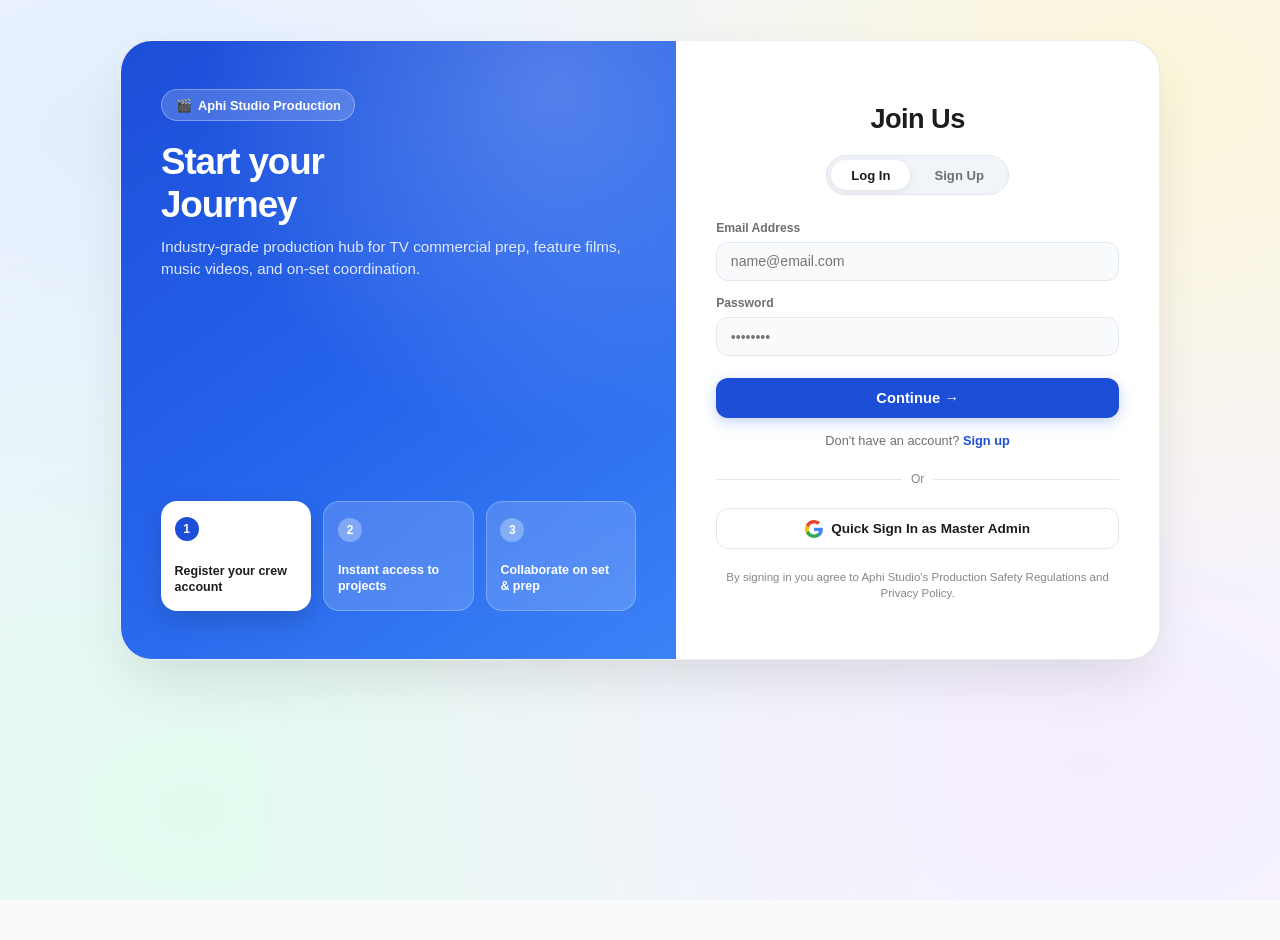
<file: index.html>
<!DOCTYPE html>
<html lang="en">
<head>
  <meta charset="UTF-8">
  <meta name="viewport" content="width=device-width, initial-scale=1.0">
  <title>Aphi Studio Production — Film, TVC & Commercial Production Hub</title>
  <style>
:root {
  --bg-canvas: #f8fafc;
  --apple-dark: #1d1d1f;
  --apple-blue: #0071e3;
  --apple-blue-hover: #0077ed;
  --apple-blue-deep: #1d4ed8;
  --apple-text-sub: #6e6e73;
  --apple-text-tertiary: #86868b;
  --apple-border: #e5e5ea;
  
  --glass-surface: rgba(255, 255, 255, 0.88);
  --glass-border: rgba(255, 255, 255, 0.95);
  --glass-shadow: 0 10px 30px -4px rgba(0, 0, 0, 0.05), 0 2px 6px -1px rgba(0, 0, 0, 0.02);

  --accent-gold: #b45309;
  --accent-gold-bg: rgba(245, 158, 11, 0.1);
  --accent-green: #059669;
  --accent-green-bg: rgba(16, 185, 129, 0.1);
  --accent-red: #e11d48;
  --accent-red-bg: rgba(225, 29, 72, 0.1);
  --accent-purple: #7c3aed;
  --accent-purple-bg: rgba(124, 58, 237, 0.1);

  --radius-lg: 24px;
  --radius-md: 14px;
  --radius-sm: 8px;
  --radius-pill: 9999px;
  
  --font-family: -apple-system, BlinkMacSystemFont, "SF Pro Display", "SF Pro Text", "Segoe UI", Roboto, "Helvetica Neue", sans-serif;
  --font-mono: "SFMono-Regular", Menlo, Monaco, Consolas, monospace;
}

* { box-sizing: border-box; margin: 0; padding: 0; }

body {
  background-color: var(--bg-canvas);
  background-image: 
    radial-gradient(at 10% 15%, rgba(219, 234, 254, 0.75) 0px, transparent 55%),
    radial-gradient(at 90% 10%, rgba(254, 243, 199, 0.65) 0px, transparent 45%),
    radial-gradient(at 85% 85%, rgba(243, 232, 255, 0.7) 0px, transparent 55%),
    radial-gradient(at 15% 90%, rgba(209, 250, 229, 0.6) 0px, transparent 50%);
  background-attachment: fixed;
  color: var(--apple-dark);
  font-family: var(--font-family);
  line-height: 1.5;
  -webkit-font-smoothing: antialiased;
  min-height: 100vh;
}

/* Glass Panels */
.glass-panel {
  background: var(--glass-surface);
  backdrop-filter: blur(24px) saturate(180%);
  -webkit-backdrop-filter: blur(24px) saturate(180%);
  border: 1px solid var(--glass-border);
  box-shadow: var(--glass-shadow);
  border-radius: var(--radius-lg);
  position: relative;
  overflow: hidden;
}

/* App Header */
.app-header {
  position: sticky;
  top: 0;
  z-index: 100;
  background: rgba(255, 255, 255, 0.88);
  backdrop-filter: blur(20px) saturate(180%);
  -webkit-backdrop-filter: blur(20px) saturate(180%);
  border-bottom: 1px solid rgba(0, 0, 0, 0.06);
  padding: 0.75rem 2rem;
  display: flex;
  align-items: center;
  justify-content: space-between;
}

.brand-section {
  display: flex;
  align-items: center;
  gap: 0.85rem;
  cursor: pointer;
  user-select: none;
}

.brand-logo-glass {
  width: 36px;
  height: 36px;
  background: linear-gradient(135deg, #ffffff, #f0f4f9);
  border: 1px solid rgba(0, 0, 0, 0.08);
  box-shadow: 0 4px 12px rgba(0, 0, 0, 0.05);
  border-radius: 10px;
  display: flex;
  align-items: center;
  justify-content: center;
  font-size: 1.2rem;
}

.brand-text h1 {
  font-size: 1.05rem;
  font-weight: 700;
  letter-spacing: -0.02em;
  color: var(--apple-dark);
}

.brand-text p {
  font-size: 0.72rem;
  color: var(--apple-text-sub);
}

.header-search-bar {
  display: flex;
  align-items: center;
  background: rgba(0, 0, 0, 0.04);
  border: 1px solid rgba(0, 0, 0, 0.06);
  border-radius: var(--radius-pill);
  padding: 0.35rem 0.85rem;
  width: 260px;
}

.header-search-bar input {
  border: none;
  background: transparent;
  outline: none;
  font-size: 0.82rem;
  width: 100%;
  margin-left: 0.4rem;
  font-family: inherit;
}

.header-controls {
  display: flex;
  align-items: center;
  gap: 0.6rem;
}

.user-profile-badge {
  display: flex;
  align-items: center;
  gap: 0.5rem;
  background: rgba(0, 0, 0, 0.04);
  padding: 0.35rem 0.85rem;
  border-radius: var(--radius-pill);
  font-size: 0.82rem;
  font-weight: 600;
  border: 1px solid rgba(0, 0, 0, 0.06);
}

/* Buttons */
.btn {
  display: inline-flex;
  align-items: center;
  justify-content: center;
  gap: 0.4rem;
  padding: 0.45rem 1rem;
  font-size: 0.85rem;
  font-weight: 600;
  border-radius: var(--radius-pill);
  border: 1px solid transparent;
  cursor: pointer;
  transition: all 0.2s cubic-bezier(0.16, 1, 0.3, 1);
  text-decoration: none;
  font-family: inherit;
}

.btn:active { transform: scale(0.97); }

.btn-primary {
  background: var(--apple-blue-deep);
  color: #ffffff;
  box-shadow: 0 4px 14px rgba(29, 78, 216, 0.28);
}
.btn-primary:hover {
  background: #1e40af;
  box-shadow: 0 6px 18px rgba(29, 78, 216, 0.38);
}

.btn-glass {
  background: rgba(255, 255, 255, 0.85);
  color: var(--apple-dark);
  border: 1px solid rgba(0, 0, 0, 0.08);
  box-shadow: 0 2px 6px rgba(0, 0, 0, 0.03);
}
.btn-glass:hover {
  background: #ffffff;
  border-color: rgba(0, 0, 0, 0.15);
}

.btn-admin-glass {
  background: var(--accent-purple-bg);
  color: var(--accent-purple);
  border: 1px solid rgba(124, 58, 237, 0.25);
  box-shadow: 0 2px 6px rgba(124, 58, 237, 0.08);
}
.btn-admin-glass:hover { background: rgba(124, 58, 237, 0.18); }

.btn-danger-glass {
  background: var(--accent-red-bg);
  color: var(--accent-red);
  border: 1px solid rgba(225, 29, 72, 0.2);
}
.btn-danger-glass:hover { background: rgba(225, 29, 72, 0.15); }
.btn-sm { padding: 0.3rem 0.75rem; font-size: 0.78rem; }

/* Badges */
.badge {
  display: inline-flex;
  align-items: center;
  gap: 0.3rem;
  padding: 0.2rem 0.6rem;
  border-radius: var(--radius-pill);
  font-size: 0.72rem;
  font-weight: 600;
  letter-spacing: 0.02em;
}
.badge-blue { background: rgba(0, 113, 227, 0.08); color: var(--apple-blue); }
.badge-gold { background: var(--accent-gold-bg); color: var(--accent-gold); }
.badge-green { background: var(--accent-green-bg); color: var(--accent-green); }
.badge-purple { background: var(--accent-purple-bg); color: var(--accent-purple); }
.badge-red { background: var(--accent-red-bg); color: var(--accent-red); }

/* Main Wrapper */
.app-wrapper {
  max-width: 1360px;
  margin: 1.5rem auto;
  padding: 0 1.5rem 3rem 1.5rem;
}

/* ========================================================
   VIEW 0: AUTHENTICATION (IMAGE 2 REFERENCE: _123456.jpeg)
   ======================================================== */
.auth-split-wrapper {
  max-width: 1040px;
  min-height: 620px;
  margin: 2.5rem auto;
  background: #ffffff;
  border-radius: 32px;
  box-shadow: 0 25px 60px -12px rgba(0, 0, 0, 0.12), 0 0 1px rgba(0,0,0,0.1);
  display: grid;
  grid-template-columns: 1.15fr 1fr;
  overflow: hidden;
  border: 1px solid rgba(0, 0, 0, 0.06);
}

@media (max-width: 900px) {
  .auth-split-wrapper { grid-template-columns: 1fr; }
  .auth-left-banner { display: none; }
}

/* Left Banner (Blue Gradient + Steps) */
.auth-left-banner {
  background: linear-gradient(145deg, #1d4ed8 0%, #2563eb 50%, #3b82f6 100%);
  padding: 3rem 2.5rem;
  color: #ffffff;
  display: flex;
  flex-direction: column;
  justify-content: space-between;
  position: relative;
  overflow: hidden;
}

.auth-left-banner::before {
  content: "";
  position: absolute;
  top: -20%;
  left: -20%;
  width: 140%;
  height: 140%;
  background: radial-gradient(circle at 70% 20%, rgba(255, 255, 255, 0.22) 0%, transparent 40%);
  pointer-events: none;
}

.auth-left-top .auth-pill-tag {
  display: inline-flex;
  align-items: center;
  gap: 0.4rem;
  background: rgba(255, 255, 255, 0.18);
  backdrop-filter: blur(12px);
  border: 1px solid rgba(255, 255, 255, 0.3);
  padding: 0.35rem 0.85rem;
  border-radius: var(--radius-pill);
  font-size: 0.8rem;
  font-weight: 600;
  margin-bottom: 1.25rem;
}

.auth-left-top h2 {
  font-size: 2.3rem;
  font-weight: 800;
  letter-spacing: -0.03em;
  line-height: 1.15;
  margin-bottom: 0.6rem;
}

.auth-left-top p {
  font-size: 0.95rem;
  color: rgba(255, 255, 255, 0.85);
  line-height: 1.5;
}

/* 3 Step Cards on Left Side */
.auth-steps-grid {
  display: grid;
  grid-template-columns: repeat(3, 1fr);
  gap: 0.75rem;
  margin-top: 2rem;
}

.auth-step-card {
  border-radius: 16px;
  padding: 1rem 0.85rem;
  display: flex;
  flex-direction: column;
  justify-content: space-between;
  min-height: 110px;
}

.auth-step-active {
  background: #ffffff;
  color: var(--apple-dark);
  box-shadow: 0 10px 25px rgba(0, 0, 0, 0.15);
}

.auth-step-glass {
  background: rgba(255, 255, 255, 0.16);
  backdrop-filter: blur(12px);
  border: 1px solid rgba(255, 255, 255, 0.25);
  color: #ffffff;
}

.auth-step-num {
  width: 24px;
  height: 24px;
  border-radius: var(--radius-pill);
  display: flex;
  align-items: center;
  justify-content: center;
  font-size: 0.75rem;
  font-weight: 800;
  margin-bottom: 0.5rem;
}

.auth-step-active .auth-step-num { background: #1d4ed8; color: #ffffff; }
.auth-step-glass .auth-step-num { background: rgba(255, 255, 255, 0.3); color: #ffffff; }

.auth-step-text {
  font-size: 0.78rem;
  font-weight: 600;
  line-height: 1.3;
}

/* Right Side: Clean Form */
.auth-right-form {
  padding: 3rem 2.5rem;
  display: flex;
  flex-direction: column;
  justify-content: center;
}

.auth-right-header {
  margin-bottom: 1.5rem;
  text-align: center;
}

.auth-right-header h3 {
  font-size: 1.7rem;
  font-weight: 800;
  letter-spacing: -0.02em;
  color: var(--apple-dark);
}

.auth-tabs-pill {
  background: #f1f5f9;
  border-radius: var(--radius-pill);
  padding: 0.25rem;
  display: inline-flex;
  gap: 0.25rem;
  margin: 1rem auto 0 auto;
  border: 1px solid #e2e8f0;
}

.auth-tab-btn {
  background: transparent;
  border: none;
  padding: 0.45rem 1.25rem;
  font-size: 0.82rem;
  font-weight: 600;
  border-radius: var(--radius-pill);
  color: var(--apple-text-sub);
  cursor: pointer;
  transition: all 0.2s cubic-bezier(0.16, 1, 0.3, 1);
  font-family: inherit;
}

.auth-tab-btn.active {
  background: #ffffff;
  color: var(--apple-dark);
  box-shadow: 0 2px 8px rgba(0, 0, 0, 0.08);
}

.auth-alert {
  padding: 0.7rem 0.9rem;
  border-radius: var(--radius-md);
  font-size: 0.82rem;
  margin-bottom: 1rem;
  text-align: left;
  display: none;
}
.auth-alert-error { background: var(--accent-red-bg); color: var(--accent-red); border: 1px solid rgba(225, 29, 72, 0.2); }
.auth-alert-warning { background: var(--accent-gold-bg); color: var(--accent-gold); border: 1px solid rgba(245, 158, 11, 0.25); }
.auth-alert-success { background: var(--accent-green-bg); color: var(--accent-green); border: 1px solid rgba(16, 185, 129, 0.25); }

/* Form Control Apple style */
.apple-input-group {
  margin-bottom: 0.85rem;
  text-align: left;
}

.apple-input-group label {
  display: block;
  font-size: 0.76rem;
  font-weight: 600;
  color: var(--apple-text-sub);
  margin-bottom: 0.3rem;
}

.apple-input-control {
  width: 100%;
  background: #f8fafc;
  border: 1px solid #e2e8f0;
  border-radius: 12px;
  padding: 0.65rem 0.85rem;
  font-size: 0.88rem;
  font-family: inherit;
  color: var(--apple-dark);
  transition: all 0.15s ease;
}

.apple-input-control:focus {
  outline: none;
  background: #ffffff;
  border-color: #1d4ed8;
  box-shadow: 0 0 0 3px rgba(29, 78, 216, 0.15);
}

.btn-continue {
  width: 100%;
  background: #1d4ed8;
  color: #ffffff;
  border: none;
  padding: 0.75rem;
  font-size: 0.92rem;
  font-weight: 600;
  border-radius: 12px;
  cursor: pointer;
  transition: all 0.2s ease;
  margin-top: 0.5rem;
  box-shadow: 0 4px 14px rgba(29, 78, 216, 0.25);
}
.btn-continue:hover {
  background: #1e40af;
  box-shadow: 0 6px 18px rgba(29, 78, 216, 0.35);
}

.auth-divider {
  display: flex;
  align-items: center;
  text-align: center;
  margin: 1.25rem 0;
  color: var(--apple-text-tertiary);
  font-size: 0.75rem;
}
.auth-divider::before, .auth-divider::after {
  content: "";
  flex: 1;
  border-bottom: 1px solid #e2e8f0;
}
.auth-divider:not(:empty)::before { margin-right: 0.75em; }
.auth-divider:not(:empty)::after { margin-left: 0.75em; }

.btn-google-sign {
  width: 100%;
  background: #ffffff;
  border: 1px solid #e2e8f0;
  border-radius: 12px;
  padding: 0.65rem;
  font-size: 0.85rem;
  font-weight: 600;
  color: var(--apple-dark);
  cursor: pointer;
  display: flex;
  align-items: center;
  justify-content: center;
  gap: 0.5rem;
  transition: all 0.15s ease;
}
.btn-google-sign:hover { background: #f8fafc; border-color: #cbd5e1; }

.auth-disclaimer {
  font-size: 0.72rem;
  color: var(--apple-text-tertiary);
  text-align: center;
  margin-top: 1.25rem;
  line-height: 1.4;
}

/* ========================================================
   VIEW 1: DASHBOARD UI (IMAGE 4 REFERENCE: _ (8).jpeg)
   ======================================================== */
.dashboard-greeting-header {
  margin-bottom: 1.75rem;
}

.dashboard-greeting-header h2 {
  font-size: 1.95rem;
  font-weight: 800;
  letter-spacing: -0.03em;
  color: var(--apple-dark);
}

.dashboard-greeting-header p {
  font-size: 0.95rem;
  color: var(--apple-text-sub);
  margin-top: 0.2rem;
}

/* 2 Large Action Cards (Image 4) */
.action-hero-cards-grid {
  display: grid;
  grid-template-columns: repeat(2, 1fr);
  gap: 1.25rem;
  margin-bottom: 2.25rem;
}

@media (max-width: 850px) {
  .action-hero-cards-grid { grid-template-columns: 1fr; }
}

.action-card-blue {
  background: linear-gradient(135deg, #1d4ed8 0%, #3b82f6 100%);
  border-radius: 24px;
  padding: 2rem;
  color: #ffffff;
  display: flex;
  justify-content: space-between;
  align-items: center;
  box-shadow: 0 12px 30px rgba(29, 78, 216, 0.25);
  position: relative;
  overflow: hidden;
}

.action-card-blue h3 {
  font-size: 1.35rem;
  font-weight: 800;
  margin-bottom: 0.4rem;
}

.action-card-blue p {
  font-size: 0.85rem;
  color: rgba(255, 255, 255, 0.88);
  max-width: 320px;
  margin-bottom: 1.25rem;
}

.action-card-green {
  background: linear-gradient(135deg, #059669 0%, #10b981 100%);
  border-radius: 24px;
  padding: 2rem;
  color: #ffffff;
  display: flex;
  justify-content: space-between;
  align-items: center;
  box-shadow: 0 12px 30px rgba(5, 150, 105, 0.25);
  position: relative;
  overflow: hidden;
}

.action-card-green h3 {
  font-size: 1.35rem;
  font-weight: 800;
  margin-bottom: 0.4rem;
}

.action-card-green p {
  font-size: 0.85rem;
  color: rgba(255, 255, 255, 0.88);
  max-width: 320px;
  margin-bottom: 1.25rem;
}

/* 3D Visual folder artwork inside action cards */
.action-art-icon {
  font-size: 4.5rem;
  opacity: 0.95;
  filter: drop-shadow(0 10px 18px rgba(0, 0, 0, 0.2));
  transform: rotate(-6deg);
  transition: transform 0.3s ease;
  user-select: none;
}
.action-card-blue:hover .action-art-icon, .action-card-green:hover .action-art-icon {
  transform: rotate(0deg) scale(1.08);
}

/* ========================================================
   FOLDER PROJECT CARDS (IMAGE 3 REFERENCE: (1) Home _ X.jpeg)
   ======================================================== */
.folder-grid-section-header {
  display: flex;
  justify-content: space-between;
  align-items: center;
  margin-bottom: 1.25rem;
}

.folder-projects-grid {
  display: grid;
  grid-template-columns: repeat(auto-fill, minmax(290px, 1fr));
  gap: 1.75rem;
  margin-bottom: 2.5rem;
}

.folder-card {
  width: 100%;
  height: 310px;
  border-radius: 28px;
  position: relative;
  overflow: hidden;
  box-shadow: 0 12px 32px rgba(0, 0, 0, 0.1);
  cursor: pointer;
  transition: all 0.3s cubic-bezier(0.16, 1, 0.3, 1);
  display: flex;
  flex-direction: column;
  justify-content: flex-end;
  border: 1px solid rgba(0, 0, 0, 0.06);
}

.folder-card:hover {
  transform: translateY(-6px);
  box-shadow: 0 20px 42px rgba(0, 0, 0, 0.16);
}

/* Themes for folder top gradients */
.theme-gradient-blue {
  background: linear-gradient(135deg, #1d4ed8 0%, #3b82f6 50%, #93c5fd 100%);
}
.theme-gradient-red {
  background: linear-gradient(135deg, #b91c1c 0%, #ef4444 50%, #fca5a5 100%);
}
.theme-gradient-purple {
  background: linear-gradient(135deg, #6d28d9 0%, #8b5cf6 50%, #c4b5fd 100%);
}
.theme-gradient-green {
  background: linear-gradient(135deg, #047857 0%, #10b981 50%, #6ee7b7 100%);
}

/* 3 White Document Sheets Peeking Out */
.peeking-sheets-wrapper {
  position: absolute;
  top: 32px;
  left: 18px;
  right: 18px;
  height: 140px;
  pointer-events: none;
}

.peeking-sheet {
  position: absolute;
  background: #ffffff;
  border-radius: 8px;
  box-shadow: 0 4px 12px rgba(0, 0, 0, 0.14);
  border: 1px solid rgba(0, 0, 0, 0.08);
  padding: 10px 8px;
  transition: transform 0.3s cubic-bezier(0.16, 1, 0.3, 1);
}

.paper-line {
  height: 3px;
  background: #e2e8f0;
  border-radius: 2px;
  margin-bottom: 6px;
}

.sheet-left {
  width: 90px;
  height: 110px;
  left: 12px;
  top: 15px;
  transform: rotate(-10deg);
}

.sheet-right {
  width: 90px;
  height: 110px;
  right: 15px;
  top: 12px;
  transform: rotate(8deg);
}

.sheet-center {
  width: 100px;
  height: 120px;
  left: 50%;
  top: 0px;
  transform: translateX(-50%) rotate(-1deg);
  z-index: 2;
}

.folder-card:hover .sheet-left { transform: rotate(-14deg) translateY(-8px); }
.folder-card:hover .sheet-right { transform: rotate(12deg) translateY(-8px); }
.folder-card:hover .sheet-center { transform: translateX(-50%) rotate(0deg) translateY(-12px); }

/* The Dark Folder Pocket (Bottom Half) with Tab Cut */
.folder-dark-pocket {
  position: relative;
  z-index: 5;
  background: #18181b;
  color: #ffffff;
  padding: 1.25rem 1.25rem 1.15rem 1.25rem;
  border-radius: 0 0 28px 28px;
  box-shadow: 0 -4px 14px rgba(0, 0, 0, 0.2);
}

.folder-pocket-tab-cut {
  position: absolute;
  top: -24px;
  left: 0;
  width: 58%;
  height: 25px;
  background: #18181b;
  border-top-left-radius: 14px;
  border-top-right-radius: 16px;
}

.folder-pocket-tab-cut::after {
  content: "";
  position: absolute;
  right: -16px;
  bottom: 0;
  width: 16px;
  height: 16px;
  background: radial-gradient(circle at 100% 0%, transparent 16px, #18181b 16px);
}

.folder-title-row {
  display: flex;
  justify-content: space-between;
  align-items: flex-start;
  margin-bottom: 0.25rem;
}

.folder-title-row h4 {
  font-size: 1.05rem;
  font-weight: 700;
  color: #ffffff;
  white-space: nowrap;
  overflow: hidden;
  text-overflow: ellipsis;
  max-width: 220px;
}

.folder-subtext {
  font-size: 0.78rem;
  color: #a1a1aa;
  margin-bottom: 1rem;
}

.folder-footer-stats {
  display: flex;
  justify-content: space-between;
  align-items: center;
  font-size: 0.76rem;
  color: #a1a1aa;
  border-top: 1px solid rgba(255, 255, 255, 0.08);
  padding-top: 0.65rem;
}

/* ========================================================
   LOWER DASHBOARD TABLES (IMAGE 4 SPLIT SECTION)
   ======================================================== */
.dashboard-lower-grid {
  display: grid;
  grid-template-columns: 1.2fr 1fr;
  gap: 1.5rem;
}

@media (max-width: 900px) {
  .dashboard-lower-grid { grid-template-columns: 1fr; }
}

.drafts-card-list {
  display: flex;
  flex-direction: column;
  gap: 0.6rem;
}

.draft-item-row {
  display: flex;
  justify-content: space-between;
  align-items: center;
  padding: 0.75rem 1rem;
  background: rgba(255, 255, 255, 0.7);
  border: 1px solid rgba(0, 0, 0, 0.06);
  border-radius: 12px;
  transition: all 0.15s ease;
}
.draft-item-row:hover {
  background: #ffffff;
  border-color: rgba(0, 113, 227, 0.3);
  box-shadow: 0 4px 12px rgba(0,0,0,0.03);
}

.draft-item-left {
  display: flex;
  align-items: center;
  gap: 0.75rem;
}

.draft-icon-box {
  width: 32px;
  height: 32px;
  background: #f1f5f9;
  border-radius: 8px;
  display: flex;
  align-items: center;
  justify-content: center;
  font-size: 1rem;
}

.timeline-feed-item {
  display: flex;
  gap: 0.85rem;
  margin-bottom: 1rem;
  font-size: 0.82rem;
}

/* Workspace Styles */
.workspace-header {
  margin-bottom: 1.25rem;
  padding: 1.25rem 1.75rem;
  display: flex;
  justify-content: space-between;
  align-items: center;
}

.workspace-breadcrumb {
  display: flex;
  align-items: center;
  gap: 0.75rem;
}

.workspace-title-box h2 {
  font-size: 1.35rem;
  font-weight: 800;
  letter-spacing: -0.02em;
}

.workspace-title-box p {
  font-size: 0.8rem;
  color: var(--apple-text-sub);
}

.segmented-tabs-bar {
  background: rgba(0, 0, 0, 0.05);
  padding: 0.25rem;
  border-radius: var(--radius-pill);
  display: inline-flex;
  gap: 0.25rem;
  margin-bottom: 1.5rem;
  border: 1px solid rgba(0, 0, 0, 0.04);
}

.seg-tab-btn {
  background: transparent;
  border: none;
  padding: 0.45rem 1rem;
  font-size: 0.82rem;
  font-weight: 600;
  border-radius: var(--radius-pill);
  color: var(--apple-text-sub);
  cursor: pointer;
  transition: all 0.2s cubic-bezier(0.16, 1, 0.3, 1);
  font-family: inherit;
  white-space: nowrap;
}

.seg-tab-btn:hover { color: var(--apple-dark); }
.seg-tab-btn.active {
  background: #ffffff;
  color: var(--apple-dark);
  box-shadow: 0 2px 8px rgba(0, 0, 0, 0.08);
}

.tab-pane { display: none; }
.tab-pane.active { display: block; }

.glass-card-compact {
  background: var(--glass-surface);
  backdrop-filter: blur(20px) saturate(180%);
  -webkit-backdrop-filter: blur(20px) saturate(180%);
  border: 1px solid var(--glass-border);
  box-shadow: var(--glass-shadow);
  border-radius: var(--radius-md);
  padding: 1.15rem;
  margin-bottom: 1.15rem;
}

.card-title-row {
  display: flex;
  justify-content: space-between;
  align-items: center;
  margin-bottom: 0.85rem;
  padding-bottom: 0.6rem;
  border-bottom: 1px solid rgba(0, 0, 0, 0.06);
}

.card-title-row h3 {
  font-size: 0.95rem;
  font-weight: 700;
  color: var(--apple-dark);
}

.grid-2 { display: grid; grid-template-columns: repeat(2, 1fr); gap: 1.15rem; }
.grid-3 { display: grid; grid-template-columns: repeat(3, 1fr); gap: 1.15rem; }
.grid-4 { display: grid; grid-template-columns: repeat(4, 1fr); gap: 1rem; }

@media (max-width: 960px) {
  .grid-2, .grid-3, .grid-4 { grid-template-columns: 1fr; }
}

.table-wrap { width: 100%; overflow-x: auto; }
.apple-table { width: 100%; border-collapse: collapse; font-size: 0.82rem; text-align: left; }
.apple-table th {
  background: rgba(0, 0, 0, 0.02);
  color: var(--apple-text-sub);
  font-weight: 600;
  font-size: 0.72rem;
  text-transform: uppercase;
  letter-spacing: 0.04em;
  padding: 0.6rem 0.75rem;
  border-bottom: 1px solid rgba(0, 0, 0, 0.08);
}
.apple-table td {
  padding: 0.65rem 0.75rem;
  border-bottom: 1px solid rgba(0, 0, 0, 0.05);
  vertical-align: middle;
}
.apple-table tr:hover td { background: rgba(0, 113, 227, 0.02); }

.scene-strip-card {
  background: rgba(255, 255, 255, 0.75);
  border: 1px solid rgba(0, 0, 0, 0.06);
  border-radius: var(--radius-md);
  margin-bottom: 0.85rem;
  overflow: hidden;
}
.scene-strip-head {
  background: rgba(0, 0, 0, 0.02);
  padding: 0.7rem 0.9rem;
  display: flex;
  justify-content: space-between;
  align-items: center;
  border-bottom: 1px solid rgba(0, 0, 0, 0.05);
}
.scene-strip-body { padding: 0.85rem 1rem; }
.tag-bubble-row { display: flex; flex-wrap: wrap; gap: 0.3rem; margin-top: 0.4rem; }
.tag-bubble {
  font-size: 0.72rem;
  background: rgba(0, 0, 0, 0.04);
  padding: 0.15rem 0.5rem;
  border-radius: var(--radius-pill);
  color: var(--apple-dark);
}

.form-group { margin-bottom: 0.85rem; text-align: left; }
.form-label { display: block; font-size: 0.74rem; font-weight: 600; color: var(--apple-text-sub); margin-bottom: 0.3rem; }
.form-control {
  width: 100%;
  background: rgba(255, 255, 255, 0.9);
  border: 1px solid rgba(0, 0, 0, 0.12);
  border-radius: var(--radius-sm);
  padding: 0.5rem 0.75rem;
  font-size: 0.85rem;
  font-family: inherit;
  color: var(--apple-dark);
}
.form-control:focus { outline: none; border-color: var(--apple-blue); box-shadow: 0 0 0 3px rgba(0, 113, 227, 0.15); background: #ffffff; }

/* Modals */
.modal-backdrop {
  display: none;
  position: fixed;
  inset: 0;
  background: rgba(0, 0, 0, 0.35);
  backdrop-filter: blur(12px);
  -webkit-backdrop-filter: blur(12px);
  z-index: 999;
  align-items: center;
  justify-content: center;
}

.modal-glass-content {
  background: rgba(255, 255, 255, 0.94);
  backdrop-filter: blur(30px);
  -webkit-backdrop-filter: blur(30px);
  border: 1px solid rgba(255, 255, 255, 0.9);
  box-shadow: 0 24px 64px rgba(0, 0, 0, 0.15);
  border-radius: var(--radius-lg);
  width: 90%;
  max-width: 680px;
  max-height: 88vh;
  overflow-y: auto;
  padding: 1.5rem;
}

.modal-header-row {
  display: flex;
  justify-content: space-between;
  align-items: center;
  margin-bottom: 1rem;
  padding-bottom: 0.6rem;
  border-bottom: 1px solid rgba(0, 0, 0, 0.08);
}

.close-btn { background: none; border: none; font-size: 1.25rem; color: var(--apple-text-sub); cursor: pointer; }

/* Call Sheet Document Preview */
.callsheet-sheet-card {
  background: #ffffff;
  color: #111827;
  border: 1px solid rgba(0, 0, 0, 0.1);
  box-shadow: 0 8px 30px rgba(0, 0, 0, 0.06);
  border-radius: 8px;
  max-width: 960px;
  margin: 0 auto;
  padding: 2rem;
  font-family: Arial, Helvetica, sans-serif;
  font-size: 12px;
}
.cs-header { border-bottom: 3px solid #111827; padding-bottom: 0.75rem; margin-bottom: 1rem; }
.cs-title-bar { display: flex; justify-content: space-between; align-items: flex-start; margin-bottom: 0.5rem; }
.cs-main-title { font-size: 20px; font-weight: 900; text-transform: uppercase; }
.cs-badge-day { background: #111827; color: #fff; padding: 4px 10px; font-size: 13px; font-weight: 800; }
.cs-sub-bar { display: flex; justify-content: space-between; font-size: 11px; font-weight: bold; }
.cs-info-grid { display: grid; grid-template-columns: 2fr 1fr; gap: 10px; margin-bottom: 1rem; }
.cs-box { border: 1px solid #9ca3af; padding: 8px 10px; background: #f9fafb; }
.cs-box-title { font-size: 10px; font-weight: 800; text-transform: uppercase; color: #4b5563; margin-bottom: 4px; border-bottom: 1px solid #e5e7eb; padding-bottom: 2px; }
.cs-hospital-box { background: #fef2f2; border: 2px solid #ef4444; }
.cs-hospital-title { color: #dc2626; font-weight: 900; }
.cs-table { width: 100%; border-collapse: collapse; margin-bottom: 1rem; font-size: 11px; }
.cs-table th { background: #1f2937; color: #ffffff; text-align: left; padding: 5px 8px; font-weight: bold; font-size: 10px; text-transform: uppercase; }
.cs-table td { padding: 6px 8px; border-bottom: 1px solid #e5e7eb; vertical-align: middle; }
.cs-table tr:nth-child(even) td { background: #f9fafb; }
.cs-footer { border-top: 2px solid #111827; padding-top: 8px; display: flex; justify-content: space-between; font-size: 10px; color: #4b5563; }

/* ========================================================
   PRINT STYLES - DUAL MODE (CALL SHEET VS STORYBOARD DECK)
   ======================================================== */
@media print {
  body {
    background: #ffffff !important;
    color: #000000 !important;
  }

  .no-print,
  .app-header,
  .segmented-tabs-bar,
  .modal-backdrop,
  .btn,
  .btn-sm,
  .btn-primary,
  .btn-glass,
  .btn-danger-glass,
  .btn-admin-glass,
  .header-controls {
    display: none !important;
  }

  .app-wrapper {
    margin: 0 !important;
    padding: 0 !important;
    max-width: 100% !important;
  }

  #view-auth,
  #view-landing {
    display: none !important;
  }

  #view-workspace {
    display: block !important;
    padding: 0 !important;
  }

  .tab-pane {
    display: none !important;
  }

  /* ----------------------------------------------------
     MODE A: STORYBOARD DECK PRINTING (Landscape 2x2 Grid)
     ---------------------------------------------------- */
  body.printing-storyboard #tab-storyboard {
    display: block !important;
    padding: 0 !important;
    margin: 0 !important;
  }

  body.printing-storyboard #tab-callsheet {
    display: none !important;
  }

  body.printing-storyboard .storyboard-print-header {
    display: block !important;
    margin-bottom: 1.25rem !important;
    padding-bottom: 0.75rem !important;
    border-bottom: 2px solid #0f172a !important;
  }

  body.printing-storyboard .glass-card-compact {
    border: none !important;
    box-shadow: none !important;
    padding: 0 !important;
    background: transparent !important;
  }

  body.printing-storyboard .storyboard-grid {
    display: grid !important;
    grid-template-columns: repeat(2, 1fr) !important;
    gap: 1.25rem !important;
    page-break-inside: auto !important;
  }

  body.printing-storyboard .storyboard-card {
    break-inside: avoid !important;
    page-break-inside: avoid !important;
    border: 1px solid #cbd5e1 !important;
    box-shadow: none !important;
    border-radius: 12px !important;
    background: #ffffff !important;
    margin-bottom: 0.5rem !important;
  }

  body.printing-storyboard .storyboard-frame-box {
    aspect-ratio: 16 / 9 !important;
    background: #0f172a !important;
    -webkit-print-color-adjust: exact !important;
    print-color-adjust: exact !important;
  }

  body.printing-storyboard .sb-shot-badge {
    background: #0f172a !important;
    color: #ffffff !important;
    -webkit-print-color-adjust: exact !important;
    print-color-adjust: exact !important;
    font-size: 0.8rem !important;
    font-weight: 800 !important;
  }

  body.printing-storyboard .sb-footer-meta div {
    display: none !important;
  }

  /* ----------------------------------------------------
     MODE B: CALL SHEET PRINTING (Portrait A4 Standard)
     ---------------------------------------------------- */
  body:not(.printing-storyboard) #tab-callsheet {
    display: block !important;
  }

  body:not(.printing-storyboard) #tab-storyboard {
    display: none !important;
  }

  .callsheet-sheet-card {
    border: none !important;
    box-shadow: none !important;
    padding: 0 !important;
    width: 100% !important;
  }

  .cs-table th {
    background: #111827 !important;
    color: #ffffff !important;
    -webkit-print-color-adjust: exact !important;
    print-color-adjust: exact !important;
  }

  .cs-hospital-box {
    background: #fff5f5 !important;
    border: 2px solid #b91c1c !important;
    -webkit-print-color-adjust: exact !important;
    print-color-adjust: exact !important;
  }

  .cs-badge-day {
    background: #111827 !important;
    color: #ffffff !important;
    -webkit-print-color-adjust: exact !important;
    print-color-adjust: exact !important;
  }
}

/* Page rules */
@page {
  margin: 10mm;
}
  </style>
</head>
<body>

  <!-- Top Glass Navigation (Shown when logged in) -->
  <header class="app-header" id="main-header" style="display: none;">
    <div class="brand-section" onclick="app.navToLanding()">
      <div class="brand-logo-glass">🎬</div>
      <div class="brand-text">
        <h1>Aphi Studio Production</h1>
        <p>Film, TVC & Commercial Production Hub</p>
      </div>
    </div>

    <!-- Search bar (Image 4 reference) -->
    <div class="header-search-bar no-print" id="header-search-wrap">
      <span>🔍</span>
      <input type="text" id="project-search-input" placeholder="Search projects, scenes..." oninput="app.handleSearch(this.value)">
    </div>

    <!-- Header Controls & User Session -->
    <div class="header-controls no-print" id="header-user-controls">
      <!-- Populated via JS -->
    </div>
  </header>

  <!-- Main Application Wrapper -->
  <div class="app-wrapper">

    <!-- ========================================================
         VIEW 0: AUTHENTICATION (IMAGE 2 REFERENCE)
         ======================================================== -->
    <div id="view-auth">
      <div class="auth-split-wrapper">
        
        <!-- Left Side: Cobalt Blue Gradient & Journey Steps -->
        <div class="auth-left-banner">
          <div class="auth-left-top">
            <div class="auth-pill-tag">
              <span>🎬</span> Aphi Studio Production
            </div>
            <h2>Start your<br>Journey</h2>
            <p>Industry-grade production hub for TV commercial prep, feature films, music videos, and on-set coordination.</p>
          </div>

          <div class="auth-steps-grid">
            <div class="auth-step-card auth-step-active">
              <div class="auth-step-num">1</div>
              <div class="auth-step-text">Register your crew account</div>
            </div>
            <div class="auth-step-card auth-step-glass">
              <div class="auth-step-num">2</div>
              <div class="auth-step-text">Instant access to projects</div>
            </div>
            <div class="auth-step-card auth-step-glass">
              <div class="auth-step-num">3</div>
              <div class="auth-step-text">Collaborate on set & prep</div>
            </div>
          </div>
        </div>

        <!-- Right Side: Clean Apple Form (Image 2) -->
        <div class="auth-right-form">
          <div class="auth-right-header">
            <h3 id="auth-title-text">Join Us</h3>
            
            <div class="auth-tabs-pill">
              <button type="button" class="auth-tab-btn active" id="btn-tab-login" onclick="app.switchAuthTab('login')">Log In</button>
              <button type="button" class="auth-tab-btn" id="btn-tab-signup" onclick="app.switchAuthTab('signup')">Sign Up</button>
            </div>
          </div>

          <!-- Alert box -->
          <div class="auth-alert" id="auth-alert-box"></div>

          <!-- LOGIN FORM -->
          <form id="form-login" onsubmit="event.preventDefault(); app.handleLogin();">
            <div class="apple-input-group">
              <label>Email Address</label>
              <input type="email" class="apple-input-control" id="login-email" required placeholder="name@email.com">
            </div>
            <div class="apple-input-group">
              <label>Password</label>
              <input type="password" class="apple-input-control" id="login-password" required placeholder="••••••••">
            </div>
            
            <button type="submit" class="btn-continue">Continue →</button>

            <div style="text-align: center; margin-top: 0.85rem; font-size: 0.8rem; color: var(--apple-text-sub);">
              Don't have an account? <a href="javascript:void(0)" onclick="app.switchAuthTab('signup')" style="color: #1d4ed8; font-weight:600; text-decoration:none;">Sign up</a>
            </div>

            <div class="auth-divider">Or</div>

            <button type="button" class="btn-google-sign" onclick="app.quickDemoAdminLogin()">
              <svg width="18" height="18" viewBox="0 0 24 24"><path fill="#4285F4" d="M23.745 12.27c0-.7-.06-1.4-.19-2.07H12v4.51h6.6c-.29 1.52-1.14 2.8-2.4 3.66v3.04h3.88c2.27-2.09 3.66-5.17 3.66-9.14z"/><path fill="#34A853" d="M12 24c3.24 0 5.95-1.08 7.93-2.91l-3.88-3.04c-1.08.72-2.45 1.16-4.05 1.16-3.12 0-5.77-2.1-6.72-4.93H1.25v3.13C3.25 21.36 7.33 24 12 24z"/><path fill="#FBBC05" d="M5.28 14.28c-.25-.72-.38-1.49-.38-2.28s.13-1.56.38-2.28V6.59H1.25C.45 8.18 0 9.99 0 12s.45 3.82 1.25 5.41l4.03-3.13z"/><path fill="#EA4335" d="M12 4.75c1.77 0 3.35.61 4.6 1.8l3.42-3.42C17.95 1.19 15.24 0 12 0 7.33 0 3.25 2.64 1.25 6.59l4.03 3.13c.95-2.83 3.6-4.93 6.72-4.93z"/></svg>
              Quick Sign In as Master Admin
            </button>

            <div class="auth-disclaimer">
              By signing in you agree to Aphi Studio's Production Safety Regulations and Privacy Policy.
            </div>
          </form>

          <!-- SIGN UP FORM -->
          <form id="form-signup" style="display: none;" onsubmit="event.preventDefault(); app.handleSignUp();">
            <div class="apple-input-group">
              <label>Full Name</label>
              <input type="text" class="apple-input-control" id="signup-name" required placeholder="Full Name">
            </div>
            <div class="apple-input-group">
              <label>Email Address</label>
              <input type="email" class="apple-input-control" id="signup-email" required placeholder="name@email.com">
            </div>
            <div class="apple-input-group">
              <label>Production Role / Department</label>
              <select class="apple-input-control" id="signup-role">
                <option value="Director">Director</option>
                <option value="Producer">Producer</option>
                <option value="1st Assistant Director">1st Assistant Director</option>
                <option value="2nd Assistant Director">2nd Assistant Director</option>
                <option value="Director of Photography">Director of Photography (DoP)</option>
                <option value="Camera Operator / 1st AC">Camera Operator / 1st AC</option>
                <option value="Gaffer (Chief Lighting Technician)">Gaffer (Chief Lighting Technician)</option>
                <option value="Key Grip">Key Grip</option>
                <option value="Sound Recordist / Mixer">Sound Recordist / Mixer</option>
                <option value="Production Designer / Art Dept">Production Designer / Art Dept</option>
                <option value="Wardrobe Stylist & MUA">Wardrobe Stylist & MUA</option>
                <option value="Unit Production Manager">Unit Production Manager</option>
                <option value="Cast / Lead Talent">Cast / Lead Talent</option>
              </select>
            </div>
            <div class="grid-2">
              <div class="apple-input-group">
                <label>Password</label>
                <input type="password" class="apple-input-control" id="signup-password" required placeholder="Min 6 characters">
              </div>
              <div class="apple-input-group">
                <label>Confirm</label>
                <input type="password" class="apple-input-control" id="signup-password-confirm" required placeholder="Repeat password">
              </div>
            </div>

            <button type="submit" class="btn-continue">Create Account & Join Production →</button>

            <div style="text-align: center; margin-top: 0.85rem; font-size: 0.8rem; color: var(--apple-text-sub);">
              Already have an account? <a href="javascript:void(0)" onclick="app.switchAuthTab('login')" style="color: #1d4ed8; font-weight:600; text-decoration:none;">Log in</a>
            </div>

            <div class="auth-disclaimer">
              Registering automatically adds you to the active production crew roster and directory.
            </div>
          </form>

        </div>
      </div>
    </div>


    <!-- ========================================================
         VIEW 1: LANDING & DASHBOARD
         ======================================================== -->
    <main id="view-landing" style="display: none;">
      
      <!-- Greeting Header (Image 4) -->
      <div class="dashboard-greeting-header">
        <h2 id="user-greeting-heading">Good morning, Producer 👋</h2>
        <p>What would you like to prepare today?</p>
      </div>

      <!-- Action Hero Cards (Image 4: Blue and Green Cards) -->
      <div class="action-hero-cards-grid">
        <!-- Blue Action Card -->
        <div class="action-card-blue">
          <div>
            <h3>Start a new project</h3>
            <p>Get started on a production process quickly and easily for TVC, Music Video, or Film.</p>
            <button class="btn btn-glass" style="background:#ffffff; color:#1d4ed8; font-weight:700; box-shadow:0 4px 12px rgba(0,0,0,0.15);" onclick="app.openNewProjectModal()">
              New Project →
            </button>
          </div>
          <div class="action-art-icon">📁</div>
        </div>

        <!-- Green Action Card -->
        <div class="action-card-green">
          <div>
            <div style="display:flex; align-items:center; gap:0.5rem; margin-bottom:0.4rem;">
              <span class="badge" style="background:#ffffff; color:#059669; font-weight:800; font-size:0.85rem; padding:0.25rem 0.65rem;" id="badge-total-callsheets">3</span>
              <h3 style="margin-bottom:0;">Call Sheets & Schedule</h3>
            </div>
            <p>View and print today's official call sheets, cast pickup times, and emergency safety info.</p>
            <button class="btn btn-glass" style="background:#ffffff; color:#059669; font-weight:700; box-shadow:0 4px 12px rgba(0,0,0,0.15);" onclick="app.openFirstProjectCallSheet()">
              View Call Sheets →
            </button>
          </div>
          <div class="action-art-icon">📋</div>
        </div>
      </div>

      <!-- FOLDER PROJECTS SECTION -->
      <section style="margin-bottom: 2.5rem;">
        <div class="folder-grid-section-header">
          <div>
            <h3 style="font-size: 1.25rem; font-weight: 800; letter-spacing: -0.02em;">📂 Production Folders</h3>
            <p style="font-size: 0.8rem; color: var(--apple-text-sub);">Select a production folder to open workspace.</p>
          </div>
          <button class="btn btn-glass btn-sm" onclick="app.openNewProjectModal()">+ New Project</button>
        </div>

        <!-- Physical Folder Cards Grid -->
        <div class="folder-projects-grid" id="folder-projects-container">
          <!-- Rendered via JS -->
        </div>
      </section>

      <!-- LOWER DASHBOARD GRID -->
      <section class="dashboard-lower-grid">
        
        <!-- Left: Drafts / Projects List -->
        <div class="glass-card-compact">
          <div class="card-title-row">
            <h3 id="drafts-count-heading">Drafts & Projects (3)</h3>
            <span style="font-size: 0.75rem; color: var(--apple-text-tertiary);">Recent</span>
          </div>

          <div class="drafts-card-list" id="drafts-list-container">
            <!-- Rendered via JS -->
          </div>
        </div>

        <!-- Right: Recent Activities Feed -->
        <div class="glass-card-compact">
          <div class="card-title-row">
            <h3>Recent Activities</h3>
            <span style="font-size: 0.75rem; color: var(--apple-text-tertiary);">Timeline</span>
          </div>

          <div style="font-size: 0.7rem; font-weight: 700; text-transform: uppercase; color: var(--apple-text-tertiary); margin-bottom: 0.75rem;">TODAY</div>

          <div class="timeline-feed-item">
            <span>🎬</span>
            <div>
              <div style="font-weight: 600;">Scene 1 Macro Shot Approved</div>
              <div style="font-size: 0.72rem; color: var(--apple-text-sub);">DoP Reza signed off on Cooke 100mm Macro</div>
            </div>
          </div>

          <div class="timeline-feed-item">
            <span>📋</span>
            <div>
              <div style="font-weight: 600;">Call Sheet Day 1 Generated</div>
              <div style="font-size: 0.72rem; color: var(--apple-text-sub);">General Crew Call set to 06:00 AM at Senopati Set</div>
            </div>
          </div>

          <div class="timeline-feed-item">
            <span>👥</span>
            <div>
              <div style="font-weight: 600;">New crew member verified</div>
              <div style="font-size: 0.72rem; color: var(--apple-text-sub);">Budi Santoso joined as 1st Assistant Director</div>
            </div>
          </div>

          <div style="font-size: 0.7rem; font-weight: 700; text-transform: uppercase; color: var(--apple-text-tertiary); margin: 1rem 0 0.75rem 0;">PREVIOUS ACTIVITY</div>

          <div class="timeline-feed-item">
            <span>📦</span>
            <div>
              <div style="font-weight: 600;">ARRI Alexa Mini LF rental booked</div>
              <div style="font-size: 0.72rem; color: var(--apple-text-sub);">CineRent Jakarta confirmed delivery</div>
            </div>
          </div>
        </div>

      </section>

    </main>

    <!-- ========================================================
         VIEW 2: PROJECT WORKSPACE
         ======================================================== -->
    <main id="view-workspace" style="display: none;">
      
      <!-- Workspace Sub-Header & Breadcrumb -->
      <div class="workspace-header glass-panel no-print">
        <div class="workspace-breadcrumb">
          <button class="btn btn-glass btn-sm" onclick="app.navToLanding()">← Home Dashboard</button>
          <div class="workspace-title-box">
            <div style="display:flex; align-items:center; gap:0.5rem;">
              <h2 id="ws-project-title">Loading...</h2>
              <span class="badge badge-blue" id="ws-project-type">TVC</span>
              <span class="badge badge-gold" id="ws-day-badge">Day 1 of 2</span>
              <span class="badge badge-green" id="ws-cloud-badge" style="font-size:0.7rem;">⚪ Local Mode</span>
            </div>
            <p id="ws-project-sub">Client: - &bull; Director: -</p>
          </div>
        </div>

        <div style="display: flex; gap: 0.5rem; align-items: center;">
          <button class="btn btn-glass btn-sm" onclick="app.switchTab('tab-cloud')">☁️ Cloud Sync</button>
          <button class="btn btn-primary btn-sm" onclick="app.printCurrentCallSheet()">🖨️ Print Call Sheet (PDF)</button>
        </div>
      </div>

      <!-- Apple Segmented Tabs Bar -->
      <div class="no-print" style="display:flex; justify-content:center; overflow-x:auto; padding-bottom:0.5rem;">
        <nav class="segmented-tabs-bar">
          <button class="seg-tab-btn active" data-tab="tab-overview">📊 Overview</button>
          <button class="seg-tab-btn" data-tab="tab-breakdown">📄 Script Breakdown</button>
          <button class="seg-tab-btn" data-tab="tab-stripboard">🎞️ Stripboard</button>
          <button class="seg-tab-btn" data-tab="tab-storyboard">🖼️ Storyboard</button>
          <button class="seg-tab-btn" data-tab="tab-shotlist">🎥 Shot List</button>
          <button class="seg-tab-btn" data-tab="tab-continuity">🎬 Continuity & Takes</button>
          <button class="seg-tab-btn" data-tab="tab-roster">👥 Cast & Crew</button>
          <button class="seg-tab-btn" data-tab="tab-equipment">📦 Gear</button>
          <button class="seg-tab-btn" data-tab="tab-budget">💰 Budget & Expenses</button>
          <button class="seg-tab-btn" data-tab="tab-callsheet">📋 Call Sheet</button>
          <button class="seg-tab-btn" data-tab="tab-cloud">☁️ Cloud DB</button>
        </nav>
      </div>

      <!-- TAB 1: OVERVIEW & SETUP -->
      <section id="tab-overview" class="tab-pane active">
        <div class="grid-4" style="margin-bottom: 1.25rem;">
          <div class="glass-card-compact">
            <span style="font-size:0.72rem; color:var(--apple-text-sub); text-transform:uppercase;">Total Scenes</span>
            <div style="font-size:1.6rem; font-weight:800; color:var(--apple-blue);" id="stat-ws-scenes">0</div>
          </div>
          <div class="glass-card-compact">
            <span style="font-size:0.72rem; color:var(--apple-text-sub); text-transform:uppercase;">Total Shots</span>
            <div style="font-size:1.6rem; font-weight:800; color:var(--apple-dark);" id="stat-ws-shots">0</div>
          </div>
          <div class="glass-card-compact">
            <span style="font-size:0.72rem; color:var(--apple-text-sub); text-transform:uppercase;">Cast Members</span>
            <div style="font-size:1.6rem; font-weight:800; color:var(--accent-purple);" id="stat-ws-cast">0</div>
          </div>
          <div class="glass-card-compact">
            <span style="font-size:0.72rem; color:var(--apple-text-sub); text-transform:uppercase;">Crew & Equipment</span>
            <div style="font-size:1.6rem; font-weight:800; color:var(--accent-green);" id="stat-ws-crew-gear">0</div>
          </div>
        </div>

        <div class="grid-2">
          <!-- General Project Information -->
          <div class="glass-card-compact">
            <div class="card-title-row">
              <h3>📝 Project Information & Key Heads of Department</h3>
              <button class="btn btn-primary btn-sm" onclick="app.saveActiveProjectDetails()">Save Details</button>
            </div>
            <form onsubmit="event.preventDefault(); app.saveActiveProjectDetails();">
              <div class="form-group">
                <label class="form-label">Project Title</label>
                <input type="text" class="form-control" id="ws-inp-title" required>
              </div>
              <div class="grid-2">
                <div class="form-group">
                  <label class="form-label">Production Type</label>
                  <select class="form-control" id="ws-inp-type">
                    <option value="Commercial (TVC & Digital)">Commercial (TVC & Digital)</option>
                    <option value="Music Video (MV)">Music Video (MV)</option>
                    <option value="Short Film / Feature">Short Film / Feature</option>
                    <option value="Brand Documentary">Brand Documentary</option>
                    <option value="Corporate / Company Profile">Corporate / Company Profile</option>
                  </select>
                </div>
                <div class="form-group">
                  <label class="form-label">Project Status</label>
                  <select class="form-control" id="ws-inp-status">
                    <option value="In Prep">In Prep (Pre-Production)</option>
                    <option value="Ready to Shoot">Ready to Shoot</option>
                    <option value="Production / Shooting">Production / Shooting</option>
                    <option value="Wrapped / Post-Prod">Wrapped / Post-Prod</option>
                  </select>
                </div>
              </div>
              <div class="grid-2">
                <div class="form-group">
                  <label class="form-label">Client / Brand</label>
                  <input type="text" class="form-control" id="ws-inp-client">
                </div>
                <div class="form-group">
                  <label class="form-label">Agency / Label</label>
                  <input type="text" class="form-control" id="ws-inp-agency">
                </div>
              </div>
              <div class="grid-2">
                <div class="form-group">
                  <label class="form-label">Director</label>
                  <input type="text" class="form-control" id="ws-inp-director">
                </div>
                <div class="form-group">
                  <label class="form-label">Producer</label>
                  <input type="text" class="form-control" id="ws-inp-producer">
                </div>
              </div>
              <div class="grid-2">
                <div class="form-group">
                  <label class="form-label">1st AD (1st Assistant Director)</label>
                  <input type="text" class="form-control" id="ws-inp-first-ad">
                </div>
                <div class="form-group">
                  <label class="form-label">DoP (Director of Photography)</label>
                  <input type="text" class="form-control" id="ws-inp-dop">
                </div>
              </div>
            </form>
          </div>

          <!-- Shoot Day & Set Location Parameters -->
          <div class="glass-card-compact">
            <div class="card-title-row">
              <h3>📍 Shoot Day & Set Location Parameters</h3>
            </div>
            <div class="grid-2">
              <div class="form-group">
                <label class="form-label">Shoot Date</label>
                <input type="date" class="form-control" id="ws-inp-shoot-date">
              </div>
              <div class="form-group">
                <label class="form-label">Shoot Day of Total</label>
                <div style="display:flex; gap:0.4rem; align-items:center;">
                  <input type="number" class="form-control" id="ws-inp-current-day" min="1" style="width:75px;">
                  <span style="font-size:0.8rem; color:var(--apple-text-sub);">of</span>
                  <input type="number" class="form-control" id="ws-inp-total-days" min="1" style="width:75px;">
                </div>
              </div>
            </div>
            <div class="grid-3">
              <div class="form-group">
                <label class="form-label">General Crew Call</label>
                <input type="text" class="form-control" id="ws-inp-general-call" placeholder="06:00 AM">
              </div>
              <div class="form-group">
                <label class="form-label">Sunrise</label>
                <input type="text" class="form-control" id="ws-inp-sunrise" placeholder="05:30 AM">
              </div>
              <div class="form-group">
                <label class="form-label">Sunset</label>
                <input type="text" class="form-control" id="ws-inp-sunset" placeholder="17:45 PM">
              </div>
            </div>
            <div class="form-group">
              <label class="form-label">Weather Forecast</label>
              <input type="text" class="form-control" id="ws-inp-weather">
            </div>
            <div class="form-group">
              <label class="form-label">Set Location Name & Address</label>
              <input type="text" class="form-control" id="ws-inp-location-name" placeholder="Studio Stage / Cafe Name">
              <input type="text" class="form-control" id="ws-inp-location-address" placeholder="Full street address" style="margin-top:0.3rem;">
            </div>
            <div class="form-group">
              <label class="form-label">Parking & Basecamp Instructions</label>
              <input type="text" class="form-control" id="ws-inp-parking-notes">
            </div>
            <div class="form-group">
              <label class="form-label" style="color:var(--accent-red)">🚨 Nearest Emergency Hospital (24/7 ER)</label>
              <input type="text" class="form-control" id="ws-inp-hospital-name" placeholder="Hospital Name">
              <input type="text" class="form-control" id="ws-inp-hospital-address" placeholder="Hospital Address" style="margin-top:0.3rem;">
              <input type="text" class="form-control" id="ws-inp-hospital-phone" placeholder="Emergency ER Phone Number" style="margin-top:0.3rem;">
            </div>
          </div>
        </div>
      </section>

      <!-- TAB 2: SCRIPT BREAKDOWN -->
      <section id="tab-breakdown" class="tab-pane">
        <div class="glass-card-compact">
          <div class="card-title-row">
            <div>
              <h3>📄 Script Breakdown</h3>
              <p style="font-size:0.75rem; color:var(--apple-text-sub);">Tag scene elements: Cast, Props, Wardrobe, and FX/Lighting.</p>
            </div>
            <button class="btn btn-primary btn-sm" onclick="app.openAddSceneModal()">+ Add Scene</button>
          </div>
          <div id="scenes-list-container"></div>
        </div>
      </section>

      <!-- TAB 3: DIGITAL STRIPBOARD -->
      <section id="tab-stripboard" class="tab-pane">
        <div class="glass-card-compact">
          <div class="card-title-row">
            <div>
              <h3>🎞️ Digital Stripboard (One-Line Shooting Schedule)</h3>
              <p style="font-size:0.75rem; color:var(--apple-text-sub);">Standard industry stripboard: Yellow (EXT DAY), Green (INT DAY), Blue (EXT NIGHT), Purple (INT NIGHT).</p>
            </div>
            <div style="display:flex; gap:0.4rem;">
              <button class="btn btn-glass btn-sm" onclick="app.addDayBreakToStripboard()">+ Add Day Break</button>
              <button class="btn btn-primary btn-sm" onclick="app.openAddSceneModal()">+ Add Scene</button>
            </div>
          </div>

          <div style="display:flex; gap:1.5rem; margin-bottom:1rem; padding:0.75rem 1rem; background:rgba(0,0,0,0.02); border-radius:10px;">
            <div><span style="font-size:0.7rem; color:var(--apple-text-tertiary); text-transform:uppercase;">Total Strips</span>: <strong id="st-total-strips">0</strong></div>
            <div><span style="font-size:0.7rem; color:var(--apple-text-tertiary); text-transform:uppercase;">Total Script Pages</span>: <strong id="st-total-pages">0</strong></div>
            <div><span style="font-size:0.7rem; color:var(--apple-text-tertiary); text-transform:uppercase;">Est. Shoot Time</span>: <strong id="st-total-hours">0 Hours</strong></div>
          </div>

          <div class="stripboard-container" id="stripboard-list-container">
            <!-- Rendered via JS -->
          </div>
        </div>
      </section>

      <!-- TAB 4: VISUAL STORYBOARD & MOODBOARD -->
      <section id="tab-storyboard" class="tab-pane">
        
        <!-- EXCLUSIVE PRINT HEADER (SHOWN ONLY WHEN PRINTING STORYBOARD) -->
        <div class="storyboard-print-header" style="display: none;">
          <div style="display:flex; justify-content:space-between; align-items:flex-end;">
            <div>
              <div style="font-size:11px; text-transform:uppercase; color:#6b7280; font-weight:bold; letter-spacing:0.05em;">APHI STUDIO PRODUCTION &bull; OFFICIAL STORYBOARD DECK</div>
              <h1 style="font-size:22px; font-weight:900; margin:2px 0;" id="sb-print-project-title">PROJECT TITLE</h1>
              <div style="font-size:12px; color:#4b5563;" id="sb-print-meta">Director: - &bull; DoP: - &bull; Client: -</div>
            </div>
            <div style="text-align:right;">
              <div style="font-size:12px; font-weight:bold; background:#111827; color:#fff; padding:4px 10px; border-radius:4px; display:inline-block;" id="sb-print-total-frames">4 FRAMES</div>
              <div style="font-size:11px; color:#6b7280; margin-top:4px;" id="sb-print-date">Date: -</div>
            </div>
          </div>
        </div>

        <div class="glass-card-compact">
          <div class="card-title-row no-print">
            <div>
              <h3>🖼️ Visual Storyboard & Moodboard Deck</h3>
              <p style="font-size:0.75rem; color:var(--apple-text-sub);">Shot-by-shot visual framing in cinematic 16:9 aspect ratio and director notes.</p>
            </div>
            <div style="display:flex; gap:0.4rem;">
              <button class="btn btn-glass btn-sm" onclick="app.printStoryboardDeck()">🖨️ Print Storyboard Deck (PDF)</button>
              <button class="btn btn-primary btn-sm" onclick="app.openAddStoryboardModal()">+ Add Storyboard Frame</button>
            </div>
          </div>

          <div class="storyboard-grid" id="storyboard-grid-container">
            <!-- Rendered via JS -->
          </div>
        </div>
      </section>

      <!-- TAB 5: SHOT LIST PLANNER -->
      <section id="tab-shotlist" class="tab-pane">
        <div class="glass-card-compact">
          <div class="card-title-row">
            <div>
              <h3>🎥 Shot List Planner</h3>
              <p style="font-size:0.75rem; color:var(--apple-text-sub);">Planned camera sizes, angles, lenses, movement, and field take tracking.</p>
            </div>
            <div style="display:flex; gap:0.5rem; align-items:center;">
              <select class="form-control" id="filter-shot-scene" onchange="app.renderShotList()" style="width: auto; padding:0.35rem 0.65rem;">
                <option value="ALL">All Scenes</option>
              </select>
              <button class="btn btn-primary btn-sm" onclick="app.openAddShotModal()">+ Add Shot</button>
            </div>
          </div>
          <div class="table-wrap">
            <table class="apple-table">
              <thead>
                <tr>
                  <th style="width:65px;">Status</th>
                  <th style="width:75px;">Shot #</th>
                  <th style="width:85px;">Scene #</th>
                  <th>Size & Framing</th>
                  <th>Camera Movement</th>
                  <th>Lens / Filter</th>
                  <th>FPS</th>
                  <th>Visual Description</th>
                  <th style="width:75px;">Action</th>
                </tr>
              </thead>
              <tbody id="shot-list-table-body"></tbody>
            </table>
          </div>
        </div>
      </section>

      <!-- TAB 6: CONTINUITY & CAMERA REPORT -->
      <section id="tab-continuity" class="tab-pane">
        <div class="glass-card-compact">
          <div class="card-title-row">
            <div>
              <h3>🎬 Daily Continuity & Camera Log (Script Supervisor)</h3>
              <p style="font-size:0.75rem; color:var(--apple-text-sub);">On-set take logger, media card roll, sound roll timecode, and Circle Take (⭐ Editor's Pick) flags.</p>
            </div>
            <div style="display:flex; gap:0.4rem;">
              <button class="btn btn-glass btn-sm" onclick="app.exportContinuityCSV()">💾 Export Camera Report (CSV)</button>
              <button class="btn btn-primary btn-sm" onclick="app.openAddTakeModal()">+ Log New Take</button>
            </div>
          </div>

          <div class="grid-3" style="margin-bottom:1rem;">
            <div style="background:rgba(0,0,0,0.02); padding:0.6rem 1rem; border-radius:8px;">
              <span style="font-size:0.7rem; color:var(--apple-text-tertiary); text-transform:uppercase;">Total Takes Recorded</span>
              <div style="font-size:1.3rem; font-weight:800;" id="cnt-total-takes">0</div>
            </div>
            <div style="background:rgba(245, 158, 11, 0.08); padding:0.6rem 1rem; border-radius:8px;">
              <span style="font-size:0.7rem; color:var(--accent-gold); text-transform:uppercase;">⭐ Circle Takes (Best)</span>
              <div style="font-size:1.3rem; font-weight:800; color:var(--accent-gold);" id="cnt-circle-takes">0</div>
            </div>
            <div style="background:rgba(225, 29, 72, 0.08); padding:0.6rem 1rem; border-radius:8px;">
              <span style="font-size:0.7rem; color:var(--accent-red); text-transform:uppercase;">NG / Hold Takes</span>
              <div style="font-size:1.3rem; font-weight:800; color:var(--accent-red);" id="cnt-ng-takes">0</div>
            </div>
          </div>

          <div class="table-wrap">
            <table class="apple-table">
              <thead>
                <tr>
                  <th style="width:40px; text-align:center;">⭐</th>
                  <th style="width:70px;">SC / Shot</th>
                  <th style="width:60px;">Take #</th>
                  <th style="width:90px;">Media Clip</th>
                  <th style="width:80px;">Sound Roll</th>
                  <th style="width:90px;">Timecode</th>
                  <th style="width:90px;">Status</th>
                  <th>Director & Continuity Notes</th>
                  <th style="width:70px;">Action</th>
                </tr>
              </thead>
              <tbody id="continuity-table-body"></tbody>
            </table>
          </div>
        </div>
      </section>

      <!-- TAB 7: CAST & CREW -->
      <section id="tab-roster" class="tab-pane">
        <div class="grid-2">
          <!-- Cast Roster -->
          <div class="glass-card-compact">
            <div class="card-title-row">
              <div>
                <h3>🎭 Cast & Talent Roster</h3>
                <p style="font-size:0.75rem; color:var(--apple-text-sub);">Actor call times, pickup, and hair/makeup schedule.</p>
              </div>
              <button class="btn btn-primary btn-sm" onclick="app.openAddCastModal()">+ Add Cast</button>
            </div>
            <div class="table-wrap">
              <table class="apple-table">
                <thead>
                  <tr>
                    <th>#</th>
                    <th>Character</th>
                    <th>Actor Name</th>
                    <th>Pickup</th>
                    <th>H&MU</th>
                    <th>On Set</th>
                    <th>Action</th>
                  </tr>
                </thead>
                <tbody id="cast-table-body"></tbody>
              </table>
            </div>
          </div>

          <!-- Project Crew Roster -->
          <div class="glass-card-compact">
            <div class="card-title-row">
              <div>
                <h3>🎬 Project Crew Roster</h3>
                <p style="font-size:0.75rem; color:var(--apple-text-sub);">Assigned crew per department and call times.</p>
              </div>
              <button class="btn btn-primary btn-sm" onclick="app.openAddCrewModal()">+ Add Crew</button>
            </div>
            <div class="table-wrap">
              <table class="apple-table">
                <thead>
                  <tr>
                    <th>Dept</th>
                    <th>Position / Role</th>
                    <th>Name</th>
                    <th>Call</th>
                    <th>Action</th>
                  </tr>
                </thead>
                <tbody id="crew-table-body"></tbody>
              </table>
            </div>
          </div>
        </div>

        <!-- Registered Team Directory (Shows all users who signed up) -->
        <div class="glass-card-compact" style="margin-top: 1.25rem;">
          <div class="card-title-row">
            <div>
              <h3>👥 Registered Team Accounts & Directory</h3>
              <p style="font-size:0.75rem; color:var(--apple-text-sub);">All verified crew members who registered their accounts. Click "+ Add to Call Sheet" to assign them to this production.</p>
            </div>
          </div>
          <div class="table-wrap">
            <table class="apple-table">
              <thead>
                <tr>
                  <th>Crew Member Name</th>
                  <th>Registered Role</th>
                  <th>Email Address</th>
                  <th>Status</th>
                  <th style="width: 170px;">Assign to Project</th>
                </tr>
              </thead>
              <tbody id="registered-users-table-body"></tbody>
            </table>
          </div>
        </div>
      </section>

      <!-- TAB 8: GEAR & EQUIPMENT -->
      <section id="tab-equipment" class="tab-pane">
        <div class="glass-card-compact">
          <div class="card-title-row">
            <div>
              <h3>📦 Equipment & Rental Checklist</h3>
              <p style="font-size:0.75rem; color:var(--apple-text-sub);">Inventory of cameras, lenses, lighting, audio, grip rigs, and power.</p>
            </div>
            <button class="btn btn-primary btn-sm" onclick="app.openAddEquipmentModal()">+ Add Gear</button>
          </div>
          <div class="table-wrap">
            <table class="apple-table">
              <thead>
                <tr>
                  <th style="width:140px;">Category</th>
                  <th>Item & Specifications</th>
                  <th style="width:90px;">Quantity</th>
                  <th style="width:160px;">Source</th>
                  <th style="width:130px;">Status</th>
                  <th style="width:75px;">Action</th>
                </tr>
              </thead>
              <tbody id="equipment-table-body"></tbody>
            </table>
          </div>
        </div>
      </section>

      <!-- TAB 9: BUDGET & PETTY CASH -->
      <section id="tab-budget" class="tab-pane">
        <div class="glass-card-compact">
          <div class="card-title-row">
            <div>
              <h3>💰 Production Budget & Petty Cash Tracker</h3>
              <p style="font-size:0.75rem; color:var(--apple-text-sub);">Track Above The Line and Below The Line allocations and on-set petty cash expenses.</p>
            </div>
            <div style="display:flex; gap:0.4rem;">
              <button class="btn btn-glass btn-sm" onclick="app.openAddPettyCashModal()">+ Log Petty Cash</button>
              <button class="btn btn-primary btn-sm" onclick="app.openAddBudgetItemModal()">+ New Budget Item</button>
            </div>
          </div>

          <div class="grid-3" style="margin-bottom:0.75rem;">
            <div class="glass-card-compact" style="margin-bottom:0; background:rgba(255,255,255,0.9);">
              <span style="font-size:0.72rem; color:var(--apple-text-sub); text-transform:uppercase;">Total Approved Budget</span>
              <div style="font-size:1.5rem; font-weight:800; color:var(--apple-dark);" id="bg-stat-total">Rp 0</div>
            </div>
            <div class="glass-card-compact" style="margin-bottom:0; background:rgba(255,255,255,0.9);">
              <span style="font-size:0.72rem; color:var(--apple-text-sub); text-transform:uppercase;">Total Actual Spend</span>
              <div style="font-size:1.5rem; font-weight:800; color:var(--apple-blue);" id="bg-stat-actual">Rp 0</div>
            </div>
            <div class="glass-card-compact" style="margin-bottom:0; background:rgba(255,255,255,0.9);">
              <span style="font-size:0.72rem; color:var(--apple-text-sub); text-transform:uppercase;">Remaining Balance</span>
              <div style="font-size:1.5rem; font-weight:800; color:var(--accent-green);" id="bg-stat-remaining">Rp 0</div>
            </div>
          </div>

          <div style="margin-bottom:1.5rem;">
            <div style="display:flex; justify-content:space-between; font-size:0.75rem; font-weight:600; color:var(--apple-text-sub);">
              <span>Budget Realization</span>
              <span id="bg-progress-text">0% Spent</span>
            </div>
            <div class="budget-progress-track">
              <div class="budget-progress-bar" id="bg-progress-bar" style="width: 0%;"></div>
            </div>
          </div>

          <!-- Section 1: Budget Allocation (ATL & BTL) -->
          <h4 style="font-size:0.92rem; font-weight:700; margin-bottom:0.5rem;">Production Budget Allocation (ATL & BTL)</h4>
          <div class="table-wrap" style="margin-bottom:1.5rem;">
            <table class="apple-table">
              <thead>
                <tr>
                  <th>Type</th>
                  <th>Item / Cost Center</th>
                  <th>Estimated</th>
                  <th>Actual Spend</th>
                  <th>Variance</th>
                  <th>Notes</th>
                  <th style="width:70px;">Action</th>
                </tr>
              </thead>
              <tbody id="budget-items-table-body"></tbody>
            </table>
          </div>

          <!-- Section 2: Petty Cash Log -->
          <div class="card-title-row" style="margin-top:1.5rem;">
            <div>
              <h4 style="font-size:0.92rem; font-weight:700;">On-Set Petty Cash Log</h4>
              <p style="font-size:0.75rem; color:var(--apple-text-sub);">Generator fuel, emergency hardware runs, parking passes, and crew refreshments.</p>
            </div>
            <div style="font-size:0.85rem; font-weight:700; color:var(--apple-blue);" id="bg-petty-total">Total Cash: Rp 0</div>
          </div>
          <div class="table-wrap">
            <table class="apple-table">
              <thead>
                <tr>
                  <th style="width:100px;">Date</th>
                  <th>Expense Description</th>
                  <th>Amount (Rp)</th>
                  <th>PIC / Purchaser</th>
                  <th>Receipt Status</th>
                  <th style="width:70px;">Action</th>
                </tr>
              </thead>
              <tbody id="petty-cash-table-body"></tbody>
            </table>
          </div>

        </div>
      </section>

      <!-- TAB 10: CALL SHEET GENERATOR -->
      <section id="tab-callsheet" class="tab-pane">
        <div class="no-print" style="margin-bottom: 1rem; display: flex; justify-content: space-between; align-items: center;">
          <div>
            <h3 style="font-size: 1.15rem; font-weight: 700;">📋 Daily Production Call Sheet</h3>
            <p style="font-size: 0.8rem; color: var(--apple-text-sub);">Industry-standard daily call sheet ready for instant printing or PDF download.</p>
          </div>
          <button class="btn btn-primary" onclick="app.printCurrentCallSheet()">🖨️ Print / Download PDF</button>
        </div>

        <div class="callsheet-sheet-card" id="printable-callsheet"></div>
      </section>

      <!-- TAB 11: CLOUD DATABASE SYNC -->
      <section id="tab-cloud" class="tab-pane">
        <div class="glass-card-compact">
          <div class="cloud-sync-banner">
            <div>
              <div style="display:flex; align-items:center; margin-bottom:0.4rem;">
                <span class="cloud-pulse-dot" id="cloud-indicator-dot"></span>
                <span style="font-size:0.78rem; text-transform:uppercase; font-weight:700; letter-spacing:0.05em;" id="cloud-status-title">Offline Local Mode (Browser Storage)</span>
              </div>
              <h3 style="font-size:1.4rem; font-weight:800; margin-bottom:0.3rem;">Multi-Device Cloud Database Sync</h3>
              <p style="font-size:0.85rem; color:#94a3b8; max-width:540px;">Connect your production to a cloud database (like Supabase or Firebase) so your entire crew on set can view schedules and update takes in real-time from their smartphones.</p>
            </div>
            <div style="text-align:right;">
              <button class="btn btn-primary" style="background:#ffffff; color:#0f172a; font-weight:700;" onclick="app.syncCloudNow()">
                🚀 Sync Data Now
              </button>
            </div>
          </div>

          <div class="grid-2">
            <div>
              <h4 style="font-size:0.95rem; font-weight:700; margin-bottom:0.75rem;">Cloud Database Credentials</h4>
              <form onsubmit="event.preventDefault(); app.saveCloudSettings();">
                <div class="form-group">
                  <label class="form-label">Database Provider</label>
                  <select class="form-control" id="cloud-provider">
                    <option value="supabase">Supabase (PostgreSQL Realtime - Recommended)</option>
                    <option value="firebase">Google Firebase Firestore</option>
                  </select>
                </div>
                <div class="form-group">
                  <label class="form-label">Project URL / Host</label>
                  <input type="text" class="form-control" id="cloud-url" placeholder="https://xyzcompany.supabase.co">
                </div>
                <div class="form-group">
                  <label class="form-label">Public Anon API Key</label>
                  <input type="password" class="form-control" id="cloud-key" placeholder="eyJhbGciOiJIUzI1NiIsInR5cCI6...">
                </div>
                <div class="form-group">
                  <label style="display:flex; align-items:center; gap:0.5rem; font-size:0.85rem; cursor:pointer;">
                    <input type="checkbox" id="cloud-enable-toggle"> Enable Automatic Cloud Synchronization
                  </label>
                </div>
                <button type="submit" class="btn btn-primary btn-sm">Save Configuration</button>
              </form>
            </div>

            <div style="background:rgba(0,0,0,0.02); padding:1.25rem; border-radius:12px; font-size:0.82rem; line-height:1.6;">
              <h4 style="font-size:0.92rem; font-weight:700; margin-bottom:0.5rem; color:var(--apple-blue);">💡 2-Minute Quick Setup:</h4>
              <ol style="padding-left:1.2rem; color:var(--apple-dark);">
                <li>Visit <a href="https://supabase.com" target="_blank" style="color:var(--apple-blue); font-weight:600;">supabase.com</a> and create a free account.</li>
                <li>Click <strong>New Project</strong>, then navigate to <strong>Project Settings → API</strong>.</li>
                <li>Copy your <strong>Project URL</strong> and <strong>anon / public key</strong> into the fields on the left.</li>
                <li>Click <strong>Save Configuration</strong>, and your entire project will sync securely to the cloud.</li>
              </ol>
            </div>
          </div>
        </div>
      </section>

    </main>

  </div>

  <!-- ==============================================
       MODALS
       ============================================== -->

  <!-- MODAL: ADD STORYBOARD FRAME -->
  <div class="modal-backdrop" id="modal-storyboard" style="display: none;">
    <div class="modal-glass-content">
      <div class="modal-header-row">
        <h3>+ Add Storyboard Frame</h3>
        <button class="close-btn" onclick="app.closeModal('modal-storyboard')">&times;</button>
      </div>
      <form onsubmit="event.preventDefault(); app.saveStoryboardForm();">
        <input type="hidden" id="sb-form-id">
        <div class="grid-2">
          <div class="form-group">
            <label class="form-label">Scene Number</label>
            <input type="text" class="form-control" id="sbf-scene" required placeholder="e.g. 1">
          </div>
          <div class="form-group">
            <label class="form-label">Shot Number</label>
            <input type="text" class="form-control" id="sbf-shot" required placeholder="e.g. 1A">
          </div>
        </div>
        <div class="grid-2">
          <div class="form-group">
            <label class="form-label">Framing & Shot Size</label>
            <input type="text" class="form-control" id="sbf-framing" placeholder="Close-Up (CU) Macro">
          </div>
          <div class="form-group">
            <label class="form-label">Camera Movement & FPS</label>
            <input type="text" class="form-control" id="sbf-movement" placeholder="Slow Push-In 60fps">
          </div>
        </div>
        <div class="form-group">
          <label class="form-label">Reference Image / Storyboard URL</label>
          <input type="url" class="form-control" id="sbf-image" placeholder="https://images.unsplash.com/...">
        </div>
        <div class="form-group">
          <label class="form-label">Visual Action & Caption</label>
          <textarea class="form-control" id="sbf-caption" rows="2" placeholder="Describe the visual composition and subject action..."></textarea>
        </div>
        <div style="display:flex; justify-content:flex-end; gap:0.5rem; margin-top:1.25rem;">
          <button type="button" class="btn btn-glass" onclick="app.closeModal('modal-storyboard')">Cancel</button>
          <button type="submit" class="btn btn-primary">Save Frame</button>
        </div>
      </form>
    </div>
  </div>

  <!-- MODAL: ADD CONTINUITY TAKE -->
  <div class="modal-backdrop" id="modal-continuity" style="display: none;">
    <div class="modal-glass-content">
      <div class="modal-header-row">
        <h3>+ Log Camera & Sound Take</h3>
        <button class="close-btn" onclick="app.closeModal('modal-continuity')">&times;</button>
      </div>
      <form onsubmit="event.preventDefault(); app.saveContinuityForm();">
        <input type="hidden" id="cnt-form-id">
        <div class="grid-3">
          <div class="form-group">
            <label class="form-label">Scene #</label>
            <input type="text" class="form-control" id="cntf-scene" required placeholder="1">
          </div>
          <div class="form-group">
            <label class="form-label">Shot #</label>
            <input type="text" class="form-control" id="cntf-shot" required placeholder="1A">
          </div>
          <div class="form-group">
            <label class="form-label">Take #</label>
            <input type="number" class="form-control" id="cntf-take" min="1" required value="1">
          </div>
        </div>
        <div class="grid-3">
          <div class="form-group">
            <label class="form-label">Media Card Clip</label>
            <input type="text" class="form-control" id="cntf-clip" placeholder="A001_C001">
          </div>
          <div class="form-group">
            <label class="form-label">Sound Roll</label>
            <input type="text" class="form-control" id="cntf-sound" placeholder="SR01">
          </div>
          <div class="form-group">
            <label class="form-label">Timecode</label>
            <input type="text" class="form-control" id="cntf-tc" placeholder="08:34:12:00">
          </div>
        </div>
        <div class="grid-2">
          <div class="form-group">
            <label class="form-label">Take Status</label>
            <select class="form-control" id="cntf-status">
              <option value="Good Take">Good Take</option>
              <option value="NG (No Good)">NG (No Good)</option>
              <option value="Hold">Hold / Backup</option>
            </select>
          </div>
          <div class="form-group" style="display:flex; align-items:flex-end; padding-bottom:0.75rem;">
            <label style="display:flex; align-items:center; gap:0.5rem; font-weight:700; cursor:pointer; color:var(--accent-gold);">
              <input type="checkbox" id="cntf-circle"> ⭐ Mark as Circle Take (Editor's Choice)
            </label>
          </div>
        </div>
        <div class="form-group">
          <label class="form-label">Director & Technical Notes</label>
          <textarea class="form-control" id="cntf-desc" rows="2" placeholder="e.g. Best performance, focus dead on, clean audio..."></textarea>
        </div>
        <div style="display:flex; justify-content:flex-end; gap:0.5rem; margin-top:1.25rem;">
          <button type="button" class="btn btn-glass" onclick="app.closeModal('modal-continuity')">Cancel</button>
          <button type="submit" class="btn btn-primary">Save Take</button>
        </div>
      </form>
    </div>
  </div>

  <!-- MODAL: ADD BUDGET ITEM -->
  <div class="modal-backdrop" id="modal-budget-item" style="display: none;">
    <div class="modal-glass-content">
      <div class="modal-header-row">
        <h3>+ Add Budget Line Item</h3>
        <button class="close-btn" onclick="app.closeModal('modal-budget-item')">&times;</button>
      </div>
      <form onsubmit="event.preventDefault(); app.saveBudgetItemForm();">
        <input type="hidden" id="bgf-id">
        <div class="grid-2">
          <div class="form-group">
            <label class="form-label">Cost Category</label>
            <select class="form-control" id="bgf-type">
              <option value="Above The Line">Above The Line (Director, Producer, Lead Cast)</option>
              <option value="Below The Line">Below The Line (Camera, Lighting, Art, Locations, Catering)</option>
              <option value="Post-Production">Post-Production (Editing, Color Grading, Sound Mix)</option>
            </select>
          </div>
          <div class="form-group">
            <label class="form-label">Line Item Name</label>
            <input type="text" class="form-control" id="bgf-item" required placeholder="e.g. ARRI Alexa Mini LF Package Rental">
          </div>
        </div>
        <div class="grid-2">
          <div class="form-group">
            <label class="form-label">Estimated Budget (Rp)</label>
            <input type="number" class="form-control" id="bgf-estimated" required placeholder="20000000">
          </div>
          <div class="form-group">
            <label class="form-label">Actual Spend (Rp)</label>
            <input type="number" class="form-control" id="bgf-actual" placeholder="18500000">
          </div>
        </div>
        <div class="form-group">
          <label class="form-label">Notes & Terms</label>
          <input type="text" class="form-control" id="bgf-notes" placeholder="Rental vendor, payment terms">
        </div>
        <div style="display:flex; justify-content:flex-end; gap:0.5rem; margin-top:1.25rem;">
          <button type="button" class="btn btn-glass" onclick="app.closeModal('modal-budget-item')">Cancel</button>
          <button type="submit" class="btn btn-primary">Save Line Item</button>
        </div>
      </form>
    </div>
  </div>

  <!-- MODAL: ADD PETTY CASH -->
  <div class="modal-backdrop" id="modal-petty-cash" style="display: none;">
    <div class="modal-glass-content">
      <div class="modal-header-row">
        <h3>+ Log On-Set Petty Cash</h3>
        <button class="close-btn" onclick="app.closeModal('modal-petty-cash')">&times;</button>
      </div>
      <form onsubmit="event.preventDefault(); app.savePettyCashForm();">
        <div class="grid-2">
          <div class="form-group">
            <label class="form-label">Expense Date</label>
            <input type="date" class="form-control" id="pcf-date" required>
          </div>
          <div class="form-group">
            <label class="form-label">Amount (Rp)</label>
            <input type="number" class="form-control" id="pcf-amount" required placeholder="e.g. 350000">
          </div>
        </div>
        <div class="form-group">
          <label class="form-label">Expense Description</label>
          <input type="text" class="form-control" id="pcf-desc" required placeholder="Generator Diesel Refill, Extra Morning Coffee...">
        </div>
        <div class="grid-2">
          <div class="form-group">
            <label class="form-label">Purchaser / PIC</label>
            <input type="text" class="form-control" id="pcf-pic" required placeholder="Doni (UPM) / Unit PA">
          </div>
          <div class="form-group">
            <label class="form-label">Receipt Status</label>
            <select class="form-control" id="pcf-status">
              <option value="Receipt Verified">Receipt Verified</option>
              <option value="Receipt Pending">Receipt Pending</option>
              <option value="No Receipt">No Receipt</option>
            </select>
          </div>
        </div>
        <div style="display:flex; justify-content:flex-end; gap:0.5rem; margin-top:1.25rem;">
          <button type="button" class="btn btn-glass" onclick="app.closeModal('modal-petty-cash')">Cancel</button>
          <button type="submit" class="btn btn-primary">Save Expense</button>
        </div>
      </form>
    </div>
  </div>

  <!-- MODAL: ADMIN ACCESS APPROVALS -->
  <div class="modal-backdrop" id="modal-admin-approvals" style="display: none;">
    <div class="modal-glass-content" style="max-width: 780px;">
      <div class="modal-header-row">
        <div>
          <h3>🛡️ Team Access & User Management</h3>
          <p style="font-size:0.75rem; color:var(--apple-text-sub);">Manage studio crew accounts, roles, and project authorizations.</p>
        </div>
        <button class="close-btn" onclick="app.closeModal('modal-admin-approvals')">&times;</button>
      </div>
      <div class="table-wrap">
        <table class="apple-table">
          <thead>
            <tr>
              <th>Crew Member</th>
              <th>Email</th>
              <th>Role / Position</th>
              <th>Status</th>
              <th style="width: 170px;">Admin Action</th>
            </tr>
          </thead>
          <tbody id="admin-users-table-body"></tbody>
        </table>
      </div>
      <div style="display:flex; justify-content:flex-end; margin-top:1.25rem;">
        <button type="button" class="btn btn-glass" onclick="app.closeModal('modal-admin-approvals')">Close Panel</button>
      </div>
    </div>
  </div>

  <!-- MODAL: NEW PROJECT -->
  <div class="modal-backdrop" id="modal-new-project" style="display: none;">
    <div class="modal-glass-content">
      <div class="modal-header-row">
        <h3>✨ Start a New Production Project</h3>
        <button class="close-btn" onclick="app.closeModal('modal-new-project')">&times;</button>
      </div>
      <form onsubmit="event.preventDefault(); app.submitNewProject();">
        <div class="form-group">
          <label class="form-label">Project Title</label>
          <input type="text" class="form-control" id="np-title" required placeholder="e.g. Brand X - 'Awaken' TVC">
        </div>
        <div class="grid-2">
          <div class="form-group">
            <label class="form-label">Production Type</label>
            <select class="form-control" id="np-type">
              <option value="Commercial (TVC & Digital)">Commercial (TVC & Digital)</option>
              <option value="Music Video (MV)">Music Video (MV)</option>
              <option value="Short Film / Feature">Short Film / Feature</option>
              <option value="Brand Documentary">Brand Documentary</option>
              <option value="Corporate / Company Profile">Corporate / Company Profile</option>
            </select>
          </div>
          <div class="form-group">
            <label class="form-label">Client / Label</label>
            <input type="text" class="form-control" id="np-client" placeholder="Client Name">
          </div>
        </div>
        <div class="grid-2">
          <div class="form-group">
            <label class="form-label">Director</label>
            <input type="text" class="form-control" id="np-director" placeholder="Director Name">
          </div>
          <div class="form-group">
            <label class="form-label">First Shoot Date</label>
            <input type="date" class="form-control" id="np-shoot-date">
          </div>
        </div>
        <div style="display:flex; justify-content:flex-end; gap:0.5rem; margin-top:1.25rem;">
          <button type="button" class="btn btn-glass" onclick="app.closeModal('modal-new-project')">Cancel</button>
          <button type="submit" class="btn btn-primary">Create Project</button>
        </div>
      </form>
    </div>
  </div>

  <!-- MODAL: ADD SCENE -->
  <div class="modal-backdrop" id="modal-scene" style="display: none;">
    <div class="modal-glass-content">
      <div class="modal-header-row">
        <h3 id="modal-scene-title">Add Scene Breakdown</h3>
        <button class="close-btn" onclick="app.closeModal('modal-scene')">&times;</button>
      </div>
      <form onsubmit="event.preventDefault(); app.saveSceneForm();">
        <input type="hidden" id="scene-form-id">
        <div class="grid-3">
          <div class="form-group">
            <label class="form-label">Scene #</label>
            <input type="text" class="form-control" id="sf-num" required placeholder="1, 2A">
          </div>
          <div class="form-group">
            <label class="form-label">Setting</label>
            <select class="form-control" id="sf-setting">
              <option value="INT">INT (Interior)</option>
              <option value="EXT">EXT (Exterior)</option>
              <option value="INT/EXT">INT/EXT</option>
            </select>
          </div>
          <div class="form-group">
            <label class="form-label">Time of Day</label>
            <select class="form-control" id="sf-time">
              <option value="MORNING">MORNING</option>
              <option value="DAY">DAY</option>
              <option value="AFTERNOON">AFTERNOON</option>
              <option value="GOLDEN HOUR">GOLDEN HOUR</option>
              <option value="NIGHT">NIGHT</option>
            </select>
          </div>
        </div>
        <div class="grid-2">
          <div class="form-group">
            <label class="form-label">Location / Set Name</label>
            <input type="text" class="form-control" id="sf-location" required placeholder="Roastery Cafe Bar, City Street">
          </div>
          <div class="form-group">
            <label class="form-label">Page Count</label>
            <input type="text" class="form-control" id="sf-pages" placeholder="1 2/8 pages">
          </div>
        </div>
        <div class="form-group">
          <label class="form-label">Scene Synopsis</label>
          <textarea class="form-control" id="sf-synopsis" rows="2" placeholder="What happens in this scene?"></textarea>
        </div>
        <div class="grid-2">
          <div class="form-group">
            <label class="form-label">Cast / Characters (Comma separated)</label>
            <input type="text" class="form-control" id="sf-cast" placeholder="Sarah, Barista">
          </div>
          <div class="form-group">
            <label class="form-label">Key Props</label>
            <input type="text" class="form-control" id="sf-props" placeholder="V60, Glass Carafe, Kettle">
          </div>
        </div>
        <div class="grid-2">
          <div class="form-group">
            <label class="form-label">Wardrobe</label>
            <input type="text" class="form-control" id="sf-wardrobe" placeholder="Brown leather apron, grey blazer">
          </div>
          <div class="form-group">
            <label class="form-label">FX / Lighting / Grip Notes</label>
            <input type="text" class="form-control" id="sf-fx" placeholder="Atmospheric hazer, Gimbal tracking">
          </div>
        </div>
        <div style="display:flex; justify-content:flex-end; gap:0.5rem; margin-top:1.25rem;">
          <button type="button" class="btn btn-glass" onclick="app.closeModal('modal-scene')">Cancel</button>
          <button type="submit" class="btn btn-primary">Save Scene</button>
        </div>
      </form>
    </div>
  </div>

  <!-- MODAL: ADD SHOT -->
  <div class="modal-backdrop" id="modal-shot" style="display: none;">
    <div class="modal-glass-content">
      <div class="modal-header-row">
        <h3 id="modal-shot-title">Add Shot</h3>
        <button class="close-btn" onclick="app.closeModal('modal-shot')">&times;</button>
      </div>
      <form onsubmit="event.preventDefault(); app.saveShotForm();">
        <input type="hidden" id="shot-form-id">
        <div class="grid-2">
          <div class="form-group">
            <label class="form-label">Select Scene</label>
            <select class="form-control" id="sht-scene-id" required></select>
          </div>
          <div class="form-group">
            <label class="form-label">Shot Number</label>
            <input type="text" class="form-control" id="sht-num" required placeholder="1A, 2B">
          </div>
        </div>
        <div class="grid-3">
          <div class="form-group">
            <label class="form-label">Shot Size</label>
            <select class="form-control" id="sht-size">
              <option value="Wide Shot (WS)">Wide Shot (WS)</option>
              <option value="Medium Shot (MS)">Medium Shot (MS)</option>
              <option value="Medium Close-Up (MCU)">Medium Close-Up (MCU)</option>
              <option value="Close-Up (CU)">Close-Up (CU)</option>
              <option value="Extreme Close-Up (ECU)">Extreme Close-Up (ECU)</option>
              <option value="Over-the-Shoulder (OTS)">Over-the-Shoulder (OTS)</option>
              <option value="Point of View (POV)">Point of View (POV)</option>
            </select>
          </div>
          <div class="form-group">
            <label class="form-label">Camera Angle</label>
            <select class="form-control" id="sht-angle">
              <option value="Eye Level">Eye Level</option>
              <option value="Low Angle">Low Angle</option>
              <option value="High Angle">High Angle</option>
              <option value="Dutch Angle">Dutch Angle</option>
            </select>
          </div>
          <div class="form-group">
            <label class="form-label">Movement</label>
            <input type="text" class="form-control" id="sht-movement" placeholder="Static, Pan, Gimbal, Slider">
          </div>
        </div>
        <div class="grid-2">
          <div class="form-group">
            <label class="form-label">Lens / Filter</label>
            <input type="text" class="form-control" id="sht-lens" placeholder="Cooke 50mm, 100mm Macro">
          </div>
          <div class="form-group">
            <label class="form-label">Frame Rate (FPS)</label>
            <select class="form-control" id="sht-fps">
              <option value="24 fps">24 fps (Standard Cinema)</option>
              <option value="25 fps">25 fps (PAL)</option>
              <option value="48 fps">48 fps (Slow Motion)</option>
              <option value="60 fps">60 fps (Smooth Slow-Mo)</option>
              <option value="120 fps">120 fps (Ultra Slow-Mo)</option>
            </select>
          </div>
        </div>
        <div class="form-group">
          <label class="form-label">Visual Description & Composition</label>
          <textarea class="form-control" id="sht-desc" rows="2" placeholder="Framing composition and director direction..."></textarea>
        </div>
        <div style="display:flex; justify-content:flex-end; gap:0.5rem; margin-top:1.25rem;">
          <button type="button" class="btn btn-glass" onclick="app.closeModal('modal-shot')">Cancel</button>
          <button type="submit" class="btn btn-primary">Save Shot</button>
        </div>
      </form>
    </div>
  </div>

  <!-- MODAL: ADD CAST -->
  <div class="modal-backdrop" id="modal-cast" style="display: none;">
    <div class="modal-glass-content">
      <div class="modal-header-row">
        <h3>+ Add Cast Member</h3>
        <button class="close-btn" onclick="app.closeModal('modal-cast')">&times;</button>
      </div>
      <form onsubmit="event.preventDefault(); app.saveCastForm();">
        <input type="hidden" id="cast-form-id">
        <div class="grid-2">
          <div class="form-group">
            <label class="form-label">Character Name</label>
            <input type="text" class="form-control" id="cst-character" required placeholder="e.g. Sarah (Hero)">
          </div>
          <div class="form-group">
            <label class="form-label">Actor / Talent Name</label>
            <input type="text" class="form-control" id="cst-actor" required placeholder="Full actor name">
          </div>
        </div>
        <div class="grid-2">
          <div class="form-group">
            <label class="form-label">Role Classification</label>
            <input type="text" class="form-control" id="cst-role" placeholder="Lead, Supporting, Extra">
          </div>
          <div class="form-group">
            <label class="form-label">Contact / Phone Number</label>
            <input type="text" class="form-control" id="cst-phone" placeholder="+62 811...">
          </div>
        </div>
        <div class="grid-3">
          <div class="form-group">
            <label class="form-label">Pickup Time</label>
            <input type="text" class="form-control" id="cst-pickup" placeholder="06:30 AM">
          </div>
          <div class="form-group">
            <label class="form-label">H&MU Call</label>
            <input type="text" class="form-control" id="cst-hmu" placeholder="07:00 AM">
          </div>
          <div class="form-group">
            <label class="form-label">On Set Call</label>
            <input type="text" class="form-control" id="cst-onset" placeholder="08:00 AM">
          </div>
        </div>
        <div class="form-group">
          <label class="form-label">Special Notes (Dietary, wardrobe, etc.)</label>
          <input type="text" class="form-control" id="cst-notes">
        </div>
        <div style="display:flex; justify-content:flex-end; gap:0.5rem; margin-top:1.25rem;">
          <button type="button" class="btn btn-glass" onclick="app.closeModal('modal-cast')">Cancel</button>
          <button type="submit" class="btn btn-primary">Save Cast</button>
        </div>
      </form>
    </div>
  </div>

  <!-- MODAL: ADD CREW (WITH QUICK SELECT FROM REGISTERED USERS) -->
  <div class="modal-backdrop" id="modal-crew" style="display: none;">
    <div class="modal-glass-content">
      <div class="modal-header-row">
        <h3>+ Add Crew Member</h3>
        <button class="close-btn" onclick="app.closeModal('modal-crew')">&times;</button>
      </div>
      <form onsubmit="event.preventDefault(); app.saveCrewForm();">
        <input type="hidden" id="crew-form-id">
        
        <!-- Quick Select from Registered Team -->
        <div class="form-group" style="background:rgba(0,113,227,0.06); padding:0.6rem 0.85rem; border-radius:10px; border:1px solid rgba(0,113,227,0.2);">
          <label class="form-label" style="color:var(--apple-blue); font-weight:700;">⚡ Quick Add from Registered Team Accounts</label>
          <select class="form-control" id="crw-quick-user-select" onchange="app.handleQuickCrewSelect(this.value)">
            <option value="">-- Quick Select from Registered Team --</option>
          </select>
        </div>

        <div class="grid-2">
          <div class="form-group">
            <label class="form-label">Department</label>
            <select class="form-control" id="crw-dept">
              <option value="Direction">Direction</option>
              <option value="Production">Production</option>
              <option value="Camera">Camera</option>
              <option value="Lighting & Grip">Lighting & Grip</option>
              <option value="Sound">Sound</option>
              <option value="Art Department">Art Department</option>
              <option value="Wardrobe & MUA">Wardrobe & MUA</option>
              <option value="Post-Production / DIT">Post-Production / DIT</option>
              <option value="Logistics & Catering">Logistics & Catering</option>
            </select>
          </div>
          <div class="form-group">
            <label class="form-label">Position / Role</label>
            <input type="text" class="form-control" id="crw-role" required placeholder="e.g. 1st AC, Gaffer, Sound Recordist">
          </div>
        </div>
        <div class="grid-3">
          <div class="form-group">
            <label class="form-label">Full Name</label>
            <input type="text" class="form-control" id="crw-name" required placeholder="Full Name">
          </div>
          <div class="form-group">
            <label class="form-label">Phone / Email</label>
            <input type="text" class="form-control" id="crw-phone" placeholder="+62 811...">
          </div>
          <div class="form-group">
            <label class="form-label">Call Time</label>
            <input type="text" class="form-control" id="crw-call" placeholder="06:00 AM">
          </div>
        </div>
        <div style="display:flex; justify-content:flex-end; gap:0.5rem; margin-top:1.25rem;">
          <button type="button" class="btn btn-glass" onclick="app.closeModal('modal-crew')">Cancel</button>
          <button type="submit" class="btn btn-primary">Save Crew Member</button>
        </div>
      </form>
    </div>
  </div>

  <!-- MODAL: ADD GEAR -->
  <div class="modal-backdrop" id="modal-equipment" style="display: none;">
    <div class="modal-glass-content">
      <div class="modal-header-row">
        <h3>+ Add Production Gear</h3>
        <button class="close-btn" onclick="app.closeModal('modal-equipment')">&times;</button>
      </div>
      <form onsubmit="event.preventDefault(); app.saveEquipmentForm();">
        <input type="hidden" id="eq-form-id">
        <div class="grid-2">
          <div class="form-group">
            <label class="form-label">Category</label>
            <select class="form-control" id="eqf-category">
              <option value="Camera">Camera Body & Support</option>
              <option value="Lenses">Lenses & Filters</option>
              <option value="Lighting">Lighting & Electric</option>
              <option value="Grip & Support">Grip & Rigs</option>
              <option value="Sound">Audio & Wireless</option>
              <option value="Power & Utility">Power, Generator & Cables</option>
              <option value="Monitoring / DIT">Monitoring / Video Village</option>
            </select>
          </div>
          <div class="form-group">
            <label class="form-label">Item Name & Specifications</label>
            <input type="text" class="form-control" id="eqf-name" required placeholder="ARRI Alexa Mini LF">
          </div>
        </div>
        <div class="grid-3">
          <div class="form-group">
            <label class="form-label">Quantity</label>
            <input type="text" class="form-control" id="eqf-qty" placeholder="1 kit, 2 units">
          </div>
          <div class="form-group">
            <label class="form-label">Source / Vendor</label>
            <input type="text" class="form-control" id="eqf-source" placeholder="CineRent / In-House">
          </div>
          <div class="form-group">
            <label class="form-label">Checklist Status</label>
            <select class="form-control" id="eqf-status">
              <option value="Checked / Ready">Checked / Ready</option>
              <option value="To Be Picked Up">To Be Picked Up</option>
              <option value="Loaded on Van">Loaded on Van</option>
            </select>
          </div>
        </div>
        <div style="display:flex; justify-content:flex-end; gap:0.5rem; margin-top:1.25rem;">
          <button type="button" class="btn btn-glass" onclick="app.closeModal('modal-equipment')">Cancel</button>
          <button type="submit" class="btn btn-primary">Save Gear</button>
        </div>
      </form>
    </div>
  </div>

  <!-- APPLICATION LOGIC INLINED -->
  <script>
// Multi-Project Demo Dataset for Aphi Studio Production (CinePrep Pro Suite) - English Edition
const INITIAL_PROJECTS = [
  {
    id: "proj_tvc_aura_2026",
    title: "Aura Coffee - 'Awaken The Senses'",
    type: "Commercial (TVC & Digital)",
    status: "In Prep",
    client: "Aura Beverages Inc.",
    agency: "Creative Pulse Studio",
    productionCompany: "Aphi Studio Production",
    director: "Arya Pratama",
    producer: "Maya Siregar",
    firstAD: "Budi Santoso",
    dop: "Reza Rahardian",
    currentDay: 1,
    totalDays: 2,
    shootDate: "2026-10-15",
    weather: "Partly Cloudy, 28°C - 32°C. 15% rain chance.",
    sunrise: "05:25 AM",
    sunset: "17:45 PM",
    generalCall: "06:00 AM",
    locationName: "Studio 4 & Roastery Cafe",
    locationAddress: "42 Suryo Street, Senopati, South Jakarta",
    parkingNotes: "Rear Parking Structure (Gate B). Parking passes issued by Unit Logistics.",
    hospitalName: "Siloam Hospital Semanggi (24/7 Emergency)",
    hospitalAddress: "1 Garnisun St, Karet Semanggi, South Jakarta",
    hospitalPhone: "+62 21 2996-2888 / 1500-181",
    scenes: [
      {
        id: "sc_1",
        sceneNumber: "1",
        slugline: "INT. COFFEE ROASTERY - MORNING",
        setting: "INT",
        timeOfDay: "MORNING",
        location: "Roastery Cafe Bar",
        pages: "1 2/8",
        synopsis: "Barista pours artisanal hot water over fresh coffee grounds in a V60. Aromatic steam curls upwards in cinematic golden morning light.",
        cast: ["Dimas Anggara (Barista)", "Tara Basro (Sarah)"],
        props: ["V60 Ceramic Dripper", "Artisan Glass Carafe", "Specialty Roast Beans", "Copper Gooseneck Kettle"],
        wardrobe: ["Vintage Brown Leather Apron", "Cream Linen Shirt"],
        fx: ["Subtle Atmospheric Hazer Smoke", "Macro Diopter Filter"],
        notes: "Prioritize 60fps macro slow-motion shots of steam swirls and water droplets."
      },
      {
        id: "sc_2",
        sceneNumber: "2",
        slugline: "EXT. CITY SIDEWALK - DAY",
        setting: "EXT",
        timeOfDay: "DAY",
        location: "Pedestrian Crossing Senopati",
        pages: "6/8",
        synopsis: "Sarah strolls down the bustling city sidewalk enjoying her iced latte. Her expression radiates energy amidst the morning rush.",
        cast: ["Tara Basro (Sarah)", "5x Pedestrian Extras"],
        props: ["Branded Aura Takeaway Cup", "Modern Leather Tote Bag"],
        wardrobe: ["Grey Smart Casual Blazer & Clean White Sneakers"],
        fx: ["4x4 Sunbounce Reflector", "Gimbal Stabilizer Rig"],
        notes: "Street permit approved. Place safety cones for the tracking gimbal operator."
      },
      {
        id: "sc_3",
        sceneNumber: "3",
        slugline: "INT. MODERN OFFICE - AFTERNOON",
        setting: "INT",
        timeOfDay: "AFTERNOON",
        location: "Studio 4 - Executive Meeting Room",
        pages: "2 1/8",
        synopsis: "A tense board meeting dissolves into cheerful smiles as Sarah enters carrying fresh iced lattes for the whole team.",
        cast: ["Tara Basro (Sarah)", "Reza (Creative Director)", "Dina (Account Lead)", "Fahri (Client Lead)"],
        props: ["Branded 4-Cup Drink Carrier", "Laptops & Presentation Boards", "Glass Water Bottles"],
        wardrobe: ["Modern Corporate Creative Wardrobe"],
        fx: ["Aputure 1200d Day Simulation outside window", "Subtle fill bounce"],
        notes: "Coordinate timing with client hero product reveal."
      }
    ],
    stripboard: [
      {
        id: "st_1",
        type: "scene",
        sceneNumber: "1",
        setting: "INT",
        timeOfDay: "MORNING",
        location: "Roastery Cafe Bar",
        pages: "1 2/8",
        estMinutes: 180
      },
      {
        id: "st_2",
        type: "scene",
        sceneNumber: "2",
        setting: "EXT",
        timeOfDay: "DAY",
        location: "Pedestrian Crossing Senopati",
        pages: "6/8",
        estMinutes: 150
      },
      {
        id: "st_break_1",
        type: "daybreak",
        dayNumber: 1,
        title: "END OF SHOOT DAY 1 & ESTIMATED WRAP (18:00 PM)",
        totalPages: "2 pages"
      },
      {
        id: "st_3",
        type: "scene",
        sceneNumber: "3",
        setting: "INT",
        timeOfDay: "AFTERNOON",
        location: "Studio 4 - Executive Meeting Room",
        pages: "2 1/8",
        estMinutes: 240
      }
    ],
    storyboards: [
      {
        id: "sb_1",
        sceneNumber: "1",
        shotNumber: "1A",
        framing: "Extreme Close-Up (ECU) Macro",
        movement: "Slow Push-In 60fps",
        imageUrl: "https://images.unsplash.com/photo-1514432324607-a09d9b4aefdd?w=600&auto=format&fit=crop&q=80",
        caption: "Water droplets gently saturate freshly roasted ground coffee with curling cinematic steam."
      },
      {
        id: "sb_2",
        sceneNumber: "1",
        shotNumber: "1B",
        framing: "Medium Close-Up (MCU)",
        movement: "Pan Right 24fps",
        imageUrl: "https://images.unsplash.com/photo-1501339847302-ac426a4a7cbb?w=600&auto=format&fit=crop&q=80",
        caption: "Barista pours water from a copper kettle with precision and a warm welcoming expression."
      },
      {
        id: "sb_3",
        sceneNumber: "2",
        shotNumber: "2A",
        framing: "Medium Shot (MS) Tracking",
        movement: "Forward Gimbal Tracking 48fps",
        imageUrl: "https://images.unsplash.com/photo-1485846234645-a62644f84728?w=600&auto=format&fit=crop&q=80",
        caption: "Sarah walks smoothly along the morning city sidewalk enjoying her iced latte."
      },
      {
        id: "sb_4",
        sceneNumber: "3",
        shotNumber: "3A",
        framing: "Wide Shot (WS) Office",
        movement: "Static 24fps",
        imageUrl: "https://images.unsplash.com/photo-1497215728101-856f4ea42174?w=600&auto=format&fit=crop&q=80",
        caption: "Tense meeting room brightens up as Sarah delivers refreshing iced coffee to the team."
      }
    ],
    shots: [
      {
        id: "sh_1a",
        sceneId: "sc_1",
        shotNumber: "1A",
        size: "Extreme Close-Up (ECU)",
        angle: "High Angle",
        movement: "Slow Push-in (Slider)",
        lens: "Cooke 100mm Macro T2.8",
        fps: "60 fps",
        status: "Planned",
        description: "Macro of water dripping into ground coffee, steam rising into soft backlight."
      },
      {
        id: "sh_1b",
        sceneId: "sc_1",
        shotNumber: "1B",
        size: "Medium Close-Up (MCU)",
        angle: "Eye Level",
        movement: "Static (Tripod)",
        lens: "Cooke S4/i 50mm T2.0",
        fps: "24 fps",
        status: "Planned",
        description: "Barista's focused smile as he pours hot water with a copper kettle."
      },
      {
        id: "sh_2a",
        sceneId: "sc_2",
        shotNumber: "2A",
        size: "Medium Shot (MS)",
        angle: "Low Angle",
        movement: "Forward Tracking (Ronin 2 Gimbal)",
        lens: "Cooke S4/i 35mm T2.0",
        fps: "48 fps",
        status: "Planned",
        description: "Sarah walks past camera sipping coffee, warm city sun flare in background."
      }
    ],
    continuityLogs: [
      {
        id: "cl_1",
        sceneNumber: "1",
        shotNumber: "1A",
        takeNumber: 1,
        clipName: "A001_C001",
        soundRoll: "SR01",
        timecode: "08:32:15:10",
        status: "NG (No Good)",
        isCircleTake: false,
        description: "Barista poured too quickly. Steam not fully catching backlight."
      },
      {
        id: "cl_2",
        sceneNumber: "1",
        shotNumber: "1A",
        takeNumber: 2,
        clipName: "A001_C002",
        soundRoll: "SR01",
        timecode: "08:38:45:12",
        status: "Good Take",
        isCircleTake: true,
        description: "Flawless drip macro, perfect steam curl, sharp focus throughout 60fps."
      },
      {
        id: "cl_3",
        sceneNumber: "1",
        shotNumber: "1B",
        takeNumber: 1,
        clipName: "A001_C003",
        soundRoll: "SR01",
        timecode: "09:12:00:18",
        status: "Good Take",
        isCircleTake: true,
        description: "Natural acting, clean audio, great copper kettle reflection."
      }
    ],
    cast: [
      {
        id: "c_1",
        castNumber: "1",
        characterName: "Sarah (Hero)",
        actorName: "Tara Basro",
        role: "Lead Talent",
        phone: "+62 811-9234-5678",
        pickupTime: "05:30 AM",
        hmuTime: "07:00 AM",
        onSetTime: "08:15 AM",
        notes: "Full wardrobe fitting completed. No dietary allergies."
      },
      {
        id: "c_2",
        castNumber: "2",
        characterName: "Barista",
        actorName: "Dimas Anggara",
        role: "Supporting Talent",
        phone: "+62 812-3456-7890",
        pickupTime: "05:00 AM",
        hmuTime: "06:30 AM",
        onSetTime: "07:30 AM",
        notes: "Practiced V60 pouring techniques with barista consultant."
      }
    ],
    crew: [
      { id: "cr_1", department: "Direction", role: "Director", name: "Arya Pratama", phone: "+62 811-100-2001", callTime: "06:00 AM" },
      { id: "cr_2", department: "Direction", role: "1st Assistant Director", name: "Budi Santoso", phone: "+62 812-200-3002", callTime: "05:30 AM" },
      { id: "cr_3", department: "Production", role: "Producer", name: "Maya Siregar", phone: "+62 813-300-4003", callTime: "05:30 AM" },
      { id: "cr_4", department: "Production", role: "Unit Production Manager", name: "Doni Prasetyo", phone: "+62 811-400-5004", callTime: "05:00 AM" },
      { id: "cr_5", department: "Camera", role: "Director of Photography", name: "Reza Rahardian", phone: "+62 812-500-6005", callTime: "06:00 AM" },
      { id: "cr_6", department: "Camera", role: "1st AC (Focus Puller)", name: "Fajar Nugraha", phone: "+62 813-600-7006", callTime: "05:30 AM" },
      { id: "cr_7", department: "Lighting & Grip", role: "Gaffer", name: "Agus Setiawan", phone: "+62 811-700-8007", callTime: "05:00 AM" },
      { id: "cr_8", department: "Sound", role: "Sound Recordist", name: "Ilham Ramadhan", phone: "+62 812-800-9008", callTime: "06:00 AM" }
    ],
    equipment: [
      { id: "eq_1", category: "Camera", item: "ARRI Alexa Mini LF Body + Cage + EVF", qty: "1 package", source: "CineRent Jakarta", status: "Checked / Ready" },
      { id: "eq_2", category: "Lenses", item: "Cooke S4/i Prime Set (25, 32, 50, 75, 100mm)", qty: "1 set (5 lenses)", source: "CineRent Jakarta", status: "Checked / Ready" },
      { id: "eq_3", category: "Lighting", item: "ARRI SkyPanel S60-C LED Softlight", qty: "2 units", source: "Lighting Dept Rental", status: "Loaded on Van" },
      { id: "eq_4", category: "Grip & Support", item: "DJI Ronin 2 3-Axis Gimbal Stabilizer", qty: "1 kit", source: "In-House Gear", status: "Checked / Ready" },
      { id: "eq_5", category: "Sound", item: "Sound Devices 833 8-Channel Recorder", qty: "1 package", source: "Audio Dept", status: "Checked / Ready" }
    ],
    budget: {
      totalEstimated: 150000000,
      categories: [
        { id: "b_1", type: "Above The Line", item: "Director & Creative Fee", estimated: 35000000, actual: 35000000, notes: "Arya Pratama" },
        { id: "b_2", type: "Above The Line", item: "Lead Talent (Sarah)", estimated: 25000000, actual: 25000000, notes: "Tara Basro" },
        { id: "b_3", type: "Below The Line", item: "Camera Package (ARRI Mini LF + Cooke)", estimated: 22000000, actual: 20500000, notes: "CineRent 2-Day Package" },
        { id: "b_4", type: "Below The Line", item: "Lighting & Grip Truck Rental", estimated: 18000000, actual: 17200000, notes: "Gaffer package" },
        { id: "b_5", type: "Below The Line", item: "Set Location & Permits", estimated: 15000000, actual: 14000000, notes: "Roastery + Street clearance" },
        { id: "b_6", type: "Below The Line", item: "Crew Catering & Craft Services (40 pax)", estimated: 12000000, actual: 11000000, notes: "Breakfast, Lunch, Dinner" }
      ],
      pettyCash: [
        { id: "pc_1", date: "2026-10-14", amount: 350000, desc: "Generator Diesel Fuel Refill", pic: "Doni (UPM)", status: "Receipt Verified" },
        { id: "pc_2", date: "2026-10-15", amount: 280000, desc: "Emergency Gaffer Tape & Grip Consumables", pic: "Agus (Gaffer)", status: "Receipt Verified" },
        { id: "pc_3", date: "2026-10-15", amount: 150000, desc: "Extra Ice & Water for Cast Holding", pic: "PA Unit", status: "Receipt Verified" }
      ]
    },
    cloudConfig: {
      provider: "supabase",
      url: "https://aphi-production.supabase.co",
      anonKey: "eyJhbGciOiJIUzI1NiIsInR5cCI6IkpXVCJ9...",
      enabled: false,
      lastSynced: null
    },
    daySchedule: [
      { time: "05:00 AM", activity: "Loading In & Generator Setup (Grip & Lighting & Art)" },
      { time: "06:00 AM", activity: "General Crew Call & Hot Breakfast / Coffee" },
      { time: "07:00 AM", activity: "Cast Arrival - Wardrobe & Makeup" },
      { time: "07:30 AM", activity: "Block & Light Scene 1 (INT. Roastery)" },
      { time: "08:15 AM", activity: "SHOOT Scene 1 (Shots 1A, 1B, 1C)" },
      { time: "12:00 PM", activity: "LUNCH BREAK (Catering Menu A & B, Halal)" },
      { time: "13:30 PM", activity: "SHOOT Scene 2 (Sidewalk Tracking)" },
      { time: "17:30 PM", activity: "SHOOT Scene 3 (INT. Office Set)" },
      { time: "20:00 PM", activity: "WRAP DAY 1 - Data Backup & DIT Sign-off" }
    ],
    departmentNotes: {
      production: "Strictly adhere to call times. Quiet on set during rolling.",
      camera: "Card dumps strictly by DIT after each scene. Verified checksum copy to RAID.",
      lighting: "Safety first on ceiling rigging and cable runs across pedestrian path.",
      sound: "Air conditioning in Roastery must be paused during sound takes.",
      art: "Prepare 3 standby cups of coffee with fresh foam before each take."
    }
  }
];

if (typeof module !== 'undefined' && module.exports) {
  module.exports = { INITIAL_PROJECTS };
}

const DEFAULT_USERS = [
  {
    id: "usr_admin",
    name: "Aphi Master Admin",
    email: "admin@aphistudio.com",
    password: "admin123",
    role: "Executive Producer & Studio Owner",
    status: "approved",
    isAdmin: true,
    registeredAt: "2026-10-01"
  },
  {
    id: "usr_crew_budi",
    name: "Budi Santoso",
    email: "budi@aphistudio.com",
    password: "budi123",
    role: "1st Assistant Director",
    status: "approved",
    isAdmin: false,
    registeredAt: "2026-10-01"
  },
  {
    id: "usr_crew_reza",
    name: "Reza Rahardian",
    email: "reza@aphistudio.com",
    password: "reza123",
    role: "Director of Photography",
    status: "approved",
    isAdmin: false,
    registeredAt: "2026-10-01"
  }
];

class ProductionApp {
  constructor() {
    this.storageProjectsKey = "aphi_studio_production_v7";
    this.storageUsersKey = "aphi_studio_users_v7";
    this.storageSessionKey = "aphi_studio_current_user_v7";

    this.projects = this.loadProjects();
    this.users = this.loadUsers();
    this.currentUser = this.loadSession();
    this.activeProjectId = null;
    this.searchQuery = "";

    this.initDOM();
  }

  loadProjects() {
    const saved = localStorage.getItem(this.storageProjectsKey);
    if (saved) {
      try {
        const parsed = JSON.parse(saved);
        if (Array.isArray(parsed) && parsed.length > 0) return parsed;
      } catch (e) {}
    }
    return JSON.parse(JSON.stringify(INITIAL_PROJECTS));
  }

  saveProjects() {
    localStorage.setItem(this.storageProjectsKey, JSON.stringify(this.projects));
    if (this.activeProjectId) {
      this.updateWorkspaceStats();
    } else {
      this.renderLanding();
    }
  }

  loadUsers() {
    const saved = localStorage.getItem(this.storageUsersKey);
    if (saved) {
      try {
        const parsed = JSON.parse(saved);
        if (Array.isArray(parsed) && parsed.length > 0) return parsed;
      } catch (e) {}
    }
    return JSON.parse(JSON.stringify(DEFAULT_USERS));
  }

  saveUsers() {
    localStorage.setItem(this.storageUsersKey, JSON.stringify(this.users));
    this.updateHeaderControls();
    this.renderAdminUsersList();
    if (this.activeProjectId) {
      this.renderRegisteredUsersDirectory();
    }
  }

  loadSession() {
    const saved = localStorage.getItem(this.storageSessionKey);
    if (saved) {
      try { return JSON.parse(saved); } catch (e) {}
    }
    return null;
  }

  saveSession(user) {
    this.currentUser = user;
    if (user) {
      localStorage.setItem(this.storageSessionKey, JSON.stringify(user));
    } else {
      localStorage.removeItem(this.storageSessionKey);
    }
    this.updateHeaderControls();
  }

  initDOM() {
    this.setupWorkspaceTabs();
    if (!this.currentUser) {
      this.showAuthView();
    } else {
      this.navToLanding();
    }
  }

  showAuthView() {
    document.getElementById("main-header").style.display = "none";
    document.getElementById("view-auth").style.display = "block";
    document.getElementById("view-landing").style.display = "none";
    document.getElementById("view-workspace").style.display = "none";
  }

  switchAuthTab(tab) {
    this.hideAuthAlert();
    const btnLogin = document.getElementById("btn-tab-login");
    const btnSignup = document.getElementById("btn-tab-signup");
    const formLogin = document.getElementById("form-login");
    const formSignup = document.getElementById("form-signup");
    const titleText = document.getElementById("auth-title-text");

    if (tab === "login") {
      btnLogin.classList.add("active");
      btnSignup.classList.remove("active");
      formLogin.style.display = "block";
      formSignup.style.display = "none";
      titleText.textContent = "Log In";
    } else {
      btnLogin.classList.remove("active");
      btnSignup.classList.add("active");
      formLogin.style.display = "none";
      formSignup.style.display = "block";
      titleText.textContent = "Join Us";
    }
  }

  showAuthAlert(message, type = "error") {
    const box = document.getElementById("auth-alert-box");
    box.className = `auth-alert auth-alert-${type}`;
    box.innerHTML = message;
    box.style.display = "block";
  }

  hideAuthAlert() {
    const box = document.getElementById("auth-alert-box");
    if (box) box.style.display = "none";
  }

  handleLogin() {
    const email = document.getElementById("login-email").value.trim().toLowerCase();
    const password = document.getElementById("login-password").value;

    const user = this.users.find((u) => u.email.toLowerCase() === email && u.password === password);
    if (!user) {
      this.showAuthAlert("❌ Invalid email or password.", "error");
      return;
    }

    if (user.status === "rejected") {
      this.showAuthAlert("🚫 This account has been deactivated by Studio Admin.", "error");
      return;
    }

    this.saveSession(user);
    this.hideAuthAlert();
    document.getElementById("form-login").reset();
    this.navToLanding();
  }

  handleSignUp() {
    const name = document.getElementById("signup-name").value.trim();
    const email = document.getElementById("signup-email").value.trim().toLowerCase();
    const role = document.getElementById("signup-role").value;
    const password = document.getElementById("signup-password").value;
    const confirmPass = document.getElementById("signup-password-confirm").value;

    if (password !== confirmPass) {
      this.showAuthAlert("❌ Passwords do not match. Please re-enter.", "error");
      return;
    }

    if (this.users.some((u) => u.email.toLowerCase() === email)) {
      this.showAuthAlert("⚠️ This email address is already registered. Please log in.", "warning");
      return;
    }

    // Determine crew department from role
    let dept = "Production";
    const r = role.toLowerCase();
    if (r.includes("director") || r.includes("ad")) dept = "Direction";
    else if (r.includes("camera") || r.includes("dop") || r.includes("ac") || r.includes("operator")) dept = "Camera";
    else if (r.includes("lighting") || r.includes("grip") || r.includes("gaffer")) dept = "Lighting & Grip";
    else if (r.includes("sound") || r.includes("audio")) dept = "Sound";
    else if (r.includes("art") || r.includes("designer") || r.includes("props")) dept = "Art Department";
    else if (r.includes("wardrobe") || r.includes("makeup") || r.includes("mua")) dept = "Wardrobe & MUA";
    else if (r.includes("producer") || r.includes("manager") || r.includes("logistics")) dept = "Production";

    const newUser = {
      id: `usr_${Date.now()}`,
      name,
      email,
      password,
      role,
      department: dept,
      status: "approved", // Automatically active so they can participate immediately
      isAdmin: false,
      registeredAt: new Date().toISOString().split("T")[0]
    };

    this.users.push(newUser);
    this.saveUsers();

    // AUTO-ADD TO CREW ROSTER IN ALL PROJECTS SO THEY ARE IMMEDIATELY VISIBLE!
    this.projects.forEach((proj) => {
      if (!proj.crew) proj.crew = [];
      const exists = proj.crew.some((c) => c.name.toLowerCase() === name.toLowerCase());
      if (!exists) {
        proj.crew.push({
          id: `cr_${Date.now()}_${Math.random().toString(36).substr(2, 4)}`,
          department: dept,
          role: role,
          name: name,
          phone: email,
          callTime: proj.generalCall || "06:00 AM"
        });
      }
    });
    this.saveProjects();

    // Auto-login the newly registered crew member!
    this.saveSession(newUser);
    document.getElementById("form-signup").reset();
    this.hideAuthAlert();
    this.navToLanding();
    alert(`🎉 Welcome to Aphi Studio, ${name}! Your account is active and you have been added to the production crew roster.`);
  }

  quickDemoAdminLogin() {
    const admin = this.users.find(u => u.isAdmin);
    if (admin) {
      this.saveSession(admin);
      this.hideAuthAlert();
      this.navToLanding();
    }
  }

  logout() {
    if (confirm("Log out from Aphi Studio Production?")) {
      this.saveSession(null);
      this.activeProjectId = null;
      this.showAuthView();
    }
  }

  openAdminApprovalsModal() {
    if (!this.currentUser || !this.currentUser.isAdmin) return;
    this.renderAdminUsersList();
    this.openModal("modal-admin-approvals");
  }

  renderAdminUsersList() {
    const tbody = document.getElementById("admin-users-table-body");
    if (!tbody) return;

    tbody.innerHTML = this.users.map((u) => {
      let statusBadge = "";
      if (u.status === "approved") {
        statusBadge = `<span class="badge badge-green">✓ Active</span>`;
      } else if (u.status === "rejected") {
        statusBadge = `<span class="badge badge-red">✕ Suspended</span>`;
      } else {
        statusBadge = `<span class="badge badge-gold">⏳ Pending</span>`;
      }

      let actionButtons = "";
      if (u.isAdmin) {
        actionButtons = `<span style="font-size:0.75rem; color:var(--apple-blue); font-weight:bold;">👑 Master Admin</span>`;
      } else {
        actionButtons = `
          <div style="display:flex; gap:0.3rem;">
            ${u.status !== 'approved' ? `<button class="btn btn-primary btn-sm" onclick="app.approveUser('${u.id}')">Approve</button>` : ''}
            ${u.status !== 'rejected' ? `<button class="btn btn-danger-glass btn-sm" onclick="app.rejectUser('${u.id}')">Suspend</button>` : ''}
            <button class="btn btn-glass btn-sm" onclick="app.deleteUser('${u.id}')" title="Delete User">🗑️</button>
          </div>
        `;
      }

      return `
        <tr>
          <td><strong>${this.escapeHTML(u.name)}</strong></td>
          <td>${this.escapeHTML(u.email)}</td>
          <td>${this.escapeHTML(u.role)}</td>
          <td>${statusBadge}</td>
          <td>${actionButtons}</td>
        </tr>
      `;
    }).join("");
  }

  approveUser(id) {
    const user = this.users.find((u) => u.id === id);
    if (!user) return;
    user.status = "approved";

    // Ensure they are in project crew
    this.projects.forEach((proj) => {
      if (!proj.crew) proj.crew = [];
      const exists = proj.crew.some((c) => c.name.toLowerCase() === user.name.toLowerCase());
      if (!exists) {
        proj.crew.push({
          id: `cr_${Date.now()}_${Math.random().toString(36).substr(2, 4)}`,
          department: user.department || "Production",
          role: user.role,
          name: user.name,
          phone: user.email,
          callTime: proj.generalCall || "06:00 AM"
        });
      }
    });
    this.saveProjects();
    this.saveUsers();
  }

  rejectUser(id) {
    const user = this.users.find((u) => u.id === id);
    if (!user) return;
    user.status = "rejected";
    this.saveUsers();
  }

  deleteUser(id) {
    const user = this.users.find((u) => u.id === id);
    if (!user) return;
    if (confirm(`Remove user account "${user.name}"?`)) {
      this.users = this.users.filter((u) => u.id !== id);
      this.saveUsers();
    }
  }

  updateHeaderControls() {
    const container = document.getElementById("header-user-controls");
    if (!container) return;

    if (!this.currentUser) {
      container.innerHTML = ``;
      return;
    }

    const pendingCount = this.users.filter((u) => u.status === "pending").length;
    const adminBtn = this.currentUser.isAdmin ? `
      <button class="btn btn-admin-glass btn-sm" onclick="app.openAdminApprovalsModal()" title="Team Access Management">
        🛡️ Team ${pendingCount > 0 ? `<span class="badge badge-gold" style="background:#b45309; color:#fff; font-size:0.68rem; padding:0.1rem 0.4rem; margin-left:0.2rem;">${pendingCount} Pending</span>` : ''}
      </button>
    ` : '';

    container.innerHTML = `
      <div class="user-profile-badge">
        <span>👤 <strong>${this.escapeHTML(this.currentUser.name)}</strong></span>
        ${this.currentUser.isAdmin ? '<span class="badge badge-purple">Admin</span>' : `<span style="font-size:0.75rem; color:var(--apple-text-sub);">${this.escapeHTML(this.currentUser.role)}</span>`}
      </div>
      ${adminBtn}
      <button class="btn btn-glass btn-sm" onclick="app.exportAllJSON()" title="Export JSON Backup">💾</button>
      <button class="btn btn-danger-glass btn-sm" onclick="app.logout()">Log Out</button>
    `;
  }

  handleSearch(val) {
    this.searchQuery = (val || "").trim().toLowerCase();
    this.renderLanding();
  }

  navToLanding() {
    if (!this.currentUser) return this.showAuthView();

    this.activeProjectId = null;
    document.getElementById("main-header").style.display = "flex";
    document.getElementById("view-auth").style.display = "none";
    document.getElementById("view-landing").style.display = "block";
    document.getElementById("view-workspace").style.display = "none";
    document.getElementById("header-search-wrap").style.display = "flex";

    document.getElementById("user-greeting-heading").textContent = `Good morning, ${this.currentUser.name.split(' ')[0]} 👋`;

    this.updateHeaderControls();
    this.renderLanding();
    window.scrollTo({ top: 0, behavior: "smooth" });
  }

  openProject(projectId) {
    if (!this.currentUser) return this.showAuthView();

    this.activeProjectId = projectId;
    const proj = this.getActiveProject();
    if (!proj) return;

    if (!proj.storyboards) proj.storyboards = [];
    if (!proj.stripboard) proj.stripboard = [];
    if (!proj.continuityLogs) proj.continuityLogs = [];
    if (!proj.budget) proj.budget = { totalEstimated: 150000000, categories: [], pettyCash: [] };
    if (!proj.cloudConfig) proj.cloudConfig = { provider: "supabase", url: "", anonKey: "", enabled: false, lastSynced: null };

    document.getElementById("main-header").style.display = "flex";
    document.getElementById("view-auth").style.display = "none";
    document.getElementById("view-landing").style.display = "none";
    document.getElementById("view-workspace").style.display = "block";
    document.getElementById("header-search-wrap").style.display = "none";

    document.getElementById("ws-project-title").textContent = proj.title || "Untitled";
    document.getElementById("ws-project-type").textContent = proj.type || "Film/Video";
    document.getElementById("ws-day-badge").textContent = `Day ${proj.currentDay || 1} of ${proj.totalDays || 1}`;
    document.getElementById("ws-project-sub").innerHTML = `Client: <strong>${this.escapeHTML(proj.client || "-")}</strong> &bull; Director: <strong>${this.escapeHTML(proj.director || "-")}</strong> &bull; Date: <strong>${proj.shootDate || "-"}</strong>`;

    this.updateHeaderControls();
    this.switchTab("tab-overview");
    this.renderWorkspaceAll();
    window.scrollTo({ top: 0, behavior: "smooth" });
  }

  switchTab(tabId) {
    document.querySelectorAll(".seg-tab-btn").forEach((b) => b.classList.remove("active"));
    document.querySelectorAll("#view-workspace .tab-pane").forEach((p) => p.classList.remove("active"));

    const btn = document.querySelector(`.seg-tab-btn[data-tab="${tabId}"]`);
    if (btn) btn.classList.add("active");
    const pane = document.getElementById(tabId);
    if (pane) pane.classList.add("active");

    if (tabId === "tab-callsheet") this.renderCallSheet();
    if (tabId === "tab-stripboard") this.renderStripboard();
    if (tabId === "tab-storyboard") this.renderStoryboard();
    if (tabId === "tab-continuity") this.renderContinuity();
    if (tabId === "tab-budget") this.renderBudget();
    if (tabId === "tab-roster") this.renderRegisteredUsersDirectory();
    if (tabId === "tab-cloud") this.renderCloudSync();
  }

  openFirstProjectCallSheet() {
    const first = this.projects[0];
    if (first) {
      this.openProject(first.id);
      this.switchTab("tab-callsheet");
    }
  }

  getActiveProject() {
    return this.projects.find((p) => p.id === this.activeProjectId) || this.projects[0];
  }

  setupWorkspaceTabs() {
    const tabBtns = document.querySelectorAll(".seg-tab-btn");
    tabBtns.forEach((btn) => {
      btn.addEventListener("click", () => {
        const targetId = btn.getAttribute("data-tab");
        this.switchTab(targetId);
      });
    });
  }

  renderLanding() {
    const grid = document.getElementById("folder-projects-container");
    const draftsContainer = document.getElementById("drafts-list-container");
    if (!grid) return;

    let filtered = this.projects;
    if (this.searchQuery) {
      filtered = this.projects.filter(p => 
        (p.title || "").toLowerCase().includes(this.searchQuery) ||
        (p.client || "").toLowerCase().includes(this.searchQuery) ||
        (p.type || "").toLowerCase().includes(this.searchQuery)
      );
    }

    document.getElementById("badge-total-callsheets").textContent = this.projects.length;
    document.getElementById("drafts-count-heading").textContent = `Drafts & Projects (${filtered.length})`;

    let folderHtml = "";
    filtered.forEach((p, idx) => {
      let themeClass = "theme-gradient-blue";
      if (p.type.includes("Music Video") || p.type.includes("MV")) themeClass = "theme-gradient-red";
      else if (p.type.includes("Short Film") || p.type.includes("Feature")) themeClass = "theme-gradient-green";
      else if (idx % 3 === 1) themeClass = "theme-gradient-purple";

      const sceneCount = (p.scenes || []).length;
      const shotCount = (p.shots || []).length;

      folderHtml += `
        <div class="folder-card ${themeClass}" onclick="app.openProject('${p.id}')">
          <div class="peeking-sheets-wrapper">
            <div class="peeking-sheet sheet-left">
              <div class="paper-line" style="width:75%;"></div>
              <div class="paper-line" style="width:90%;"></div>
              <div class="paper-line" style="width:60%;"></div>
            </div>
            <div class="peeking-sheet sheet-right">
              <div class="paper-line" style="width:85%;"></div>
              <div class="paper-line" style="width:70%;"></div>
              <div class="paper-line" style="width:50%;"></div>
            </div>
            <div class="peeking-sheet sheet-center">
              <div class="paper-line" style="width:80%;"></div>
              <div class="paper-line" style="width:95%;"></div>
              <div class="paper-line" style="width:65%;"></div>
              <div class="paper-line" style="width:85%;"></div>
            </div>
          </div>

          <div class="folder-dark-pocket">
            <div class="folder-pocket-tab-cut"></div>
            <div class="folder-title-row">
              <h4>${this.escapeHTML(p.title)}</h4>
              <span style="cursor:pointer; font-size:1.1rem; opacity:0.8;" onclick="event.stopPropagation(); app.deleteProject('${p.id}')" title="Delete Project">•••</span>
            </div>
            <div class="folder-subtext">${this.escapeHTML(p.type)} &bull; ${this.escapeHTML(p.status || "In Prep")}</div>

            <div class="folder-footer-stats">
              <span>📄 ${sceneCount} Scenes &bull; ${shotCount} Shots</span>
              <span style="font-weight:600; color:#ffffff;">Day ${p.currentDay || 1} of ${p.totalDays || 1}</span>
            </div>
          </div>
        </div>
      `;
    });

    folderHtml += `
      <div class="folder-card" style="background:#ffffff; border: 2px dashed #cbd5e1; display:flex; align-items:center; justify-content:center; text-align:center;" onclick="app.openNewProjectModal()">
        <div>
          <div style="font-size:2.8rem; margin-bottom:0.5rem;">✨</div>
          <h4 style="font-size:1.05rem; font-weight:800; color:#1d4ed8; margin-bottom:0.25rem;">+ New Production</h4>
          <p style="font-size:0.78rem; color:var(--apple-text-sub);">Start a new TVC, MV, or Film</p>
        </div>
      </div>
    `;

    grid.innerHTML = folderHtml;

    let draftsHtml = "";
    filtered.forEach((p) => {
      draftsHtml += `
        <div class="draft-item-row" onclick="app.openProject('${p.id}')" style="cursor:pointer;">
          <div class="draft-item-left">
            <div class="draft-icon-box">📁</div>
            <div>
              <div style="font-weight:700; font-size:0.86rem; color:var(--apple-dark);">${this.escapeHTML(p.title)}</div>
              <div style="font-size:0.74rem; color:var(--apple-text-tertiary);">${this.escapeHTML(p.type)} &bull; ${p.shootDate || "No date set"}</div>
            </div>
          </div>
          <button class="btn btn-glass btn-sm" style="font-size:0.75rem;" onclick="event.stopPropagation(); app.openProject('${p.id}')">
            Resume
          </button>
        </div>
      `;
    });
    draftsContainer.innerHTML = draftsHtml || `<div style="text-align:center; padding:1rem; color:var(--apple-text-sub);">No projects found.</div>`;
  }

  // ==========================================
  // WORKSPACE VIEW ALL RENDERING
  // ==========================================
  renderWorkspaceAll() {
    this.updateWorkspaceStats();
    this.renderWorkspaceProjectForm();
    this.renderScenes();
    this.renderStripboard();
    this.renderStoryboard();
    this.renderShotList();
    this.renderContinuity();
    this.renderCast();
    this.renderCrew();
    this.renderRegisteredUsersDirectory();
    this.renderEquipment();
    this.renderBudget();
    this.renderCallSheet();
    this.renderCloudSync();
  }

  updateWorkspaceStats() {
    const p = this.getActiveProject();
    if (!p) return;
    document.getElementById("stat-ws-scenes").textContent = (p.scenes || []).length;
    document.getElementById("stat-ws-shots").textContent = (p.shots || []).length;
    document.getElementById("stat-ws-cast").textContent = (p.cast || []).length;
    document.getElementById("stat-ws-crew-gear").textContent = `${(p.crew || []).length} Crew / ${(p.equipment || []).length} Gear`;

    const badge = document.getElementById("ws-cloud-badge");
    if (badge && p.cloudConfig) {
      if (p.cloudConfig.enabled && p.cloudConfig.url) {
        badge.className = "badge badge-green";
        badge.innerHTML = "🟢 Cloud Synced";
      } else {
        badge.className = "badge badge-gold";
        badge.innerHTML = "⚪ Local Mode";
      }
    }
  }

  // --- TAB 1: OVERVIEW & DETAILS ---
  renderWorkspaceProjectForm() {
    const p = this.getActiveProject();
    if (!p) return;

    document.getElementById("ws-inp-title").value = p.title || "";
    document.getElementById("ws-inp-type").value = p.type || "Commercial (TVC & Digital)";
    document.getElementById("ws-inp-status").value = p.status || "In Prep";
    document.getElementById("ws-inp-client").value = p.client || "";
    document.getElementById("ws-inp-agency").value = p.agency || "";
    document.getElementById("ws-inp-director").value = p.director || "";
    document.getElementById("ws-inp-producer").value = p.producer || "";
    document.getElementById("ws-inp-first-ad").value = p.firstAD || "";
    document.getElementById("ws-inp-dop").value = p.dop || "";

    document.getElementById("ws-inp-shoot-date").value = p.shootDate || "";
    document.getElementById("ws-inp-current-day").value = p.currentDay || 1;
    document.getElementById("ws-inp-total-days").value = p.totalDays || 1;
    document.getElementById("ws-inp-general-call").value = p.generalCall || "06:00 AM";
    document.getElementById("ws-inp-sunrise").value = p.sunrise || "05:30 AM";
    document.getElementById("ws-inp-sunset").value = p.sunset || "17:45 PM";
    document.getElementById("ws-inp-weather").value = p.weather || "";
    document.getElementById("ws-inp-location-name").value = p.locationName || "";
    document.getElementById("ws-inp-location-address").value = p.locationAddress || "";
    document.getElementById("ws-inp-parking-notes").value = p.parkingNotes || "";
    document.getElementById("ws-inp-hospital-name").value = p.hospitalName || "";
    document.getElementById("ws-inp-hospital-address").value = p.hospitalAddress || "";
    document.getElementById("ws-inp-hospital-phone").value = p.hospitalPhone || "";
  }

  saveActiveProjectDetails() {
    const p = this.getActiveProject();
    if (!p) return;

    p.title = document.getElementById("ws-inp-title").value.trim();
    p.type = document.getElementById("ws-inp-type").value;
    p.status = document.getElementById("ws-inp-status").value;
    p.client = document.getElementById("ws-inp-client").value.trim();
    p.agency = document.getElementById("ws-inp-agency").value.trim();
    p.director = document.getElementById("ws-inp-director").value.trim();
    p.producer = document.getElementById("ws-inp-producer").value.trim();
    p.firstAD = document.getElementById("ws-inp-first-ad").value.trim();
    p.dop = document.getElementById("ws-inp-dop").value.trim();

    p.shootDate = document.getElementById("ws-inp-shoot-date").value;
    p.currentDay = parseInt(document.getElementById("ws-inp-current-day").value) || 1;
    p.totalDays = parseInt(document.getElementById("ws-inp-total-days").value) || 1;
    p.generalCall = document.getElementById("ws-inp-general-call").value.trim();
    p.sunrise = document.getElementById("ws-inp-sunrise").value.trim();
    p.sunset = document.getElementById("ws-inp-sunset").value.trim();
    p.weather = document.getElementById("ws-inp-weather").value.trim();
    p.locationName = document.getElementById("ws-inp-location-name").value.trim();
    p.locationAddress = document.getElementById("ws-inp-location-address").value.trim();
    p.parkingNotes = document.getElementById("ws-inp-parking-notes").value.trim();
    p.hospitalName = document.getElementById("ws-inp-hospital-name").value.trim();
    p.hospitalAddress = document.getElementById("ws-inp-hospital-address").value.trim();
    p.hospitalPhone = document.getElementById("ws-inp-hospital-phone").value.trim();

    this.saveProjects();
    this.renderWorkspaceAll();
    alert("Project details saved successfully!");
  }

  // --- TAB 2: SCRIPT BREAKDOWN ---
  renderScenes() {
    const p = this.getActiveProject();
    const container = document.getElementById("scenes-list-container");
    if (!p || !p.scenes || p.scenes.length === 0) {
      container.innerHTML = `<div style="text-align:center; padding:1.5rem; color:var(--apple-text-sub);">No scenes breakdown yet. Click <strong>+ Add Scene</strong> to start.</div>`;
      return;
    }

    let html = "";
    p.scenes.forEach((sc) => {
      const isExt = (sc.setting || "").includes("EXT");
      const settingBadge = isExt ? `<span class="badge badge-gold">EXT</span>` : `<span class="badge badge-blue">INT</span>`;
      const timeBadge = `<span class="badge badge-purple">${sc.timeOfDay || "DAY"}</span>`;

      const renderBubbles = (items) => {
        if (!items || items.length === 0) return `<span style="color:var(--apple-text-tertiary); font-size:0.7rem;">-</span>`;
        return items.map((it) => `<span class="tag-bubble">${this.escapeHTML(it)}</span>`).join("");
      };

      html += `
        <div class="scene-strip-card">
          <div class="scene-strip-head">
            <div style="display:flex; align-items:center; gap:0.5rem;">
              <span class="badge badge-blue" style="font-weight:800;">SC ${sc.sceneNumber}</span>
              ${settingBadge}
              ${timeBadge}
              <strong style="font-family:var(--font-mono); font-size:0.88rem;">${this.escapeHTML(sc.slugline || `${sc.setting}. ${sc.location} - ${sc.timeOfDay}`)}</strong>
            </div>
            <div style="display:flex; align-items:center; gap:0.4rem;">
              <span style="font-size:0.75rem; color:var(--apple-text-sub);">${sc.pages || "1 page"}</span>
              <button class="btn btn-glass btn-sm" onclick="app.editScene('${sc.id}')">Edit</button>
              <button class="btn btn-danger-glass btn-sm" onclick="app.deleteScene('${sc.id}')">Delete</button>
            </div>
          </div>
          <div class="scene-strip-body">
            <p style="font-size:0.83rem; margin-bottom:0.6rem; color:var(--apple-dark);">
              <strong>Synopsis:</strong> ${this.escapeHTML(sc.synopsis || "-")}
            </p>
            <div class="grid-4" style="background:rgba(0,0,0,0.02); padding:0.6rem; border-radius:8px;">
              <div>
                <span style="font-size:0.68rem; text-transform:uppercase; color:var(--apple-text-sub); font-weight:700;">🎭 Cast</span>
                <div class="tag-bubble-row">${renderBubbles(sc.cast)}</div>
              </div>
              <div>
                <span style="font-size:0.68rem; text-transform:uppercase; color:var(--apple-text-sub); font-weight:700;">📦 Props</span>
                <div class="tag-bubble-row">${renderBubbles(sc.props)}</div>
              </div>
              <div>
                <span style="font-size:0.68rem; text-transform:uppercase; color:var(--apple-text-sub); font-weight:700;">👔 Wardrobe</span>
                <div class="tag-bubble-row">${renderBubbles(sc.wardrobe)}</div>
              </div>
              <div>
                <span style="font-size:0.68rem; text-transform:uppercase; color:var(--apple-text-sub); font-weight:700;">✨ FX / Grip</span>
                <div class="tag-bubble-row">${renderBubbles(sc.fx)}</div>
              </div>
            </div>
          </div>
        </div>
      `;
    });

    container.innerHTML = html;
    this.updateSceneSelectOptions();
  }

  updateSceneSelectOptions() {
    const p = this.getActiveProject();
    if (!p) return;
    const filterSelect = document.getElementById("filter-shot-scene");
    if (filterSelect) {
      const currentVal = filterSelect.value;
      filterSelect.innerHTML = `<option value="ALL">All Scenes</option>` +
        (p.scenes || []).map((s) => `<option value="${s.id}">Scene ${s.sceneNumber}: ${this.escapeHTML(s.location || s.slugline)}</option>`).join("");
      if ((p.scenes || []).some(s => s.id === currentVal)) filterSelect.value = currentVal;
    }

    const modalSelect = document.getElementById("sht-scene-id");
    if (modalSelect) {
      modalSelect.innerHTML = (p.scenes || []).map((s) => `<option value="${s.id}">Scene ${s.sceneNumber} (${s.setting}. ${s.location})</option>`).join("");
    }
  }

  openAddSceneModal() {
    const p = this.getActiveProject();
    document.getElementById("modal-scene-title").textContent = "Add Scene Breakdown";
    document.getElementById("scene-form-id").value = "";
    document.getElementById("sf-num").value = ((p.scenes || []).length + 1).toString();
    document.getElementById("sf-setting").value = "INT";
    document.getElementById("sf-time").value = "DAY";
    document.getElementById("sf-location").value = "";
    document.getElementById("sf-pages").value = "1 page";
    document.getElementById("sf-synopsis").value = "";
    document.getElementById("sf-cast").value = "";
    document.getElementById("sf-props").value = "";
    document.getElementById("sf-wardrobe").value = "";
    document.getElementById("sf-fx").value = "";
    this.openModal("modal-scene");
  }

  editScene(id) {
    const p = this.getActiveProject();
    const sc = (p.scenes || []).find((s) => s.id === id);
    if (!sc) return;
    document.getElementById("modal-scene-title").textContent = `Edit Scene ${sc.sceneNumber}`;
    document.getElementById("scene-form-id").value = sc.id;
    document.getElementById("sf-num").value = sc.sceneNumber;
    document.getElementById("sf-setting").value = sc.setting || "INT";
    document.getElementById("sf-time").value = sc.timeOfDay || "DAY";
    document.getElementById("sf-location").value = sc.location || "";
    document.getElementById("sf-pages").value = sc.pages || "";
    document.getElementById("sf-synopsis").value = sc.synopsis || "";
    document.getElementById("sf-cast").value = (sc.cast || []).join(", ");
    document.getElementById("sf-props").value = (sc.props || []).join(", ");
    document.getElementById("sf-wardrobe").value = (sc.wardrobe || []).join(", ");
    document.getElementById("sf-fx").value = (sc.fx || []).join(", ");
    this.openModal("modal-scene");
  }

  saveSceneForm() {
    const p = this.getActiveProject();
    const id = document.getElementById("scene-form-id").value;
    const num = document.getElementById("sf-num").value.trim();
    const setting = document.getElementById("sf-setting").value;
    const timeOfDay = document.getElementById("sf-time").value;
    const location = document.getElementById("sf-location").value.trim();
    const pages = document.getElementById("sf-pages").value.trim();
    const synopsis = document.getElementById("sf-synopsis").value.trim();

    const parseList = (str) => str.split(",").map((s) => s.trim()).filter(Boolean);

    const sceneData = {
      id: id || `sc_${Date.now()}`,
      sceneNumber: num,
      slugline: `${setting}. ${location.toUpperCase()} - ${timeOfDay}`,
      setting,
      timeOfDay,
      location,
      pages: pages || "1 page",
      synopsis,
      cast: parseList(document.getElementById("sf-cast").value),
      props: parseList(document.getElementById("sf-props").value),
      wardrobe: parseList(document.getElementById("sf-wardrobe").value),
      fx: parseList(document.getElementById("sf-fx").value)
    };

    if (id) {
      const idx = p.scenes.findIndex((s) => s.id === id);
      if (idx !== -1) p.scenes[idx] = sceneData;
    } else {
      if (!p.scenes) p.scenes = [];
      p.scenes.push(sceneData);

      if (!p.stripboard) p.stripboard = [];
      p.stripboard.push({
        id: `st_${Date.now()}`,
        type: "scene",
        sceneNumber: num,
        setting,
        timeOfDay,
        location,
        pages: pages || "1 page",
        estMinutes: 120
      });
    }

    this.saveProjects();
    this.renderScenes();
    this.renderStripboard();
    this.renderCallSheet();
    this.closeModal("modal-scene");
  }

  deleteScene(id) {
    const p = this.getActiveProject();
    if (confirm("Delete this scene and its related shots?")) {
      p.scenes = p.scenes.filter((s) => s.id !== id);
      p.shots = (p.shots || []).filter((sh) => sh.sceneId !== id);
      p.stripboard = (p.stripboard || []).filter((st) => st.sceneNumber !== id && st.id !== id);
      this.saveProjects();
      this.renderScenes();
      this.renderStripboard();
      this.renderShotList();
      this.renderCallSheet();
    }
  }

  // ==========================================
  // FEATURE 2: DIGITAL STRIPBOARD LOGIC
  // ==========================================
  renderStripboard() {
    const p = this.getActiveProject();
    const container = document.getElementById("stripboard-list-container");
    if (!container || !p) return;

    if (!p.stripboard || p.stripboard.length === 0) {
      container.innerHTML = `<div style="text-align:center; padding:1.5rem; color:var(--apple-text-sub);">Stripboard schedule is empty. Click <strong>+ Add Day Break</strong> or add scenes from Script Breakdown.</div>`;
      return;
    }

    let totalMinutes = 0;
    let sceneCount = 0;

    let html = p.stripboard.map((strip, idx) => {
      if (strip.type === "daybreak") {
        return `
          <div class="strip-daybreak" style="display:flex; justify-content:space-between; align-items:center;">
            <div>🏁 ${this.escapeHTML(strip.title || `END OF SHOOT DAY ${strip.dayNumber || 1}`)}</div>
            <div style="display:flex; gap:0.4rem;">
              <button class="btn btn-glass btn-sm" style="color:#fff; background:rgba(255,255,255,0.15);" onclick="app.moveStripUp(${idx})">▲</button>
              <button class="btn btn-glass btn-sm" style="color:#fff; background:rgba(255,255,255,0.15);" onclick="app.moveStripDown(${idx})">▼</button>
              <button class="btn btn-danger-glass btn-sm" onclick="app.deleteStrip(${idx})">🗑️</button>
            </div>
          </div>
        `;
      }

      sceneCount++;
      totalMinutes += parseInt(strip.estMinutes) || 120;

      const isExt = (strip.setting || "").includes("EXT");
      const isNight = (strip.timeOfDay || "").includes("NIGHT");

      let stripClass = "strip-int-day";
      if (isExt && !isNight) stripClass = "strip-ext-day";
      else if (isExt && isNight) stripClass = "strip-ext-night";
      else if (!isExt && isNight) stripClass = "strip-int-night";

      return `
        <div class="strip-item ${stripClass}">
          <div class="strip-left-info">
            <span class="strip-scene-num">SC ${strip.sceneNumber}</span>
            <span class="badge" style="background:rgba(0,0,0,0.08); font-weight:800;">${strip.setting}.</span>
            <span class="badge" style="background:rgba(0,0,0,0.08); font-weight:800;">${strip.timeOfDay}</span>
            <strong style="font-family:var(--font-mono); font-size:0.86rem;">${this.escapeHTML(strip.location || "-")}</strong>
          </div>

          <div style="display:flex; align-items:center; gap:1.25rem;">
            <span>⏱️ ${(parseInt(strip.estMinutes) || 120) / 60} hrs</span>
            <span>📄 ${strip.pages || "1 page"}</span>
            <div style="display:flex; gap:0.3rem;">
              <button class="btn btn-glass btn-sm" style="background:rgba(255,255,255,0.6);" onclick="app.moveStripUp(${idx})">▲</button>
              <button class="btn btn-glass btn-sm" style="background:rgba(255,255,255,0.6);" onclick="app.moveStripDown(${idx})">▼</button>
              <button class="btn btn-danger-glass btn-sm" onclick="app.deleteStrip(${idx})">🗑️</button>
            </div>
          </div>
        </div>
      `;
    }).join("");

    container.innerHTML = html;
    document.getElementById("st-total-strips").textContent = `${sceneCount} Scenes`;
    document.getElementById("st-total-pages").textContent = `${(p.scenes.length * 1.2).toFixed(1)} Pages`;
    document.getElementById("st-total-hours").textContent = `${(totalMinutes / 60).toFixed(1)} Hours`;
  }

  moveStripUp(idx) {
    const p = this.getActiveProject();
    if (idx <= 0) return;
    const temp = p.stripboard[idx];
    p.stripboard[idx] = p.stripboard[idx - 1];
    p.stripboard[idx - 1] = temp;
    this.saveProjects();
    this.renderStripboard();
  }

  moveStripDown(idx) {
    const p = this.getActiveProject();
    if (idx >= p.stripboard.length - 1) return;
    const temp = p.stripboard[idx];
    p.stripboard[idx] = p.stripboard[idx + 1];
    p.stripboard[idx + 1] = temp;
    this.saveProjects();
    this.renderStripboard();
  }

  deleteStrip(idx) {
    const p = this.getActiveProject();
    p.stripboard.splice(idx, 1);
    this.saveProjects();
    this.renderStripboard();
  }

  addDayBreakToStripboard() {
    const p = this.getActiveProject();
    const count = p.stripboard.filter(s => s.type === "daybreak").length + 1;
    p.stripboard.push({
      id: `st_break_${Date.now()}`,
      type: "daybreak",
      dayNumber: count,
      title: `END OF SHOOT DAY ${count} & ESTIMATED WRAP`,
      totalPages: "2 pages"
    });
    this.saveProjects();
    this.renderStripboard();
  }

  // ==========================================
  // FEATURE 1: VISUAL STORYBOARD & PRINT FIX
  // ==========================================
  renderStoryboard() {
    const p = this.getActiveProject();
    const container = document.getElementById("storyboard-grid-container");
    if (!container || !p) return;

    // Populate dedicated print header
    const pTitle = document.getElementById("sb-print-project-title");
    const pMeta = document.getElementById("sb-print-meta");
    const pFrames = document.getElementById("sb-print-total-frames");
    const pDate = document.getElementById("sb-print-date");

    if (pTitle) pTitle.textContent = p.title || "UNTITLED PROJECT";
    if (pMeta) pMeta.innerHTML = `Director: <strong>${this.escapeHTML(p.director || "-")}</strong> &bull; DoP: <strong>${this.escapeHTML(p.dop || "-")}</strong> &bull; Client: <strong>${this.escapeHTML(p.client || "-")}</strong>`;
    if (pFrames) pFrames.textContent = `${(p.storyboards || []).length} FRAMES`;
    if (pDate) pDate.textContent = `Date: ${p.shootDate || new Date().toISOString().split('T')[0]}`;

    if (!p.storyboards || p.storyboards.length === 0) {
      container.innerHTML = `<div style="text-align:center; padding:1.5rem; color:var(--apple-text-sub); grid-column:1/-1;">No storyboard frames yet. Click <strong>+ Add Storyboard Frame</strong> to start.</div>`;
      return;
    }

    container.innerHTML = p.storyboards.map((sb) => {
      const img = sb.imageUrl || "https://images.unsplash.com/photo-1514432324607-a09d9b4aefdd?w=600&auto=format&fit=crop&q=80";
      return `
        <div class="storyboard-card">
          <div class="storyboard-frame-box">
            <img src="${img}" alt="Storyboard Frame" onerror="this.src='https://images.unsplash.com/photo-1485846234645-a62644f84728?w=600&auto=format&fit=crop&q=80'">
            <div class="sb-shot-badge">SC ${sb.sceneNumber} &bull; SHOT ${sb.shotNumber}</div>
          </div>
          <div class="storyboard-body">
            <div>
              <div class="sb-framing-title">${this.escapeHTML(sb.framing || "Shot Framing")}</div>
              <p class="sb-caption-text">${this.escapeHTML(sb.caption || "-")}</p>
            </div>
            <div class="sb-footer-meta">
              <span>🎥 ${this.escapeHTML(sb.movement || "Static")}</span>
              <div style="display:flex; gap:0.3rem;">
                <button class="btn btn-glass btn-sm" onclick="app.editStoryboard('${sb.id}')">✏️</button>
                <button class="btn btn-danger-glass btn-sm" onclick="app.deleteStoryboard('${sb.id}')">🗑️</button>
              </div>
            </div>
          </div>
        </div>
      `;
    }).join("");
  }

  openAddStoryboardModal() {
    document.getElementById("sb-form-id").value = "";
    document.getElementById("sbf-scene").value = "1";
    document.getElementById("sbf-shot").value = "1A";
    document.getElementById("sbf-framing").value = "Medium Shot (MS)";
    document.getElementById("sbf-movement").value = "Static 24fps";
    document.getElementById("sbf-image").value = "https://images.unsplash.com/photo-1514432324607-a09d9b4aefdd?w=600&auto=format&fit=crop&q=80";
    document.getElementById("sbf-caption").value = "";
    this.openModal("modal-storyboard");
  }

  editStoryboard(id) {
    const p = this.getActiveProject();
    const sb = (p.storyboards || []).find(s => s.id === id);
    if (!sb) return;
    document.getElementById("sb-form-id").value = sb.id;
    document.getElementById("sbf-scene").value = sb.sceneNumber;
    document.getElementById("sbf-shot").value = sb.shotNumber;
    document.getElementById("sbf-framing").value = sb.framing || "";
    document.getElementById("sbf-movement").value = sb.movement || "";
    document.getElementById("sbf-image").value = sb.imageUrl || "";
    document.getElementById("sbf-caption").value = sb.caption || "";
    this.openModal("modal-storyboard");
  }

  saveStoryboardForm() {
    const p = this.getActiveProject();
    const id = document.getElementById("sb-form-id").value;
    const sbData = {
      id: id || `sb_${Date.now()}`,
      sceneNumber: document.getElementById("sbf-scene").value.trim(),
      shotNumber: document.getElementById("sbf-shot").value.trim(),
      framing: document.getElementById("sbf-framing").value.trim(),
      movement: document.getElementById("sbf-movement").value.trim(),
      imageUrl: document.getElementById("sbf-image").value.trim(),
      caption: document.getElementById("sbf-caption").value.trim()
    };

    if (id) {
      const idx = p.storyboards.findIndex(s => s.id === id);
      if (idx !== -1) p.storyboards[idx] = sbData;
    } else {
      if (!p.storyboards) p.storyboards = [];
      p.storyboards.push(sbData);
    }

    this.saveProjects();
    this.renderStoryboard();
    this.closeModal("modal-storyboard");
  }

  deleteStoryboard(id) {
    const p = this.getActiveProject();
    if (confirm("Delete this storyboard frame?")) {
      p.storyboards = p.storyboards.filter(s => s.id !== id);
      this.saveProjects();
      this.renderStoryboard();
    }
  }

  // EXPLICIT DUAL PRINT HANDLER: PRINTS STORYBOARD DECK WITHOUT CALL SHEET
  printStoryboardDeck() {
    this.switchTab("tab-storyboard");
    this.renderStoryboard();

    // Attach printing class to body
    document.body.classList.remove("printing-callsheet");
    document.body.classList.add("printing-storyboard");

    const onPrintDone = () => {
      document.body.classList.remove("printing-storyboard");
      window.removeEventListener("afterprint", onPrintDone);
    };
    window.addEventListener("afterprint", onPrintDone);

    setTimeout(() => {
      window.print();
    }, 150);
  }

  // ==========================================
  // FEATURE 3: CONTINUITY & CAMERA REPORT
  // ==========================================
  renderContinuity() {
    const p = this.getActiveProject();
    const tbody = document.getElementById("continuity-table-body");
    if (!tbody || !p) return;

    if (!p.continuityLogs || p.continuityLogs.length === 0) {
      tbody.innerHTML = `<tr><td colspan="9" style="text-align:center; padding:1.25rem; color:var(--apple-text-sub);">No take logs recorded yet. Click <strong>+ Log New Take</strong> when camera is rolling on set.</td></tr>`;
      return;
    }

    let circles = 0;
    let ngs = 0;

    tbody.innerHTML = p.continuityLogs.map((cl) => {
      if (cl.isCircleTake) circles++;
      if ((cl.status || "").includes("NG")) ngs++;

      const starClass = cl.isCircleTake ? "circle-take-star active" : "circle-take-star";

      return `
        <tr style="${cl.isCircleTake ? 'background:rgba(245, 158, 11, 0.05); font-weight:600;' : ''}">
          <td style="text-align:center;"><span class="${starClass}" onclick="app.toggleCircleTake('${cl.id}')" title="Circle Take (Editor's Pick)">★</span></td>
          <td><strong>SC ${cl.sceneNumber} / ${cl.shotNumber}</strong></td>
          <td style="font-weight:700;">TK ${cl.takeNumber}</td>
          <td><code style="font-size:0.75rem;">${this.escapeHTML(cl.clipName || "-")}</code></td>
          <td>${this.escapeHTML(cl.soundRoll || "-")}</td>
          <td><code style="font-size:0.75rem;">${cl.timecode || "-"}</code></td>
          <td><span class="badge ${cl.status.includes('Good') ? 'badge-green' : (cl.status.includes('NG') ? 'badge-red' : 'badge-gold')}">${cl.status}</span></td>
          <td style="max-width:260px;">${this.escapeHTML(cl.description || "-")}</td>
          <td>
            <button class="btn btn-danger-glass btn-sm" onclick="app.deleteContinuityTake('${cl.id}')">🗑️</button>
          </td>
        </tr>
      `;
    }).join("");

    document.getElementById("cnt-total-takes").textContent = p.continuityLogs.length;
    document.getElementById("cnt-circle-takes").textContent = circles;
    document.getElementById("cnt-ng-takes").textContent = ngs;
  }

  toggleCircleTake(id) {
    const p = this.getActiveProject();
    const cl = (p.continuityLogs || []).find(c => c.id === id);
    if (!cl) return;
    cl.isCircleTake = !cl.isCircleTake;
    this.saveProjects();
    this.renderContinuity();
  }

  openAddTakeModal() {
    const p = this.getActiveProject();
    const count = (p.continuityLogs || []).length + 1;
    document.getElementById("cntf-scene").value = "1";
    document.getElementById("cntf-shot").value = "1A";
    document.getElementById("cntf-take").value = count;
    document.getElementById("cntf-clip").value = `A001_C${String(count).padStart(3, '0')}`;
    document.getElementById("cntf-sound").value = "SR01";
    document.getElementById("cntf-tc").value = "08:30:00:00";
    document.getElementById("cntf-status").value = "Good Take";
    document.getElementById("cntf-circle").checked = true;
    document.getElementById("cntf-desc").value = "";
    this.openModal("modal-continuity");
  }

  saveContinuityForm() {
    const p = this.getActiveProject();
    const logData = {
      id: `cl_${Date.now()}`,
      sceneNumber: document.getElementById("cntf-scene").value.trim(),
      shotNumber: document.getElementById("cntf-shot").value.trim(),
      takeNumber: parseInt(document.getElementById("cntf-take").value) || 1,
      clipName: document.getElementById("cntf-clip").value.trim(),
      soundRoll: document.getElementById("cntf-sound").value.trim(),
      timecode: document.getElementById("cntf-tc").value.trim(),
      status: document.getElementById("cntf-status").value,
      isCircleTake: document.getElementById("cntf-circle").checked,
      description: document.getElementById("cntf-desc").value.trim()
    };

    if (!p.continuityLogs) p.continuityLogs = [];
    p.continuityLogs.push(logData);
    this.saveProjects();
    this.renderContinuity();
    this.closeModal("modal-continuity");
  }

  deleteContinuityTake(id) {
    const p = this.getActiveProject();
    p.continuityLogs = p.continuityLogs.filter(c => c.id !== id);
    this.saveProjects();
    this.renderContinuity();
  }

  exportContinuityCSV() {
    const p = this.getActiveProject();
    if (!p.continuityLogs || p.continuityLogs.length === 0) return alert("No take data available to export.");
    
    let csv = "Scene,Shot,Take,CircleTake,ClipName,SoundRoll,Timecode,Status,Notes\n";
    p.continuityLogs.forEach(c => {
      csv += `"${c.sceneNumber}","${c.shotNumber}","${c.takeNumber}","${c.isCircleTake ? 'YES' : 'NO'}","${c.clipName}","${c.soundRoll}","${c.timecode}","${c.status}","${(c.description || '').replace(/"/g, '""')}"\n`;
    });

    const blob = new Blob([csv], { type: "text/csv;charset=utf-8;" });
    const link = document.createElement("a");
    link.href = URL.createObjectURL(blob);
    link.download = `Camera_Report_${(p.title || 'project').replace(/\s+/g, '_')}.csv`;
    link.click();
  }

  // ==========================================
  // FEATURE 4: BUDGET & PETTY CASH TRACKER
  // ==========================================
  renderBudget() {
    const p = this.getActiveProject();
    if (!p || !p.budget) return;

    const b = p.budget;
    const cats = b.categories || [];
    const pcs = b.pettyCash || [];

    let totalEst = 0;
    let totalAct = 0;

    const tbodyItems = document.getElementById("budget-items-table-body");
    tbodyItems.innerHTML = cats.map((item, idx) => {
      totalEst += parseInt(item.estimated) || 0;
      totalAct += parseInt(item.actual) || 0;
      const variance = (parseInt(item.estimated) || 0) - (parseInt(item.actual) || 0);

      const varianceHtml = variance >= 0 
        ? `<span style="color:var(--accent-green); font-weight:700;">+Rp ${variance.toLocaleString('id-ID')}</span>`
        : `<span style="color:var(--accent-red); font-weight:700;">-Rp ${Math.abs(variance).toLocaleString('id-ID')}</span>`;

      return `
        <tr>
          <td><span class="badge ${item.type.includes('Above') ? 'badge-purple' : 'badge-blue'}">${this.escapeHTML(item.type)}</span></td>
          <td><strong>${this.escapeHTML(item.item)}</strong></td>
          <td>Rp ${(parseInt(item.estimated) || 0).toLocaleString('id-ID')}</td>
          <td>Rp ${(parseInt(item.actual) || 0).toLocaleString('id-ID')}</td>
          <td>${varianceHtml}</td>
          <td><span style="font-size:0.75rem; color:var(--apple-text-sub);">${this.escapeHTML(item.notes || "-")}</span></td>
          <td><button class="btn btn-danger-glass btn-sm" onclick="app.deleteBudgetItem(${idx})">🗑️</button></td>
        </tr>
      `;
    }).join("");

    let pettyTotal = 0;
    const tbodyPetty = document.getElementById("petty-cash-table-body");
    tbodyPetty.innerHTML = pcs.map((pc, idx) => {
      pettyTotal += parseInt(pc.amount) || 0;
      return `
        <tr>
          <td>${pc.date || "-"}</td>
          <td><strong>${this.escapeHTML(pc.desc)}</strong></td>
          <td>Rp ${(parseInt(pc.amount) || 0).toLocaleString('id-ID')}</td>
          <td>${this.escapeHTML(pc.pic || "-")}</td>
          <td><span class="badge badge-green">${this.escapeHTML(pc.status || "Receipt Verified")}</span></td>
          <td><button class="btn btn-danger-glass btn-sm" onclick="app.deletePettyCash(${idx})">🗑️</button></td>
        </tr>
      `;
    }).join("");

    const remaining = totalEst - totalAct;
    const pct = totalEst > 0 ? Math.min(100, Math.round((totalAct / totalEst) * 100)) : 0;

    document.getElementById("bg-stat-total").textContent = `Rp ${totalEst.toLocaleString('id-ID')}`;
    document.getElementById("bg-stat-actual").textContent = `Rp ${totalAct.toLocaleString('id-ID')}`;
    document.getElementById("bg-stat-remaining").textContent = `Rp ${remaining.toLocaleString('id-ID')}`;
    document.getElementById("bg-progress-bar").style.width = `${pct}%`;
    document.getElementById("bg-progress-text").textContent = `${pct}% Spent`;
    document.getElementById("bg-petty-total").textContent = `Total Petty Cash: Rp ${pettyTotal.toLocaleString('id-ID')}`;
  }

  openAddBudgetItemModal() {
    document.getElementById("bgf-item").value = "";
    document.getElementById("bgf-estimated").value = "";
    document.getElementById("bgf-actual").value = "";
    document.getElementById("bgf-notes").value = "";
    this.openModal("modal-budget-item");
  }

  saveBudgetItemForm() {
    const p = this.getActiveProject();
    const itemData = {
      id: `b_${Date.now()}`,
      type: document.getElementById("bgf-type").value,
      item: document.getElementById("bgf-item").value.trim(),
      estimated: parseInt(document.getElementById("bgf-estimated").value) || 0,
      actual: parseInt(document.getElementById("bgf-actual").value) || 0,
      notes: document.getElementById("bgf-notes").value.trim()
    };
    if (!p.budget) p.budget = { totalEstimated: 150000000, categories: [], pettyCash: [] };
    p.budget.categories.push(itemData);
    this.saveProjects();
    this.renderBudget();
    this.closeModal("modal-budget-item");
  }

  deleteBudgetItem(idx) {
    const p = this.getActiveProject();
    p.budget.categories.splice(idx, 1);
    this.saveProjects();
    this.renderBudget();
  }

  openAddPettyCashModal() {
    document.getElementById("pcf-date").value = new Date().toISOString().split("T")[0];
    document.getElementById("pcf-amount").value = "";
    document.getElementById("pcf-desc").value = "";
    document.getElementById("pcf-pic").value = "Unit Team / PA";
    this.openModal("modal-petty-cash");
  }

  savePettyCashForm() {
    const p = this.getActiveProject();
    const pcData = {
      id: `pc_${Date.now()}`,
      date: document.getElementById("pcf-date").value,
      amount: parseInt(document.getElementById("pcf-amount").value) || 0,
      desc: document.getElementById("pcf-desc").value.trim(),
      pic: document.getElementById("pcf-pic").value.trim(),
      status: document.getElementById("pcf-status").value
    };
    if (!p.budget) p.budget = { totalEstimated: 150000000, categories: [], pettyCash: [] };
    if (!p.budget.pettyCash) p.budget.pettyCash = [];
    p.budget.pettyCash.push(pcData);
    this.saveProjects();
    this.renderBudget();
    this.closeModal("modal-petty-cash");
  }

  deletePettyCash(idx) {
    const p = this.getActiveProject();
    p.budget.pettyCash.splice(idx, 1);
    this.saveProjects();
    this.renderBudget();
  }

  // ==========================================
  // FEATURE 5: CLOUD DATABASE SYNC ENGINE
  // ==========================================
  renderCloudSync() {
    const p = this.getActiveProject();
    if (!p || !p.cloudConfig) return;
    const c = p.cloudConfig;
    document.getElementById("cloud-provider").value = c.provider || "supabase";
    document.getElementById("cloud-url").value = c.url || "";
    document.getElementById("cloud-key").value = c.anonKey || "";
    document.getElementById("cloud-enable-toggle").checked = !!c.enabled;

    const dot = document.getElementById("cloud-indicator-dot");
    const title = document.getElementById("cloud-status-title");

    if (c.enabled && c.url) {
      dot.style.background = "#10b981";
      dot.style.boxShadow = "0 0 12px #10b981";
      title.textContent = `Online Cloud Synced (${c.provider.toUpperCase()} Active)`;
    } else {
      dot.style.background = "#94a3b8";
      dot.style.boxShadow = "none";
      title.textContent = "Offline Local Mode (Browser Storage)";
    }
  }

  saveCloudSettings() {
    const p = this.getActiveProject();
    if (!p) return;
    p.cloudConfig = {
      provider: document.getElementById("cloud-provider").value,
      url: document.getElementById("cloud-url").value.trim(),
      anonKey: document.getElementById("cloud-key").value.trim(),
      enabled: document.getElementById("cloud-enable-toggle").checked,
      lastSynced: new Date().toISOString()
    };
    this.saveProjects();
    this.renderCloudSync();
    this.updateWorkspaceStats();
    alert("Cloud database settings saved successfully!");
  }

  syncCloudNow() {
    const p = this.getActiveProject();
    if (!p.cloudConfig || !p.cloudConfig.url) {
      alert("Please enter your Project URL and API Key in the Cloud DB tab first.");
      return;
    }
    p.cloudConfig.lastSynced = new Date().toISOString();
    this.saveProjects();
    alert(`Sync successful! Project data for "${p.title}" is synchronized with ${p.cloudConfig.provider.toUpperCase()}.`);
  }

  // ==========================================
  // PRODUCTION CREW & REGISTERED DIRECTORY
  // ==========================================
  renderRegisteredUsersDirectory() {
    const tbody = document.getElementById("registered-users-table-body");
    if (!tbody) return;

    const p = this.getActiveProject();
    const currentCrewNames = (p && p.crew) ? p.crew.map(c => c.name.toLowerCase()) : [];

    tbody.innerHTML = this.users.map((u) => {
      const isAssigned = currentCrewNames.includes(u.name.toLowerCase());
      const assignButton = isAssigned
        ? `<span class="badge badge-green">✓ Assigned to Shoot</span>`
        : `<button class="btn btn-primary btn-sm" onclick="app.assignUserToProject('${u.id}')">+ Add to Call Sheet</button>`;

      return `
        <tr>
          <td><strong>${this.escapeHTML(u.name)}</strong></td>
          <td><span class="badge badge-purple">${this.escapeHTML(u.role)}</span></td>
          <td>${this.escapeHTML(u.email)}</td>
          <td><span class="badge badge-blue">${this.escapeHTML(u.status)}</span></td>
          <td>${assignButton}</td>
        </tr>
      `;
    }).join("");

    // Also populate quick select in Add Crew modal
    const crewSelect = document.getElementById("crw-quick-user-select");
    if (crewSelect) {
      crewSelect.innerHTML = `<option value="">-- Quick Select from Registered Team --</option>` +
        this.users.map(u => `<option value="${u.id}">${u.name} (${u.role})</option>`).join("");
    }
  }

  handleQuickCrewSelect(userId) {
    if (!userId) return;
    const user = this.users.find(u => u.id === userId);
    if (!user) return;

    document.getElementById("crw-name").value = user.name;
    document.getElementById("crw-role").value = user.role;
    document.getElementById("crw-phone").value = user.email;

    // Auto-select department
    const r = user.role.toLowerCase();
    const deptSelect = document.getElementById("crw-dept");
    if (r.includes("director") || r.includes("ad")) deptSelect.value = "Direction";
    else if (r.includes("camera") || r.includes("dop") || r.includes("ac") || r.includes("operator")) deptSelect.value = "Camera";
    else if (r.includes("lighting") || r.includes("grip") || r.includes("gaffer")) deptSelect.value = "Lighting & Grip";
    else if (r.includes("sound") || r.includes("audio")) deptSelect.value = "Sound";
    else if (r.includes("art") || r.includes("designer") || r.includes("props")) deptSelect.value = "Art Department";
    else if (r.includes("wardrobe") || r.includes("makeup") || r.includes("mua")) deptSelect.value = "Wardrobe & MUA";
    else deptSelect.value = "Production";
  }

  assignUserToProject(userId) {
    const user = this.users.find(u => u.id === userId);
    const p = this.getActiveProject();
    if (!user || !p) return;

    if (!p.crew) p.crew = [];
    const exists = p.crew.some(c => c.name.toLowerCase() === user.name.toLowerCase());
    if (exists) {
      alert(`${user.name} is already assigned to this project's crew roster.`);
      return;
    }

    let dept = user.department || "Production";
    const r = user.role.toLowerCase();
    if (r.includes("director") || r.includes("ad")) dept = "Direction";
    else if (r.includes("camera") || r.includes("dop") || r.includes("ac") || r.includes("operator")) dept = "Camera";
    else if (r.includes("lighting") || r.includes("grip") || r.includes("gaffer")) dept = "Lighting & Grip";
    else if (r.includes("sound") || r.includes("audio")) dept = "Sound";
    else if (r.includes("art") || r.includes("designer") || r.includes("props")) dept = "Art Department";
    else if (r.includes("wardrobe") || r.includes("makeup") || r.includes("mua")) dept = "Wardrobe & MUA";

    p.crew.push({
      id: `cr_${Date.now()}`,
      department: dept,
      role: user.role,
      name: user.name,
      phone: user.email,
      callTime: p.generalCall || "06:00 AM"
    });

    this.saveProjects();
    this.renderCrew();
    this.renderRegisteredUsersDirectory();
    this.renderCallSheet();
    alert(`✓ ${user.name} added to project crew!`);
  }

  renderCrew() {
    const p = this.getActiveProject();
    const tbody = document.getElementById("crew-table-body");
    if (!p.crew || p.crew.length === 0) {
      tbody.innerHTML = `<tr><td colspan="5" style="text-align:center; padding:1.25rem; color:var(--apple-text-sub);">No crew members assigned yet. Click <strong>+ Add Crew</strong> or assign from Registered Team below.</td></tr>`;
      return;
    }

    tbody.innerHTML = p.crew.map((cr) => `
      <tr>
        <td><span class="badge badge-purple">${this.escapeHTML(cr.department)}</span></td>
        <td><strong>${this.escapeHTML(cr.role)}</strong></td>
        <td>${this.escapeHTML(cr.name)}</td>
        <td><span class="badge badge-gold">${cr.callTime || "-"}</span></td>
        <td>
          <button class="btn btn-glass btn-sm" onclick="app.editCrew('${cr.id}')">✏️</button>
          <button class="btn btn-danger-glass btn-sm" onclick="app.deleteCrew('${cr.id}')">🗑️</button>
        </td>
      </tr>
    `).join("");
  }

  openAddCrewModal() {
    document.getElementById("crew-form-id").value = "";
    document.getElementById("crw-name").value = "";
    document.getElementById("crw-phone").value = "";
    document.getElementById("crw-call").value = "06:00 AM";
    const select = document.getElementById("crw-quick-user-select");
    if (select) select.value = "";
    this.openModal("modal-crew");
  }

  editCrew(id) {
    const p = this.getActiveProject();
    const cr = (p.crew || []).find((c) => c.id === id);
    if (!cr) return;
    document.getElementById("crew-form-id").value = cr.id;
    document.getElementById("crw-dept").value = cr.department;
    document.getElementById("crw-role").value = cr.role;
    document.getElementById("crw-name").value = cr.name;
    document.getElementById("crw-phone").value = cr.phone || "";
    document.getElementById("crw-call").value = cr.callTime || "";
    this.openModal("modal-crew");
  }

  saveCrewForm() {
    const p = this.getActiveProject();
    const id = document.getElementById("crew-form-id").value;
    const crewData = {
      id: id || `cr_${Date.now()}`,
      department: document.getElementById("crw-dept").value,
      role: document.getElementById("crw-role").value.trim(),
      name: document.getElementById("crw-name").value.trim(),
      phone: document.getElementById("crw-phone").value.trim(),
      callTime: document.getElementById("crw-call").value.trim()
    };

    if (id) {
      const idx = p.crew.findIndex((c) => c.id === id);
      if (idx !== -1) p.crew[idx] = crewData;
    } else {
      if (!p.crew) p.crew = [];
      p.crew.push(crewData);
    }

    this.saveProjects();
    this.renderCrew();
    this.renderRegisteredUsersDirectory();
    this.renderCallSheet();
    this.closeModal("modal-crew");
  }

  deleteCrew(id) {
    const p = this.getActiveProject();
    if (confirm("Remove this crew member from the roster?")) {
      p.crew = p.crew.filter((c) => c.id !== id);
      this.saveProjects();
      this.renderCrew();
      this.renderRegisteredUsersDirectory();
      this.renderCallSheet();
    }
  }

  // --- SHOT LIST PLANNER ---
  renderShotList() {
    const p = this.getActiveProject();
    const tbody = document.getElementById("shot-list-table-body");
    const filter = document.getElementById("filter-shot-scene").value;

    let filtered = p.shots || [];
    if (filter && filter !== "ALL") {
      filtered = filtered.filter((s) => s.sceneId === filter);
    }

    if (filtered.length === 0) {
      tbody.innerHTML = `<tr><td colspan="9" style="text-align:center; padding:1.25rem; color:var(--apple-text-sub);">No shots planned yet. Click <strong>+ Add Shot</strong>.</td></tr>`;
      return;
    }

    tbody.innerHTML = filtered.map((sh) => {
      const parentScene = (p.scenes || []).find((s) => s.id === sh.sceneId);
      const isTaken = sh.status === "Taken";
      const statusBadge = isTaken 
        ? `<span class="badge badge-green" style="cursor:pointer;" onclick="app.toggleShotStatus('${sh.id}')">✓ Taken</span>`
        : `<span class="badge badge-gold" style="cursor:pointer;" onclick="app.toggleShotStatus('${sh.id}')">Planned</span>`;

      return `
        <tr style="${isTaken ? 'opacity:0.6;' : ''}">
          <td>${statusBadge}</td>
          <td><strong style="color:var(--apple-blue); font-size:0.9rem;">${sh.shotNumber}</strong></td>
          <td><span class="badge badge-blue">SC ${parentScene ? parentScene.sceneNumber : "?"}</span></td>
          <td><strong>${this.escapeHTML(sh.size)}</strong><br><span style="font-size:0.72rem; color:var(--apple-text-tertiary);">${this.escapeHTML(sh.angle || "")}</span></td>
          <td>${this.escapeHTML(sh.movement || "Static")}</td>
          <td>${this.escapeHTML(sh.lens || "-")}</td>
          <td>${this.escapeHTML(sh.fps || "24 fps")}</td>
          <td style="max-width:280px;">${this.escapeHTML(sh.description || "")}</td>
          <td>
            <div style="display:flex; gap:0.25rem;">
              <button class="btn btn-glass btn-sm" onclick="app.editShot('${sh.id}')">✏️</button>
              <button class="btn btn-danger-glass btn-sm" onclick="app.deleteShot('${sh.id}')">🗑️</button>
            </div>
          </td>
        </tr>
      `;
    }).join("");
  }

  toggleShotStatus(id) {
    const p = this.getActiveProject();
    const sh = (p.shots || []).find((s) => s.id === id);
    if (!sh) return;
    sh.status = sh.status === "Taken" ? "Planned" : "Taken";
    this.saveProjects();
    this.renderShotList();
  }

  openAddShotModal() {
    const p = this.getActiveProject();
    if (!p.scenes || p.scenes.length === 0) {
      alert("Please create at least one Scene in Script Breakdown first.");
      return;
    }
    document.getElementById("modal-shot-title").textContent = "Add Shot";
    document.getElementById("shot-form-id").value = "";
    this.updateSceneSelectOptions();
    document.getElementById("sht-num").value = `${(p.shots || []).length + 1}A`;
    document.getElementById("sht-movement").value = "";
    document.getElementById("sht-lens").value = "";
    document.getElementById("sht-desc").value = "";
    this.openModal("modal-shot");
  }

  editShot(id) {
    const p = this.getActiveProject();
    const sh = (p.shots || []).find((s) => s.id === id);
    if (!sh) return;
    document.getElementById("modal-shot-title").textContent = `Edit Shot ${sh.shotNumber}`;
    document.getElementById("shot-form-id").value = sh.id;
    this.updateSceneSelectOptions();
    document.getElementById("sht-scene-id").value = sh.sceneId;
    document.getElementById("sht-num").value = sh.shotNumber;
    document.getElementById("sht-size").value = sh.size;
    document.getElementById("sht-angle").value = sh.angle || "Eye Level";
    document.getElementById("sht-movement").value = sh.movement || "";
    document.getElementById("sht-lens").value = sh.lens || "";
    document.getElementById("sht-fps").value = sh.fps || "24 fps";
    document.getElementById("sht-desc").value = sh.description || "";
    this.openModal("modal-shot");
  }

  saveShotForm() {
    const p = this.getActiveProject();
    const id = document.getElementById("shot-form-id").value;
    const shotData = {
      id: id || `shot_${Date.now()}`,
      sceneId: document.getElementById("sht-scene-id").value,
      shotNumber: document.getElementById("sht-num").value.trim(),
      size: document.getElementById("sht-size").value,
      angle: document.getElementById("sht-angle").value,
      movement: document.getElementById("sht-movement").value.trim(),
      lens: document.getElementById("sht-lens").value.trim(),
      fps: document.getElementById("sht-fps").value,
      status: "Planned",
      description: document.getElementById("sht-desc").value.trim()
    };

    if (id) {
      const idx = p.shots.findIndex((s) => s.id === id);
      if (idx !== -1) {
        shotData.status = p.shots[idx].status;
        p.shots[idx] = shotData;
      }
    } else {
      if (!p.shots) p.shots = [];
      p.shots.push(shotData);
    }

    this.saveProjects();
    this.renderShotList();
    this.closeModal("modal-shot");
  }

  deleteShot(id) {
    const p = this.getActiveProject();
    if (confirm("Delete this shot?")) {
      p.shots = p.shots.filter((s) => s.id !== id);
      this.saveProjects();
      this.renderShotList();
    }
  }

  // --- CAST ROSTER ---
  renderCast() {
    const p = this.getActiveProject();
    const tbody = document.getElementById("cast-table-body");
    if (!p.cast || p.cast.length === 0) {
      tbody.innerHTML = `<tr><td colspan="7" style="text-align:center; padding:1.25rem; color:var(--apple-text-sub);">No talent assigned yet. Click <strong>+ Add Cast</strong>.</td></tr>`;
      return;
    }

    tbody.innerHTML = p.cast.map((c) => `
      <tr>
        <td><strong>${c.castNumber || "#"}</strong></td>
        <td><strong>${this.escapeHTML(c.characterName)}</strong><br><span style="font-size:0.72rem; color:var(--apple-text-tertiary);">${this.escapeHTML(c.role || "")}</span></td>
        <td>${this.escapeHTML(c.actorName)}<br><span style="font-size:0.72rem; color:var(--apple-text-sub);">${this.escapeHTML(c.phone || "")}</span></td>
        <td><span class="badge badge-gold">${c.pickupTime || "-"}</span></td>
        <td>${c.hmuTime || "-"}</td>
        <td><span class="badge badge-blue">${c.onSetTime || "-"}</span></td>
        <td>
          <button class="btn btn-glass btn-sm" onclick="app.editCast('${c.id}')">✏️</button>
          <button class="btn btn-danger-glass btn-sm" onclick="app.deleteCast('${c.id}')">🗑️</button>
        </td>
      </tr>
    `).join("");
  }

  openAddCastModal() {
    document.getElementById("cast-form-id").value = "";
    document.getElementById("cst-character").value = "";
    document.getElementById("cst-actor").value = "";
    document.getElementById("cst-role").value = "Lead Talent";
    document.getElementById("cst-phone").value = "";
    document.getElementById("cst-pickup").value = "06:30 AM";
    document.getElementById("cst-hmu").value = "07:00 AM";
    document.getElementById("cst-onset").value = "08:00 AM";
    document.getElementById("cst-notes").value = "";
    this.openModal("modal-cast");
  }

  editCast(id) {
    const p = this.getActiveProject();
    const c = (p.cast || []).find((item) => item.id === id);
    if (!c) return;
    document.getElementById("cast-form-id").value = c.id;
    document.getElementById("cst-character").value = c.characterName || "";
    document.getElementById("cst-actor").value = c.actorName || "";
    document.getElementById("cst-role").value = c.role || "";
    document.getElementById("cst-phone").value = c.phone || "";
    document.getElementById("cst-pickup").value = c.pickupTime || "";
    document.getElementById("cst-hmu").value = c.hmuTime || "";
    document.getElementById("cst-onset").value = c.onSetTime || "";
    document.getElementById("cst-notes").value = c.notes || "";
    this.openModal("modal-cast");
  }

  saveCastForm() {
    const p = this.getActiveProject();
    const id = document.getElementById("cast-form-id").value;
    const castData = {
      id: id || `cast_${Date.now()}`,
      castNumber: ((p.cast || []).length + 1).toString(),
      characterName: document.getElementById("cst-character").value.trim(),
      actorName: document.getElementById("cst-actor").value.trim(),
      role: document.getElementById("cst-role").value.trim(),
      phone: document.getElementById("cst-phone").value.trim(),
      pickupTime: document.getElementById("cst-pickup").value.trim(),
      hmuTime: document.getElementById("cst-hmu").value.trim(),
      onSetTime: document.getElementById("cst-onset").value.trim(),
      notes: document.getElementById("cst-notes").value.trim()
    };

    if (id) {
      const idx = p.cast.findIndex((item) => item.id === id);
      if (idx !== -1) {
        castData.castNumber = p.cast[idx].castNumber;
        p.cast[idx] = castData;
      }
    } else {
      if (!p.cast) p.cast = [];
      p.cast.push(castData);
    }

    this.saveProjects();
    this.renderCast();
    this.renderCallSheet();
    this.closeModal("modal-cast");
  }

  deleteCast(id) {
    const p = this.getActiveProject();
    if (confirm("Remove this cast member?")) {
      p.cast = p.cast.filter((c) => c.id !== id);
      this.saveProjects();
      this.renderCast();
      this.renderCallSheet();
    }
  }

  // --- GEAR & EQUIPMENT ---
  renderEquipment() {
    const p = this.getActiveProject();
    const tbody = document.getElementById("equipment-table-body");
    if (!p.equipment || p.equipment.length === 0) {
      tbody.innerHTML = `<tr><td colspan="6" style="text-align:center; padding:1.25rem; color:var(--apple-text-sub);">No equipment logged. Click <strong>+ Add Gear</strong>.</td></tr>`;
      return;
    }

    tbody.innerHTML = p.equipment.map((eq) => `
      <tr>
        <td><span class="badge badge-blue">${this.escapeHTML(eq.category)}</span></td>
        <td><strong>${this.escapeHTML(eq.item)}</strong></td>
        <td>${this.escapeHTML(eq.qty || "1")}</td>
        <td>${this.escapeHTML(eq.source || "Rental")}</td>
        <td><span class="badge badge-green">${this.escapeHTML(eq.status || "Checked")}</span></td>
        <td>
          <button class="btn btn-glass btn-sm" onclick="app.editEquipment('${eq.id}')">✏️</button>
          <button class="btn btn-danger-glass btn-sm" onclick="app.deleteEquipment('${eq.id}')">🗑️</button>
        </td>
      </tr>
    `).join("");
  }

  openAddEquipmentModal() {
    document.getElementById("eq-form-id").value = "";
    document.getElementById("eqf-name").value = "";
    document.getElementById("eqf-qty").value = "1 unit";
    document.getElementById("eqf-source").value = "Rental";
    this.openModal("modal-equipment");
  }

  editEquipment(id) {
    const p = this.getActiveProject();
    const eq = (p.equipment || []).find((e) => e.id === id);
    if (!eq) return;
    document.getElementById("eq-form-id").value = eq.id;
    document.getElementById("eqf-category").value = eq.category;
    document.getElementById("eqf-name").value = eq.item;
    document.getElementById("eqf-qty").value = eq.qty || "";
    document.getElementById("eqf-source").value = eq.source || "";
    document.getElementById("eqf-status").value = eq.status || "Checked / Ready";
    this.openModal("modal-equipment");
  }

  saveEquipmentForm() {
    const p = this.getActiveProject();
    const id = document.getElementById("eq-form-id").value;
    const eqData = {
      id: id || `eq_${Date.now()}`,
      category: document.getElementById("eqf-category").value,
      item: document.getElementById("eqf-name").value.trim(),
      qty: document.getElementById("eqf-qty").value.trim(),
      source: document.getElementById("eqf-source").value.trim(),
      status: document.getElementById("eqf-status").value
    };

    if (id) {
      const idx = p.equipment.findIndex((e) => e.id === id);
      if (idx !== -1) p.equipment[idx] = eqData;
    } else {
      if (!p.equipment) p.equipment = [];
      p.equipment.push(eqData);
    }

    this.saveProjects();
    this.renderEquipment();
    this.closeModal("modal-equipment");
  }

  deleteEquipment(id) {
    const p = this.getActiveProject();
    if (confirm("Remove this equipment item?")) {
      p.equipment = p.equipment.filter((e) => e.id !== id);
      this.saveProjects();
      this.renderEquipment();
    }
  }

  openNewProjectModal() {
    document.getElementById("np-title").value = "";
    document.getElementById("np-client").value = "";
    document.getElementById("np-director").value = "";
    document.getElementById("np-shoot-date").value = new Date().toISOString().split("T")[0];
    this.openModal("modal-new-project");
  }

  submitNewProject() {
    const title = document.getElementById("np-title").value.trim();
    if (!title) return;

    const newProj = {
      id: `proj_${Date.now()}`,
      title,
      type: document.getElementById("np-type").value,
      status: "In Prep",
      client: document.getElementById("np-client").value.trim() || "-",
      agency: "-",
      productionCompany: "Aphi Studio Production",
      director: document.getElementById("np-director").value.trim() || "-",
      producer: "-",
      firstAD: "-",
      dop: "-",
      currentDay: 1,
      totalDays: 1,
      shootDate: document.getElementById("np-shoot-date").value || "",
      weather: "Partly Cloudy, 28°C",
      sunrise: "05:30 AM",
      sunset: "17:45 PM",
      generalCall: "06:00 AM",
      locationName: "Main Studio Stage",
      locationAddress: "",
      parkingNotes: "Basecamp parking area",
      hospitalName: "Nearest 24/7 Emergency Hospital",
      hospitalAddress: "",
      hospitalPhone: "",
      scenes: [],
      shots: [],
      cast: [],
      crew: [],
      equipment: [],
      storyboards: [],
      stripboard: [],
      continuityLogs: [],
      budget: { totalEstimated: 100000000, categories: [], pettyCash: [] },
      cloudConfig: { provider: "supabase", url: "", anonKey: "", enabled: false, lastSynced: null },
      daySchedule: [
        { time: "06:00 AM", activity: "Crew Call & Hot Breakfast" },
        { time: "07:00 AM", activity: "Cast Hair & Makeup" },
        { time: "08:00 AM", activity: "Roll Camera Scene 1" },
        { time: "12:00 PM", activity: "Lunch Break" },
        { time: "18:00 PM", activity: "Estimated Wrap" }
      ],
      departmentNotes: {
        production: "Adhere to call times and keep set clean.",
        camera: "Checksum data backups after each scene.",
        lighting: "Safety first on overhead rigs.",
        sound: "Quiet on set during sound rolls.",
        art: "Prepare hero props prior to blocking."
      }
    };

    // Auto-populate all registered users into the new project crew!
    this.users.forEach(u => {
      newProj.crew.push({
        id: `cr_${Date.now()}_${Math.random().toString(36).substr(2, 4)}`,
        department: u.department || "Production",
        role: u.role,
        name: u.name,
        phone: u.email,
        callTime: "06:00 AM"
      });
    });

    this.projects.push(newProj);
    this.saveProjects();
    this.closeModal("modal-new-project");
    this.openProject(newProj.id);
  }

  deleteProject(id) {
    const p = this.projects.find((item) => item.id === id);
    if (!p) return;
    if (confirm(`Delete project "${p.title}"?`)) {
      this.projects = this.projects.filter((item) => item.id !== id);
      this.saveProjects();
      this.renderLanding();
    }
  }

  // --- CALL SHEET & PRINT HANDLER ---
  renderCallSheet() {
    const cs = document.getElementById("printable-callsheet");
    const d = this.getActiveProject();
    if (!cs || !d) return;

    const scenesRows = (d.scenes || []).map((s) => `
      <tr>
        <td style="text-align:center; font-weight:bold;">${s.sceneNumber}</td>
        <td><strong>${s.setting}.</strong></td>
        <td>${s.timeOfDay}</td>
        <td><strong>${this.escapeHTML(s.location || "")}</strong></td>
        <td style="text-align:center;">${s.pages || "1"}</td>
        <td>${this.escapeHTML((s.cast || []).join(", "))}</td>
        <td>${this.escapeHTML(s.synopsis || "")}</td>
      </tr>
    `).join("");

    const castRows = (d.cast || []).map((c) => `
      <tr>
        <td style="text-align:center; font-weight:bold;">${c.castNumber}</td>
        <td><strong>${this.escapeHTML(c.characterName)}</strong></td>
        <td>${this.escapeHTML(c.actorName)}</td>
        <td style="text-align:center;">${c.pickupTime || "-"}</td>
        <td style="text-align:center;">${c.hmuTime || "-"}</td>
        <td style="text-align:center; font-weight:bold; background:#fef3c7;">${c.onSetTime || "-"}</td>
        <td>${this.escapeHTML(c.notes || "-")}</td>
      </tr>
    `).join("");

    const scheduleRows = (d.daySchedule || []).map((sch) => `
      <tr>
        <td style="width:90px; font-weight:bold;">${sch.time}</td>
        <td>${this.escapeHTML(sch.activity)}</td>
      </tr>
    `).join("");

    const notes = d.departmentNotes || {};

    cs.innerHTML = `
      <div class="cs-header">
        <div class="cs-title-bar">
          <div>
            <div style="font-size:11px; text-transform:uppercase; color:#6b7280; font-weight:bold;">
              ${this.escapeHTML(d.productionCompany || "APHI STUDIO PRODUCTION")} &bull; ${this.escapeHTML(d.type || "COMMERCIAL / FILM")}
            </div>
            <h1 class="cs-main-title">${this.escapeHTML(d.title || "UNTITLED PRODUCTION")}</h1>
            <div style="font-size:11px; color:#4b5563;">
              Client: <strong>${this.escapeHTML(d.client || "-")}</strong> &bull; Agency: <strong>${this.escapeHTML(d.agency || "-")}</strong>
            </div>
          </div>
          <div style="text-align:right;">
            <div class="cs-badge-day">DAY ${d.currentDay || 1} OF ${d.totalDays || 1}</div>
            <div style="font-size:14px; font-weight:bold; margin-top:4px;">DATE: ${d.shootDate || "-"}</div>
            <div style="font-size:14px; color:#b45309; font-weight:900;">CREW CALL: ${d.generalCall || "06:00 AM"}</div>
          </div>
        </div>

        <div class="cs-sub-bar">
          <div>🌅 SUNRISE: ${d.sunrise || "05:30 AM"} | 🌇 SUNSET: ${d.sunset || "17:45 PM"}</div>
          <div>⛅ WEATHER: ${this.escapeHTML(d.weather || "Clear")}</div>
        </div>
      </div>

      <div class="cs-info-grid">
        <div class="cs-box">
          <div class="cs-box-title">📍 SET LOCATION & BASECAMP</div>
          <div style="font-size:13px; font-weight:bold;">${this.escapeHTML(d.locationName || "-")}</div>
          <div style="font-size:11px; margin-top:2px;">${this.escapeHTML(d.locationAddress || "-")}</div>
          <div style="font-size:11px; margin-top:4px; color:#374151;"><strong>Parking Notes:</strong> ${this.escapeHTML(d.parkingNotes || "Follow unit team instructions.")}</div>
        </div>

        <div class="cs-box cs-hospital-box">
          <div class="cs-box-title cs-hospital-title">🚨 NEAREST EMERGENCY HOSPITAL (24/7 ER)</div>
          <div style="font-size:12px; font-weight:bold; color:#b91c1c;">${this.escapeHTML(d.hospitalName || "Nearest Hospital")}</div>
          <div style="font-size:10px; margin-top:2px;">${this.escapeHTML(d.hospitalAddress || "-")}</div>
          <div style="font-size:12px; font-weight:bold; margin-top:4px; color:#991b1b;">EMERGENCY TEL: ${this.escapeHTML(d.hospitalPhone || "-")}</div>
        </div>
      </div>

      <div style="font-size:12px; font-weight:900; text-transform:uppercase; margin-bottom:4px; border-bottom:2px solid #111827;">
        🎬 SCENES TO SHOOT TODAY
      </div>
      <table class="cs-table">
        <thead>
          <tr>
            <th style="width:35px; text-align:center;">SC#</th>
            <th style="width:45px;">I/E</th>
            <th style="width:75px;">D/N</th>
            <th style="width:170px;">SET & LOCATION</th>
            <th style="width:45px; text-align:center;">PAGES</th>
            <th style="width:140px;">CAST</th>
            <th>SYNOPSIS / ACTION</th>
          </tr>
        </thead>
        <tbody>
          ${scenesRows || `<tr><td colspan="7" style="text-align:center;">No scheduled scenes for today</td></tr>`}
        </tbody>
      </table>

      <div style="font-size:12px; font-weight:900; text-transform:uppercase; margin-bottom:4px; border-bottom:2px solid #111827;">
        🎭 CAST CALL TIMES
      </div>
      <table class="cs-table">
        <thead>
          <tr>
            <th style="width:35px; text-align:center;">ID</th>
            <th style="width:140px;">CHARACTER</th>
            <th style="width:140px;">ACTOR</th>
            <th style="width:70px; text-align:center;">PICKUP</th>
            <th style="width:70px; text-align:center;">H&MU</th>
            <th style="width:70px; text-align:center;">ON SET</th>
            <th>SPECIAL NOTES</th>
          </tr>
        </thead>
        <tbody>
          ${castRows || `<tr><td colspan="7" style="text-align:center;">No cast scheduled</td></tr>`}
        </tbody>
      </table>

      <div class="grid-2" style="gap:10px; margin-bottom:1rem;">
        <div>
          <div style="font-size:11px; font-weight:900; text-transform:uppercase; margin-bottom:4px; border-bottom:1px solid #111827;">
            ⏱️ ADVANCE SHOOTING SCHEDULE
          </div>
          <table class="cs-table" style="margin-bottom:0;">
            <tbody>
              ${scheduleRows || `<tr><td>Schedule pending 1st AD confirmation</td></tr>`}
            </tbody>
          </table>
        </div>

        <div>
          <div style="font-size:11px; font-weight:900; text-transform:uppercase; margin-bottom:4px; border-bottom:1px solid #111827;">
            📌 DEPARTMENT NOTES
          </div>
          <div style="font-size:10px; line-height:1.4;">
            <p><strong>PRODUCTION:</strong> ${this.escapeHTML(notes.production || "Adhere strictly to call times.")}</p>
            <p style="margin-top:3px;"><strong>CAMERA:</strong> ${this.escapeHTML(notes.camera || "Card backup verification by DIT.")}</p>
            <p style="margin-top:3px;"><strong>LIGHTING:</strong> ${this.escapeHTML(notes.lighting || "Safety first on all rigging.")}</p>
            <p style="margin-top:3px;"><strong>SOUND:</strong> ${this.escapeHTML(notes.sound || "Quiet on set during rolling.")}</p>
            <p style="margin-top:3px;"><strong>ART & WARDROBE:</strong> ${this.escapeHTML(notes.art || "Hero props standby.")}</p>
          </div>
        </div>
      </div>

      <div class="cs-footer">
        <div><strong>Director:</strong> ${this.escapeHTML(d.director || "-")}</div>
        <div><strong>Producer:</strong> ${this.escapeHTML(d.producer || "-")}</div>
        <div><strong>1st AD:</strong> ${this.escapeHTML(d.firstAD || "-")}</div>
        <div><strong>DoP:</strong> ${this.escapeHTML(d.dop || "-")}</div>
      </div>
    `;
  }

  // EXPLICIT CALL SHEET PRINT HANDLER: PRINTS ONLY CALL SHEET
  printCurrentCallSheet() {
    this.switchTab("tab-callsheet");
    this.renderCallSheet();

    document.body.classList.remove("printing-storyboard");
    document.body.classList.add("printing-callsheet");

    const onPrintDone = () => {
      document.body.classList.remove("printing-callsheet");
      window.removeEventListener("afterprint", onPrintDone);
    };
    window.addEventListener("afterprint", onPrintDone);

    setTimeout(() => {
      window.print();
    }, 150);
  }

  exportAllJSON() {
    const data = {
      projects: this.projects,
      users: this.users,
      exportedAt: new Date().toISOString()
    };
    const blob = new Blob([JSON.stringify(data, null, 2)], { type: "application/json" });
    const link = document.createElement("a");
    link.href = URL.createObjectURL(blob);
    link.download = `Aphi_Studio_Backup_${new Date().toISOString().split('T')[0]}.json`;
    link.click();
  }

  openModal(modalId) {
    const el = document.getElementById(modalId);
    if (el) {
      el.style.display = "flex";
      el.classList.add("open");
    }
  }

  closeModal(modalId) {
    const el = document.getElementById(modalId);
    if (el) {
      el.style.display = "none";
      el.classList.remove("open");
    }
  }

  escapeHTML(str) {
    if (!str) return "";
    return String(str)
      .replace(/&/g, "&amp;")
      .replace(/</g, "&lt;")
      .replace(/>/g, "&gt;")
      .replace(/"/g, "&quot;")
      .replace(/'/g, "&#039;");
  }
}

let app;
window.addEventListener("DOMContentLoaded", () => {
  app = new ProductionApp();
});
  </script>
</body>
</html>
</file>
